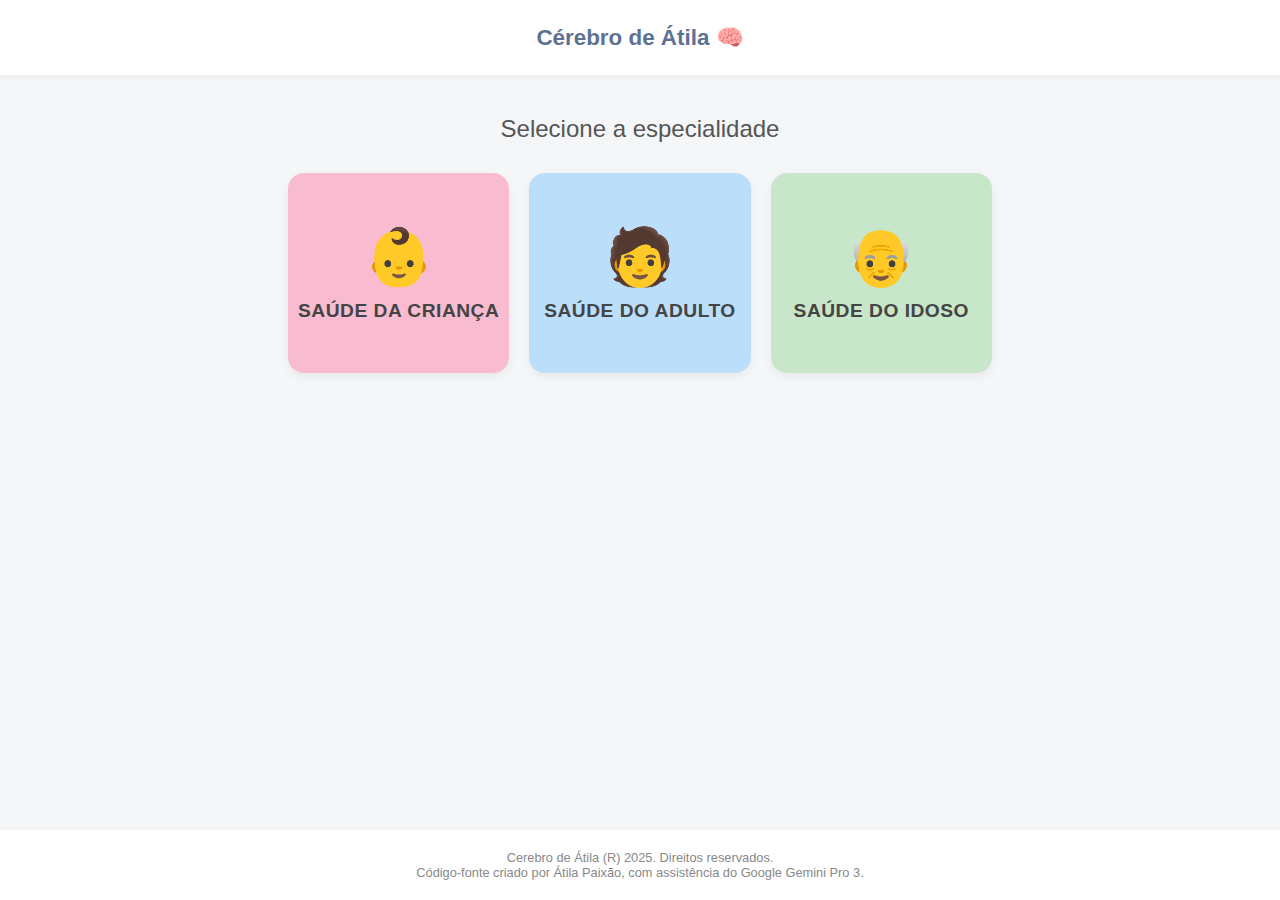
<file: index.html>
<!DOCTYPE html>
<html lang="pt-BR">
<head>
    <meta charset="UTF-8">
    <meta name="viewport" content="width=device-width, initial-scale=1.0">
    <title>Cérebro de Átila - Início</title>
    <link rel="stylesheet" href="style.css">
</head>
<body>
    <header class="app-header">
        <div class="app-title">Cérebro de Átila 🧠</div>
    </header>

    <div class="container">
        <h2 style="text-align:center; color:#555; font-weight:300; margin-bottom:30px;">Selecione a especialidade</h2>
        
        <div class="menu-grid-home">
            <a href="crianca.html" class="home-card bg-pastel-pink">
                <span class="card-icon">👶</span>
                <div class="card-title">Saúde da Criança</div>
            </a>
            
            <a href="adulto.html" class="home-card bg-pastel-blue">
                <span class="card-icon">🧑</span>
                <div class="card-title">Saúde do Adulto</div>
            </a>
            
            <a href="idoso.html" class="home-card bg-pastel-green">
                <span class="card-icon">👴</span>
                <div class="card-title">Saúde do Idoso</div>
            </a>
        </div>
    </div>

    <footer style="text-align:center; padding:20px; color:#888; font-size:0.8rem; border-top:1px solid #eee; margin-top:40px;">
        Cerebro de Átila (R) 2025. Direitos reservados.<br>
        Código-fonte criado por Átila Paixão, com assistência do Google Gemini Pro 3.
    </footer>

</body>
</html>
</file>
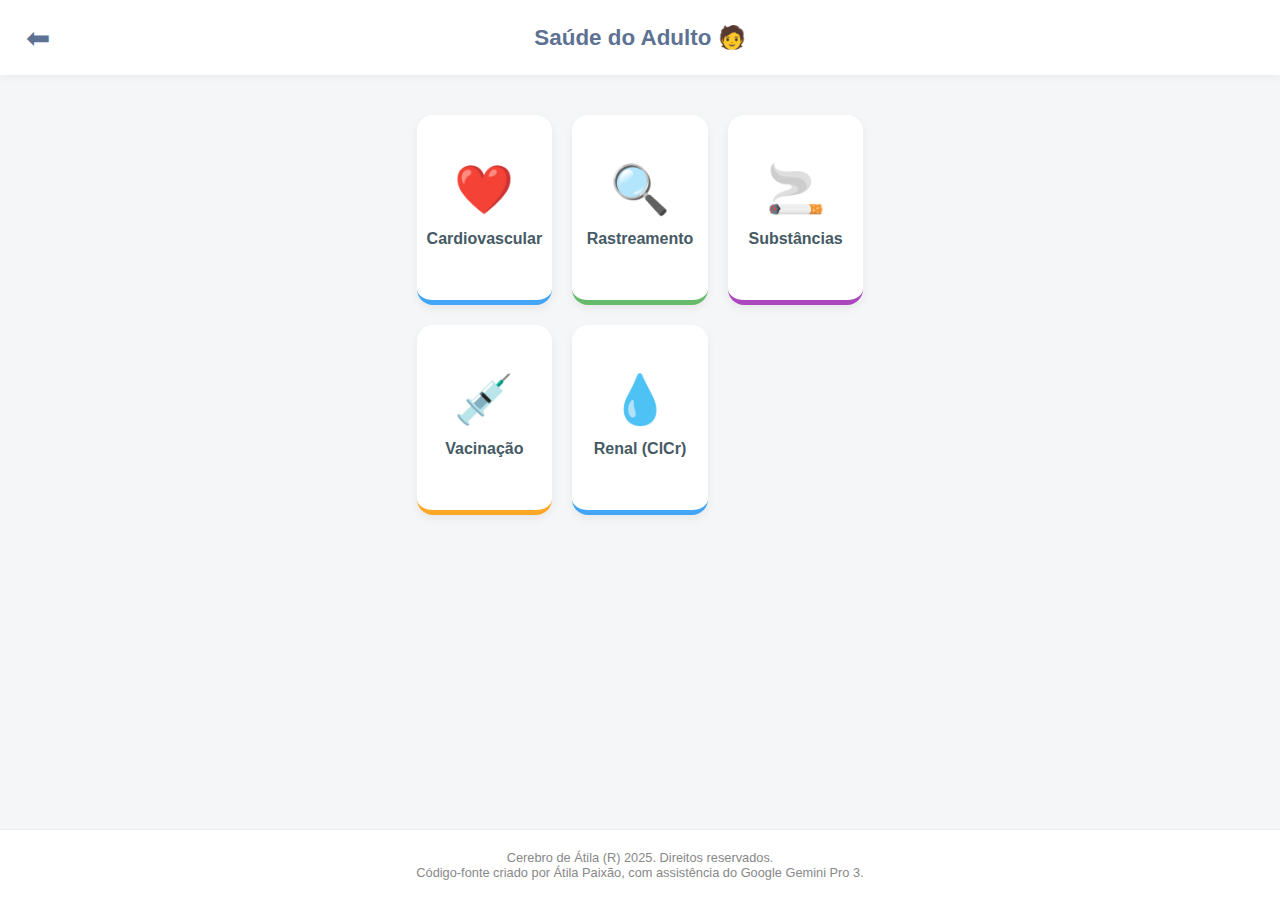
<file: adulto.html>
<!DOCTYPE html>
<html lang="pt-BR">
<head>
    <meta charset="UTF-8">
    <meta name="viewport" content="width=device-width, initial-scale=1.0">
    <title>Saúde do Adulto</title>
    <link rel="stylesheet" href="style.css">
    <style>
        /* Estilos específicos para esta página */
        .screening-card { 
            background: white; 
            padding: 15px; 
            border-radius: 10px; 
            margin-bottom: 12px; 
            border-left: 6px solid #ccc; 
            box-shadow: 0 2px 5px rgba(0,0,0,0.05); 
        }
        .sc-header { 
            font-weight: 800; 
            color: #455A64; 
            margin-bottom: 6px; 
            font-size: 1rem;
            text-transform: uppercase;
            letter-spacing: 0.5px;
        }
        .sc-body { font-size: 0.95rem; color: #333; line-height: 1.5; }
        
        .border-red { border-left-color: #EF5350; }
        .border-orange { border-left-color: #FFA726; }
        .border-green { border-left-color: #66BB6A; }

        /* Abas de Rastreamento */
        .tab-btn { flex: 1; padding: 12px; border: none; background: #ECEFF1; border-radius: 10px; cursor: pointer; font-weight: 700; color: #78909C; transition: all 0.2s; }
        .tab-btn.active { background: #37474F; color: #FFFFFF; box-shadow: 0 4px 6px rgba(0,0,0,0.1); } /* Botão ativo escuro */

        /* PREVENT Badge */
        .btn-info-badge {
            background-color: #E3F2FD; color: #1565C0; border: none; padding: 6px 12px; border-radius: 20px; font-size: 0.85rem; font-weight: 700; cursor: pointer; display: inline-flex; align-items: center; gap: 5px; text-decoration: none; float: right;
        }
        .btn-info-badge:hover { background-color: #BBDEFB; }
        .prevent-result-val { font-size: 2.2rem; font-weight: 900; color: var(--primary); }

        /* Espaçamento dos questionários */
        .q-block { margin-bottom: 30px; border-bottom: 1px solid #eee; padding-bottom: 15px; }
        .q-title { font-weight: 700; color: #333; margin-bottom: 12px; display: block; font-size: 1rem; }
    </style>
</head>
<body>

    <header class="app-header">
        <button class="back-btn" onclick="goBack()" id="backBtn">⬅</button>
        <div class="app-title">Saúde do Adulto 🧑</div>
    </header>

    <div class="container">

        <section id="view-adulto" class="view-section" style="display: block;">
            <div class="menu-grid">
                <div class="menu-card b-blue" onclick="navigateTo('view-prevent')">
                    <span class="card-icon">❤️</span><div class="card-title">Cardiovascular</div>
                </div>
                <div class="menu-card b-green" onclick="navigateTo('view-screening')">
                    <span class="card-icon">🔍</span><div class="card-title">Rastreamento</div>
                </div>
                <div class="menu-card b-purple" onclick="navigateTo('view-substancias')">
                    <span class="card-icon">🚬</span><div class="card-title">Substâncias</div>
                </div>
                <div class="menu-card b-orange" onclick="navigateTo('view-vacinas')">
                    <span class="card-icon">💉</span><div class="card-title">Vacinação</div>
                </div>
                <div class="menu-card b-blue" onclick="navigateTo('view-cockcroft')">
                    <span class="card-icon">💧</span><div class="card-title">Renal (ClCr)</div>
                </div>
            </div>
        </section>

        <section id="view-prevent" class="view-section">
            <div class="calc-box">
                <div style="overflow:hidden; margin-bottom:20px; border-bottom:1px solid #eee; padding-bottom:10px;">
                    <h3 style="float:left; margin:0; border:none;">Calculadora PREVENT™</h3>
                    <button class="btn-info-badge" onclick="document.getElementById('modalPrevent').style.display='flex'">ℹ️ Elegibilidade</button>
                </div>
                
                <div class="radio-inline-group">
                    <label class="radio-label"><input type="radio" name="horizon" value="10" checked onchange="updateUI()"> <span>10 Anos</span></label>
                    <label class="radio-label"><input type="radio" name="horizon" value="30" onchange="updateUI()"> <span>30 Anos</span></label>
                </div>

                <form onsubmit="event.preventDefault(); runPrevent();">
                    <div style="display:grid; grid-template-columns: 1fr 1fr; gap:15px;">
                        <div><label>Idade (anos)</label><input type="number" id="p-age" required><small id="age-hint" style="color:#888; font-size:0.8rem;">(30-79)</small></div>
                        <div><label>Sexo</label><select id="p-sex"><option value="female">Feminino</option><option value="male">Masculino</option></select></div>
                        <div><label>Colesterol Total</label><input type="number" id="p-chol" placeholder="mg/dL" required></div>
                        <div><label>HDL</label><input type="number" id="p-hdl" placeholder="mg/dL" required></div>
                        <div><label>Pressão Sistólica</label><input type="number" id="p-sbp" placeholder="mmHg" required></div>
                        <div><label>eGFR</label><input type="number" id="p-egfr" placeholder="mL/min" required></div>
                        <div><label>Peso (kg)</label><input type="number" id="p-w" required></div>
                        <div><label>Altura (cm)</label><input type="number" id="p-h" required></div>
                    </div>
                    <div style="background:#F1F3F4; padding:15px; border-radius:10px; margin-top:15px; display:grid; grid-template-columns: 1fr 1fr; gap:10px;">
                        <label>Diabetes? <select id="p-diab"><option value="0">Não</option><option value="1">Sim</option></select></label>
                        <label>Fumante? <select id="p-smoke"><option value="0">Não</option><option value="1">Sim</option></select></label>
                        <label>Anti-hipertensivo? <select id="p-meds"><option value="0">Não</option><option value="1">Sim</option></select></label>
                        <label>Estatina? <select id="p-stat"><option value="0">Não</option><option value="1">Sim</option></select></label>
                    </div>
                    <button class="btn-calc">Calcular Risco</button>
                </form>

                <div id="res-prevent" class="result-box">
                    <h4 style="margin:0; color:var(--primary); text-transform:uppercase; letter-spacing:1px;">Resultados Estimados</h4>
                    <div style="display:grid; grid-template-columns: 1fr 1fr; gap:15px; margin-top:15px;">
                        <div style="background:white; padding:15px; border-radius:10px; box-shadow:0 2px 5px rgba(0,0,0,0.05);">
                            <div style="font-size:0.8rem; color:#666; font-weight:bold; text-transform:uppercase;">CVD Total</div>
                            <div class="prevent-result-val" id="val-cvd">--</div>
                            <small style="color:#999;">Infarto e AVC</small>
                        </div>
                        <div style="background:white; padding:15px; border-radius:10px; box-shadow:0 2px 5px rgba(0,0,0,0.05);">
                            <div style="font-size:0.8rem; color:#666; font-weight:bold; text-transform:uppercase;">Insuf. Cardíaca</div>
                            <div class="prevent-result-val" id="val-hf">--</div>
                            <small style="color:#999;">Heart Failure</small>
                        </div>
                    </div>
                    <p style="font-size:0.9rem; color:#666; margin-top:15px;">IMC Calculado: <strong id="val-bmi">--</strong></p>
                </div>
            </div>
        </section>

        <section id="view-screening" class="view-section">
            <div class="calc-box">
                <h3>🔍 Rastreamento</h3>
                
                <div class="screening-tabs">
                    <button class="tab-btn active" onclick="switchTab('tab-geral', this)">Geral</button>
                    <button class="tab-btn" onclick="switchTab('tab-ist', this)">ISTs</button>
                </div>

                <div id="tab-geral">
                    <form onsubmit="event.preventDefault(); runScreening();">
                        <div style="display:grid; grid-template-columns: 1fr 1fr; gap:15px; margin-bottom:15px;">
                            <div><label>Sexo</label><select id="s-sex"><option value="F">Feminino</option><option value="M">Masculino</option></select></div>
                            <div><label>Idade</label><input type="number" id="s-age" required></div>
                        </div>
                        
                        <label style="font-weight:bold; margin-top:10px;">Fatores de Risco / Histórico:</label>
                        <div class="checkbox-group">
                            <label class="chk-item"><input type="checkbox" id="fr-obesidade"> Sobrepeso/Obesidade</label>
                            <label class="chk-item"><input type="checkbox" id="fr-has"> Hipertensão Arterial</label>
                            <label class="chk-item"><input type="checkbox" id="fr-dm-fam"> Histórico Familiar Diabetes</label>
                            <label class="chk-item"><input type="checkbox" id="fr-cvd"> Doença CV Pessoal</label>
                            <label class="chk-item"><input type="checkbox" id="fr-tabagismo"> Tabagismo</label>
                            <label class="chk-item"><input type="checkbox" id="fr-fam-colon"> Hist. Fam. Câncer Cólon</label>
                            <label class="chk-item"><input type="checkbox" id="fr-fam-prostata"> Hist. Fam. Câncer Próstata</label>
                        </div>
                        <button class="btn-calc" style="background:#4CAF50;">Gerar Recomendações</button>
                    </form>
                    <div id="res-screening" class="result-box" style="text-align:left; display:none;"></div>
                </div>

                <div id="tab-ist" style="display:none;">
                    <p style="font-size:0.9rem; color:#666; margin-bottom:15px;">Selecione os grupos de risco aplicáveis:</p>
                    <div class="checkbox-group">
                        <label class="chk-item"><input type="checkbox" id="ist-gestante"> Gestante</label>
                        <label class="chk-item"><input type="checkbox" id="ist-keypop"> População-Chave (HSH, Trans)</label>
                        <label class="chk-item"><input type="checkbox" id="ist-hiv"> PVHIV (Vivendo com HIV)</label>
                        <label class="chk-item"><input type="checkbox" id="ist-prep"> Em uso de PrEP</label>
                    </div>
                    <button class="btn-calc" style="background:#FFA726;" onclick="runIST()">Verificar Protocolo</button>
                    <div id="res-ist" class="result-box" style="text-align:left; display:none;"></div>
                </div>
            </div>
        </section>

        <section id="view-substancias" class="view-section">
            <div class="menu-grid">
                <div class="menu-card b-purple" onclick="navigateTo('view-cage')">
                    <span class="card-icon">🍺</span><div class="card-title">CAGE</div>
                </div>
                <div class="menu-card b-purple" onclick="navigateTo('view-audit')">
                    <span class="card-icon">📊</span><div class="card-title">AUDIT</div>
                </div>
                <div class="menu-card b-purple" onclick="navigateTo('view-fagerstrom')">
                    <span class="card-icon">🚬</span><div class="card-title">Fagerström</div>
                </div>
            </div>
        </section>

        <section id="view-cage" class="view-section">
            <div class="calc-box">
                <h3>🍺 CAGE (Triagem)</h3>
                <form onsubmit="event.preventDefault(); runCage();">
                    <div class="q-block">
                        <span class="q-title">1. Alguma vez sentiu que deveria diminuir a bebida? (Cut-down)</span>
                        <div class="radio-inline-group" style="justify-content:flex-start; margin:0; padding:10px;">
                            <label class="radio-label"><input type="radio" name="cage1" value="0" checked> Não</label>
                            <label class="radio-label"><input type="radio" name="cage1" value="1"> Sim</label>
                        </div>
                    </div>
                    <div class="q-block">
                        <span class="q-title">2. As pessoas o aborrecem criticando seu modo de beber? (Annoyed)</span>
                        <div class="radio-inline-group" style="justify-content:flex-start; margin:0; padding:10px;">
                            <label class="radio-label"><input type="radio" name="cage2" value="0" checked> Não</label>
                            <label class="radio-label"><input type="radio" name="cage2" value="1"> Sim</label>
                        </div>
                    </div>
                    <div class="q-block">
                        <span class="q-title">3. Sente culpa pela maneira com que bebe? (Guilty)</span>
                        <div class="radio-inline-group" style="justify-content:flex-start; margin:0; padding:10px;">
                            <label class="radio-label"><input type="radio" name="cage3" value="0" checked> Não</label>
                            <label class="radio-label"><input type="radio" name="cage3" value="1"> Sim</label>
                        </div>
                    </div>
                    <div class="q-block">
                        <span class="q-title">4. Bebe de manhã para diminuir nervosismo/ressaca? (Eye-opener)</span>
                        <div class="radio-inline-group" style="justify-content:flex-start; margin:0; padding:10px;">
                            <label class="radio-label"><input type="radio" name="cage4" value="0" checked> Não</label>
                            <label class="radio-label"><input type="radio" name="cage4" value="1"> Sim</label>
                        </div>
                    </div>
                    <button class="btn-calc btn-purple">Verificar Resultado</button>
                </form>
                <div id="res-cage" class="result-box"></div>
            </div>
        </section>

        <section id="view-audit" class="view-section">
            <div class="calc-box">
                <h3>📊 AUDIT (OMS)</h3>
                <p style="font-size:0.8rem; color:#666; margin-bottom:20px;">Refere-se aos últimos 12 meses.</p>
                <form onsubmit="event.preventDefault(); runAudit();">
                    
                    <div class="q-block"><span class="q-title">1. Com que frequência consome bebidas que contêm álcool?</span><label class="radio-opt"><input type="radio" name="aud0" value="0" checked> <span>Nunca</span></label><label class="radio-opt"><input type="radio" name="aud0" value="1"> <span>Mensal ou menos</span></label><label class="radio-opt"><input type="radio" name="aud0" value="2"> <span>2-4 vezes por mês</span></label><label class="radio-opt"><input type="radio" name="aud0" value="3"> <span>2-3 vezes por semana</span></label><label class="radio-opt"><input type="radio" name="aud0" value="4"> <span>4 ou mais vezes por semana</span></label></div>

                    <div class="q-block"><span class="q-title">2. Quantas doses consome num dia típico quando bebe?</span><label class="radio-opt"><input type="radio" name="aud1" value="0" checked> <span>1 ou 2</span></label><label class="radio-opt"><input type="radio" name="aud1" value="1"> <span>3 ou 4</span></label><label class="radio-opt"><input type="radio" name="aud1" value="2"> <span>5 ou 6</span></label><label class="radio-opt"><input type="radio" name="aud1" value="3"> <span>7 a 9</span></label><label class="radio-opt"><input type="radio" name="aud1" value="4"> <span>10 ou mais</span></label></div>

                    <div class="q-block"><span class="q-title">3. Com que frequência consome 6 ou mais doses numa única ocasião?</span><label class="radio-opt"><input type="radio" name="aud2" value="0" checked> <span>Nunca</span></label><label class="radio-opt"><input type="radio" name="aud2" value="1"> <span>Menos de mensalmente</span></label><label class="radio-opt"><input type="radio" name="aud2" value="2"> <span>Mensalmente</span></label><label class="radio-opt"><input type="radio" name="aud2" value="3"> <span>Semanalmente</span></label><label class="radio-opt"><input type="radio" name="aud2" value="4"> <span>Diariamente ou quase</span></label></div>

                    <div class="q-block"><span class="q-title">4. Com que frequência não conseguiu parar de beber depois de começar?</span><label class="radio-opt"><input type="radio" name="aud3" value="0" checked> <span>Nunca</span></label><label class="radio-opt"><input type="radio" name="aud3" value="1"> <span>Menos de mensalmente</span></label><label class="radio-opt"><input type="radio" name="aud3" value="2"> <span>Mensalmente</span></label><label class="radio-opt"><input type="radio" name="aud3" value="3"> <span>Semanalmente</span></label><label class="radio-opt"><input type="radio" name="aud3" value="4"> <span>Diariamente</span></label></div>

                    <div class="q-block"><span class="q-title">5. Com que frequência deixou de cumprir tarefas devido à bebida?</span><label class="radio-opt"><input type="radio" name="aud4" value="0" checked> <span>Nunca</span></label><label class="radio-opt"><input type="radio" name="aud4" value="1"> <span>Menos de mensalmente</span></label><label class="radio-opt"><input type="radio" name="aud4" value="2"> <span>Mensalmente</span></label><label class="radio-opt"><input type="radio" name="aud4" value="3"> <span>Semanalmente</span></label><label class="radio-opt"><input type="radio" name="aud4" value="4"> <span>Diariamente</span></label></div>

                    <div class="q-block"><span class="q-title">6. Precisou beber pela manhã para curar ressaca?</span><label class="radio-opt"><input type="radio" name="aud5" value="0" checked> <span>Nunca</span></label><label class="radio-opt"><input type="radio" name="aud5" value="1"> <span>Menos de mensalmente</span></label><label class="radio-opt"><input type="radio" name="aud5" value="2"> <span>Mensalmente</span></label><label class="radio-opt"><input type="radio" name="aud5" value="3"> <span>Semanalmente</span></label><label class="radio-opt"><input type="radio" name="aud5" value="4"> <span>Diariamente</span></label></div>

                    <div class="q-block"><span class="q-title">7. Sentimento de culpa ou remorso após beber?</span><label class="radio-opt"><input type="radio" name="aud6" value="0" checked> <span>Nunca</span></label><label class="radio-opt"><input type="radio" name="aud6" value="1"> <span>Menos de mensalmente</span></label><label class="radio-opt"><input type="radio" name="aud6" value="2"> <span>Mensalmente</span></label><label class="radio-opt"><input type="radio" name="aud6" value="3"> <span>Semanalmente</span></label><label class="radio-opt"><input type="radio" name="aud6" value="4"> <span>Diariamente</span></label></div>

                    <div class="q-block"><span class="q-title">8. Teve apagão de memória (amnésia) devido à bebida?</span><label class="radio-opt"><input type="radio" name="aud7" value="0" checked> <span>Nunca</span></label><label class="radio-opt"><input type="radio" name="aud7" value="1"> <span>Menos de mensalmente</span></label><label class="radio-opt"><input type="radio" name="aud7" value="2"> <span>Mensalmente</span></label><label class="radio-opt"><input type="radio" name="aud7" value="3"> <span>Semanalmente</span></label><label class="radio-opt"><input type="radio" name="aud7" value="4"> <span>Diariamente</span></label></div>

                    <div class="q-block"><span class="q-title">9. Você ou alguém se feriu por causa da sua bebida?</span><label class="radio-opt"><input type="radio" name="aud8" value="0" checked> <span>Não</span></label><label class="radio-opt"><input type="radio" name="aud8" value="2"> <span>Sim, mas não no último ano</span></label><label class="radio-opt"><input type="radio" name="aud8" value="4"> <span>Sim, no último ano</span></label></div>

                    <div class="q-block"><span class="q-title">10. Parente ou médico sugeriu que parasse de beber?</span><label class="radio-opt"><input type="radio" name="aud9" value="0" checked> <span>Não</span></label><label class="radio-opt"><input type="radio" name="aud9" value="2"> <span>Sim, mas não no último ano</span></label><label class="radio-opt"><input type="radio" name="aud9" value="4"> <span>Sim, no último ano</span></label></div>

                    <button class="btn-calc btn-purple">Calcular Pontuação</button>
                </form>
                <div id="res-audit" class="result-box" style="text-align:left;"></div>
            </div>
        </section>

        <section id="view-fagerstrom" class="view-section">
            <div class="calc-box">
                <h3>🚬 Fagerström (Tabagismo)</h3>
                <form onsubmit="event.preventDefault(); runFager();">
                    
                    <div class="q-block"><span class="q-title">1. Quanto tempo após acordar fuma o 1º cigarro?</span><label class="radio-opt"><input type="radio" name="fag0" value="3" checked> <span>&lt; 5 min</span></label><label class="radio-opt"><input type="radio" name="fag0" value="2"> <span>6-30 min</span></label><label class="radio-opt"><input type="radio" name="fag0" value="1"> <span>31-60 min</span></label><label class="radio-opt"><input type="radio" name="fag0" value="0"> <span>&gt; 60 min</span></label></div>

                    <div class="q-block"><span class="q-title">2. Acha difícil não fumar em locais proibidos?</span><label class="radio-opt"><input type="radio" name="fag1" value="1"> <span>Sim</span></label><label class="radio-opt"><input type="radio" name="fag1" value="0" checked> <span>Não</span></label></div>

                    <div class="q-block"><span class="q-title">3. Qual cigarro traz mais satisfação?</span><label class="radio-opt"><input type="radio" name="fag2" value="1"> <span>O primeiro da manhã</span></label><label class="radio-opt"><input type="radio" name="fag2" value="0" checked> <span>Outros</span></label></div>

                    <div class="q-block"><span class="q-title">4. Quantos cigarros fuma por dia?</span><label class="radio-opt"><input type="radio" name="fag3" value="0" checked> <span>&lt; 10</span></label><label class="radio-opt"><input type="radio" name="fag3" value="1"> <span>11-20</span></label><label class="radio-opt"><input type="radio" name="fag3" value="2"> <span>21-30</span></label><label class="radio-opt"><input type="radio" name="fag3" value="3"> <span>&gt; 31</span></label></div>

                    <div class="q-block"><span class="q-title">5. Fuma mais frequentemente pela manhã?</span><label class="radio-opt"><input type="radio" name="fag4" value="1"> <span>Sim</span></label><label class="radio-opt"><input type="radio" name="fag4" value="0" checked> <span>Não</span></label></div>

                    <div class="q-block"><span class="q-title">6. Fuma mesmo se estiver doente (acamado)?</span><label class="radio-opt"><input type="radio" name="fag5" value="1"> <span>Sim</span></label><label class="radio-opt"><input type="radio" name="fag5" value="0" checked> <span>Não</span></label></div>

                    <button class="btn-calc btn-purple">Avaliar Dependência</button>
                </form>
                <div id="res-fager" class="result-box"></div>
            </div>
        </section>

        <section id="view-vacinas" class="view-section">
            <div class="calc-box">
                <h3>💉 Vacinação Adulto (20-59 anos)</h3>
                <ul class="vaccine-list">
                    <li class="vaccine-item"><div class="vaccine-header" onclick="toggleVac(this)"><span>🛡️</span> <strong>Hepatite B (3 Doses)</strong></div><div class="vaccine-content">Esquema: 0, 1 e 6 meses.<br>Indicação: Pessoas não vacinadas.<br>Local: Deltoide.</div></li>
                    <li class="vaccine-item"><div class="vaccine-header" onclick="toggleVac(this)"><span>🩹</span> <strong>Dupla Adulto (dT)</strong></div><div class="vaccine-content">Reforço: A cada 10 anos.<br>Ferimentos graves: Antecipar se > 5 anos.<br>Gestantes: dTpa (20ª sem).</div></li>
                    <li class="vaccine-item"><div class="vaccine-header" onclick="toggleVac(this)"><span>🦠</span> <strong>Tríplice Viral (SCR)</strong></div><div class="vaccine-content">Até 29 anos: 2 doses.<br>30 a 59 anos: 1 dose.<br>CI: Gestantes/Imunossuprimidos.</div></li>
                    <li class="vaccine-item"><div class="vaccine-header" onclick="toggleVac(this)"><span>🦟</span> <strong>Febre Amarela</strong></div><div class="vaccine-content">Dose única para nunca vacinados.<br>Precaução: >60 anos, gestantes, lactantes.</div></li>
                    <li class="vaccine-item"><div class="vaccine-header" onclick="toggleVac(this)"><span>🤧</span> <strong>Influenza (Gripe)</strong></div><div class="vaccine-content">Indicação: Dose anual durante campanhas.<br>Público Prioritário: Idosos, saúde, comorbidades.</div></li>
                </ul>
            </div>
        </section>

        <section id="view-cockcroft" class="view-section">
            <div class="calc-box">
                <h3>💧 Clearance de Creatinina</h3>
                <form onsubmit="event.preventDefault(); runCockcroft();">
                    <div style="display:grid; grid-template-columns:1fr 1fr; gap:15px;">
                        <div><label>Idade</label><input type="number" id="c-age" required></div>
                        <div><label>Peso (kg)</label><input type="number" id="c-w" required></div>
                        <div><label>Creatinina</label><input type="number" id="c-cr" step="0.01" required></div>
                        <div><label>Sexo</label><select id="c-sex"><option value="M">Masculino</option><option value="F">Feminino</option></select></div>
                    </div>
                    <button class="btn-calc btn-blue">Calcular ClCr</button>
                </form>
                <div id="res-cockcroft" class="result-box"></div>
            </div>
        </section>

    </div>

    <div id="modalPrevent" class="modal">
        <div class="modal-content">
            <span class="close-modal" onclick="document.getElementById('modalPrevent').style.display='none'">&times;</span>
            <h3 style="margin-top:0; color:var(--accent);">ℹ️ Elegibilidade</h3>
            <div style="background:#FFEBEE; padding:15px; border-radius:10px; margin-bottom:15px; border-left:4px solid #EF5350;">
                <strong>Contraindicações:</strong>
                <ul style="margin:5px 0 0 15px; font-size:0.9rem;">
                    <li>Doença Cardiovascular Prévia (Infarto, AVC, IC).</li>
                    <li>Pacientes em Diálise.</li>
                </ul>
            </div>
            <p><strong>Faixas Etárias:</strong></p>
            <ul>
                <li>Risco 10 Anos: 30 a 79 anos.</li>
                <li>Risco 30 Anos: 30 a 59 anos.</li>
            </ul>
        </div>
    </div>

    <footer style="text-align:center; padding:20px; color:#888; font-size:0.8rem; border-top:1px solid #eee; margin-top:40px;">
        Cerebro de Átila (R) 2025. Direitos reservados.<br>
        Código-fonte criado por Átila Paixão, com assistência do Google Gemini Pro 3.
    </footer>

    <script>
        // NAVEGAÇÃO
        let stack = ['view-adulto'];

        function navigateTo(targetId) {
            document.querySelectorAll('.view-section').forEach(v => v.style.display = 'none');
            document.getElementById(targetId).style.display = 'block';
            stack.push(targetId);
            window.scrollTo(0,0);
        }

        function goBack() {
            if(stack.length > 1) {
                stack.pop();
                const prev = stack[stack.length - 1];
                document.querySelectorAll('.view-section').forEach(v => v.style.display = 'none');
                document.getElementById(prev).style.display = 'block';
            } else {
                window.location.href = 'index.html';
            }
        }

        function toggleVac(el) { const c = el.nextElementSibling; c.style.display = c.style.display === 'block' ? 'none' : 'block'; }
        
        function switchTab(id, btn) {
            document.getElementById('tab-geral').style.display = id==='tab-geral'?'block':'none';
            document.getElementById('tab-ist').style.display = id==='tab-ist'?'block':'none';
            document.querySelectorAll('.tab-btn').forEach(b => b.classList.remove('active'));
            btn.classList.add('active');
        }

        function updateUI() {
            const h = document.querySelector('input[name="horizon"]:checked').value;
            document.getElementById('age-hint').innerText = h==='30' ? "(30-59 anos)" : "(30-79 anos)";
        }

        // --- PREVENT LOGIC (100% ORIGINAL - Lógica Matemática Completa) ---
        function runPrevent() {
            const h = document.querySelector('input[name="horizon"]:checked').value;
            const sex = document.getElementById('p-sex').value;
            const age = parseFloat(document.getElementById('p-age').value);
            const tc = parseFloat(document.getElementById('p-chol').value);
            const hdl = parseFloat(document.getElementById('p-hdl').value);
            const sbp = parseFloat(document.getElementById('p-sbp').value);
            const egfr = parseFloat(document.getElementById('p-egfr').value);
            const w = parseFloat(document.getElementById('p-w').value);
            const ht = parseFloat(document.getElementById('p-h').value);
            const diab = parseInt(document.getElementById('p-diab').value);
            const smk = parseInt(document.getElementById('p-smoke').value);
            const meds = parseInt(document.getElementById('p-meds').value);
            const statin = parseInt(document.getElementById('p-stat').value);

            if(!age||!tc||!sbp||!w||!ht){ alert("Preencha todos os campos obrigatórios."); return; }
            if(h==='30' && age>59){ alert("Cálculo 30 anos validado apenas até 59 anos."); return; }

            const bmi = w / ((ht/100)**2);
            // Coeficientes e transformações AHA 2023 (Base Model)
            const c_age=(age-55)/10, c_age2=c_age**2, nonhdl=(tc-hdl)*0.02586-3.5, c_hdl=(hdl*0.02586-1.3)/0.3, sbp_min=(Math.min(sbp,110)-110)/20, sbp_max=(Math.max(sbp,110)-130)/20, egfr_min=(Math.min(egfr,60)-60)/-15, egfr_max=(Math.max(egfr,60)-90)/-15, c_bmi_min=(Math.min(bmi,30)-25)/5, c_bmi_max=(Math.max(bmi,30)-30)/5;
            let l_cvd=0, l_hf=0;

            if(h==='30') {
                if(sex==='female') {
                    l_cvd=-1.318827 + 0.5503079*c_age - 0.0928369*c_age2 + 0.0409794*nonhdl - 0.1663306*c_hdl - 0.1628654*sbp_min + 0.3299505*sbp_max + 0.6793894*diab + 0.3196112*smk + 0.1857101*egfr_min + 0.0553528*egfr_max + 0.2894*meds - 0.075688*statin - 0.0845505*(meds*sbp_max) + 0.1071019*(statin*nonhdl) - 0.0751438*(c_age*nonhdl) + 0.0301786*(c_age*c_hdl) - 0.0998776*(c_age*sbp_max) - 0.3206166*(c_age*diab) - 0.1607862*(c_age*smk) - 0.1450788*(c_age*egfr_min);
                    l_hf=-2.205379 + 0.6254374*c_age - 0.0983038*c_age2 - 0.3919241*sbp_min + 0.3142295*sbp_max + 0.8330787*diab + 0.3438651*smk + 0.0594874*c_bmi_min + 0.2525536*c_bmi_max + 0.333921*meds - 0.1339765*(meds*sbp_max) - 0.0974299*(c_age*sbp_max) - 0.404855*(c_age*diab) - 0.1982991*(c_age*smk) - 0.0035619*(c_age*c_bmi_max) - 0.1564215*(c_age*egfr_min);
                } else {
                    l_cvd=-1.148204 + 0.4627309*c_age - 0.0984281*c_age2 + 0.0836088*nonhdl - 0.1029824*c_hdl - 0.2140352*sbp_min + 0.2904325*sbp_max + 0.5331276*diab + 0.2141914*smk + 0.1155556*egfr_min + 0.0603775*egfr_max + 0.232714*meds - 0.0272112*statin - 0.0576732*(meds*sbp_max) + 0.134192*(statin*nonhdl) - 0.0511759*(c_age*nonhdl) + 0.0165865*(c_age*c_hdl) - 0.1101437*(c_age*sbp_max) - 0.2585943*(c_age*diab) - 0.1566406*(c_age*smk) - 0.1166776*(c_age*egfr_min);
                    l_hf=-1.95751 + 0.5681541*c_age - 0.1048388*c_age2 - 0.4761564*sbp_min + 0.30324*sbp_max + 0.6840338*diab + 0.2656273*smk + 0.0833107*c_bmi_min + 0.26999*c_bmi_max + 0.2541805*egfr_min + 0.0638923*egfr_max + 0.2583631*meds - 0.0497731*(meds*sbp_max) - 0.1269124*(c_age*sbp_max) - 0.3273572*(c_age*diab) - 0.2043019*(c_age*smk) + 0.0068126*(c_age*c_bmi_max) - 0.1342618*(c_age*egfr_min);
                }
            } else { // 10 Anos
                if(sex==='female') {
                    l_cvd=-3.307728 + 0.7939329*c_age + 0.0305239*nonhdl - 0.1606857*c_hdl - 0.2394003*sbp_min + 0.360078*sbp_max + 0.8667604*diab + 0.5360739*smk + 0.6045917*egfr_min + 0.0433769*egfr_max + 0.3151672*meds - 0.1477655*statin - 0.0663612*(meds*sbp_max) + 0.1197879*(statin*nonhdl) - 0.0819715*(c_age*nonhdl) + 0.0306769*(c_age*c_hdl) - 0.0946348*(c_age*sbp_max) - 0.27057*(c_age*diab) - 0.078715*(c_age*smk) - 0.1637806*(c_age*egfr_min);
                    l_hf=-4.310409 + 0.8998235*c_age - 0.4559771*sbp_min + 0.3576505*sbp_max + 1.038346*diab + 0.583916*smk - 0.0072294*c_bmi_min + 0.2997706*c_bmi_max + 0.7451638*egfr_min + 0.0557087*egfr_max + 0.3534442*meds - 0.0981511*(meds*sbp_max) - 0.0946663*(c_age*sbp_max) - 0.3581041*(c_age*diab) - 0.1159453*(c_age*smk) - 0.003878*(c_age*c_bmi_max) - 0.1884289*(c_age*egfr_min);
                } else {
                    l_cvd=-3.031168 + 0.7688528*c_age + 0.0736174*nonhdl - 0.0954431*c_hdl - 0.4347345*sbp_min + 0.3362658*sbp_max + 0.7692857*diab + 0.4386871*smk + 0.5378979*egfr_min + 0.0164827*egfr_max + 0.288879*meds - 0.1337349*statin - 0.0475924*(meds*sbp_max) + 0.150273*(statin*nonhdl) - 0.0517874*(c_age*nonhdl) + 0.0191169*(c_age*c_hdl) - 0.1049477*(c_age*sbp_max) - 0.2251948*(c_age*diab) - 0.0895067*(c_age*smk) - 0.1543702*(c_age*egfr_min);
                    l_hf=-3.946391 + 0.8972642*c_age - 0.6811466*sbp_min + 0.3634461*sbp_max + 0.923776*diab + 0.5023736*smk - 0.0485841*c_bmi_min + 0.3726929*c_bmi_max + 0.6926917*egfr_min + 0.0251827*egfr_max + 0.2980922*meds - 0.0497731*(meds*sbp_max) - 0.1289201*(c_age*sbp_max) - 0.3040924*(c_age*diab) - 0.1401688*(c_age*smk) + 0.0068126*(c_age*c_bmi_max) - 0.1797778*(c_age*egfr_min);
                }
            }
            
            const r_cvd = 100 * (Math.exp(l_cvd)/(1+Math.exp(l_cvd)));
            const r_hf = 100 * (Math.exp(l_hf)/(1+Math.exp(l_hf)));
            
            document.getElementById('res-prevent').style.display = 'block';
            document.getElementById('val-cvd').innerText = r_cvd.toFixed(1) + "%";
            document.getElementById('val-hf').innerText = r_hf.toFixed(1) + "%";
            document.getElementById('val-bmi').innerText = bmi.toFixed(1);
        }

        // --- RASTREAMENTO & IST ---
        function runScreening() {
            const sex = document.getElementById('s-sex').value;
            const age = parseFloat(document.getElementById('s-age').value);
            const list = document.getElementById('res-screening');
            let html = "";

            if(sex==='F' && age>=25 && age<=64) html+=card('orange','Câncer Colo de Útero','DNA-HPV (5/5 anos) ou Citopatológico (3/3 anos).');
            if(sex==='F' && age>=40 && age<=74) html+=card('orange','Câncer de Mama','Mamografia (Anual/Bienal).');
            if(sex==='M' && age>=50) html+=card('orange','Câncer de Próstata','Decisão Compartilhada PSA/Toque.');
            if(age>=50 && age<=75) html+=card('orange','Câncer Colorretal','Sangue Oculto (Anual) ou Colonoscopia.');
            if(document.getElementById('fr-fam-colon').checked) html+=card('red','Câncer Colorretal (Alto Risco)','Colonoscopia Precoce (Consulte especialista).');
            if(age>=35 || document.getElementById('fr-obesidade').checked) html+=card('orange','Diabetes','Glicemia Jejum/HbA1c.');
            
            // Texto HAS atualizado
            if(document.getElementById('fr-has').checked) html+=card('orange','Monitoramento HAS','Anual: Sumário de urina, Ácido Úrico, K, Cr, Microalbuminúria, Glicemia, HbA1c, Perfil Lipídico, ECG.');
            
            if(age>=20 && (document.getElementById('fr-cvd').checked || document.getElementById('fr-tabagismo').checked || document.getElementById('fr-has').checked || document.getElementById('fr-obesidade').checked)) html+=card('orange','Dislipidemia','Colesterol Total e Frações.');

            list.innerHTML = html || card('green','Tudo Certo','Manter acompanhamento de rotina.');
            list.style.display = 'block';
        }
        function card(color, title, text) { return `<div class="screening-card border-${color}"><div class="sc-header">${title}</div><div class="sc-body">${text}</div></div>`; }

        function runIST() {
            const list = document.getElementById('res-ist');
            const age = parseFloat(document.getElementById('s-age').value); 
            let html = card('orange','População Geral','HIV, Sífilis, Hep B/C (Mínimo Anual).');

            if(age && age < 30) {
                html += card('orange','< 30 Anos','Rastreio Anual Obrigatório (Surtos recentes).');
            }
            if(document.getElementById('ist-gestante').checked) {
                html += card('red','Gestante','1ª Consulta + 3º Tri + Parto: HIV, Sífilis, Hep B/C. Tratar parcerias.');
            }
            if(document.getElementById('ist-prep').checked) {
                html += card('orange','Em PrEP','Trimestral: HIV, Sífilis, Clamídia/Gonorreia (genital e extragenital).');
            }
            if(document.getElementById('ist-keypop').checked) {
                html += card('orange','População Chave','Semestral: HIV, Sífilis, Hep B/C. Clamídia/Gonorreia (genital e extragenital).');
            }
            if(document.getElementById('ist-hiv').checked) {
                html += card('orange','PVHIV','Anual: Sífilis, Hep C (se não reagente), Clamídia/Gonorreia. Hep B: monitorar imunidade.');
            }
            
            list.innerHTML = html;
            list.style.display = 'block';
        }

        // --- FAGERSTROM (Corrigido) ---
        function runFager() {
            let s = 0; 
            for(let i=0; i<6; i++) { 
                const els = document.getElementsByName('fag'+i); 
                for(let el of els) if(el.checked) s += parseInt(el.value); 
            }
            let d = "";
            if (s <= 2) d = "Muito Baixa";
            else if (s <= 4) d = "Baixa";
            else if (s === 5) d = "Média";
            else if (s <= 7) d = "Elevada";
            else d = "Muito Elevada";
            
            const res = document.getElementById('res-fager');
            res.innerHTML = `<div class="result-val" style="color:var(--primary);">${s} Pontos</div><div style="font-weight:bold; margin-top:5px; color:#555;">Dependência ${d}</div>`;
            res.style.display = 'block';
        }

        // --- CAGE ---
        function runCage() {
            let s = 0; for(let i=1; i<=4; i++) { const els = document.getElementsByName('cage'+i); for(let el of els) if(el.checked) s += parseInt(el.value); }
            const res = document.getElementById('res-cage');
            res.style.display = 'block';
            res.innerHTML = `<div class="result-val" style="color:${s>=2?'#EF5350':'#66BB6A'}">${s}/4</div><div style="font-weight:bold; margin-top:5px;">${s>=2?'Sugestivo de Dependência':'Triagem Negativa'}</div>`;
        }

        // --- AUDIT ---
        function runAudit() {
            let s = 0; for(let i=0; i<10; i++) { const els = document.getElementsByName('aud'+i); for(let el of els) if(el.checked) s += parseInt(el.value); }
            let z="", a="", c="";
            if(s<=7){z="Zona I (Baixo Risco)";a="Educação em saúde.";c="#66BB6A";}
            else if(s<=15){z="Zona II (Uso de Risco)";a="Aconselhamento Simples / Intervenção Breve.";c="#FFA726";}
            else if(s<=19){z="Zona III (Uso Nocivo)";a="Intervenção Breve e Monitoramento.";c="#FB8C00";}
            else{z="Zona IV (Provável Dependência)";a="Encaminhamento para especialista (CAPS-AD).";c="#EF5350";}
            
            const res = document.getElementById('res-audit');
            res.style.display = 'block';
            res.innerHTML = `<div class="result-val" style="color:${c}">${s} Pontos</div><div style="font-weight:bold; margin-bottom:5px;">${z}</div><div style="background:#f9f9f9; padding:10px; border-radius:8px; font-size:0.9rem; text-align:left;"><strong>Conduta:</strong> ${a}</div>`;
        }

        // --- COCKCROFT ---
        function runCockcroft(){
            const age=parseFloat(document.getElementById('c-age').value), w=parseFloat(document.getElementById('c-w').value), cr=parseFloat(document.getElementById('c-cr').value), sex=document.getElementById('c-sex').value;
            if(!age||!w||!cr){alert("Preencha tudo");return;}
            let cl=((140-age)*w)/(72*cr); if(sex==='female')cl*=0.85;
            document.getElementById('res-cockcroft').style.display='block';
            let st=cl>90?"Normal":cl>60?"Leve":cl>30?"Moderado":cl>15?"Grave":"Falência";
            document.getElementById('res-cockcroft').innerHTML=`<div class="result-val">${cl.toFixed(1)}</div>mL/min<div style="font-weight:bold; margin-top:5px; color:#555;">${st}</div>`;
        }
    </script>
</body>
</html>
</file>
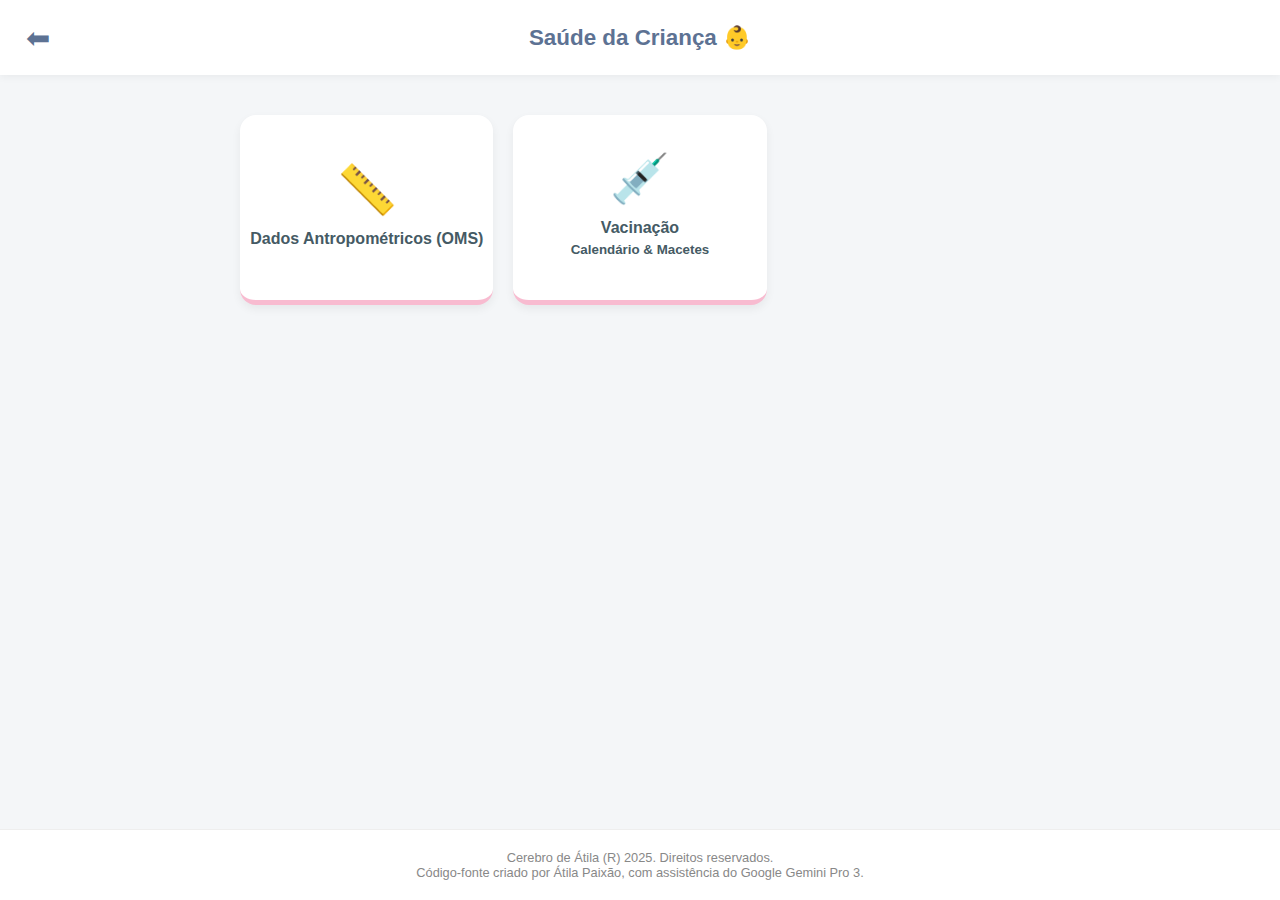
<file: crianca.html>
<!DOCTYPE html>
<html lang="pt-BR">
<head>
    <meta charset="UTF-8">
    <meta name="viewport" content="width=device-width, initial-scale=1.0">
    <title>Saúde da Criança</title>
    <link rel="stylesheet" href="style.css">
    <style>
        /* Estilos específicos para Vacinação */
        .filter-container { display: flex; gap: 10px; margin-bottom: 20px; }
        .filter-btn { flex: 1; padding: 10px; border: 1px solid #ddd; background: #fff; border-radius: 8px; cursor: pointer; font-weight: bold; color: #666; transition: all 0.2s; }
        .filter-btn.active { background: #EC407A; color: white; border-color: #EC407A; box-shadow: 0 4px 10px rgba(236, 64, 122, 0.3); }
        
        .vac-card { background: white; border-radius: 12px; padding: 15px; margin-bottom: 10px; border-left: 5px solid #EC407A; box-shadow: 0 2px 5px rgba(0,0,0,0.05); }
        .vac-title { font-weight: 800; font-size: 1rem; color: #333; margin-bottom: 5px; display: flex; justify-content: space-between; align-items: center; }
        .vac-subtitle { font-size: 0.85rem; color: #666; font-weight: 600; margin-bottom: 8px; display: block; }
        .vac-detail { font-size: 0.9rem; color: #444; background: #FCE4EC; padding: 8px; border-radius: 6px; margin-top: 5px; }
        .vac-obs { font-size: 0.8rem; color: #888; font-style: italic; margin-top: 5px; }

        /* Estilo Macetes */
        .macete-box { background: #E3F2FD; border: 2px dashed #64B5F6; border-radius: 12px; padding: 15px; margin-bottom: 20px; display: none; }
        .macete-item { margin-bottom: 8px; font-size: 0.95rem; color: #1565C0; }
        .macete-tag { background: #1976D2; color: white; padding: 2px 6px; border-radius: 4px; font-weight: bold; margin-right: 5px; font-size: 0.8rem; }
    </style>
</head>
<body>

    <header class="app-header">
        <button class="back-btn" onclick="goBack()" id="backBtn">⬅</button>
        <div class="app-title">Saúde da Criança 👶</div>
    </header>

    <div class="container">

        <section id="view-crianca-menu" class="view-section" style="display: block;">
            <div class="menu-grid">
                <div class="menu-card border-ped" onclick="navigateTo('view-ped-antropometria')">
                    <span class="card-icon">📏</span>
                    <div class="card-title">Dados Antropométricos (OMS)</div>
                </div>
                <div class="menu-card border-ped" onclick="navigateTo('view-ped-vacinas')">
                    <span class="card-icon">💉</span>
                    <div class="card-title">Vacinação<br><small>Calendário & Macetes</small></div>
                </div>
            </div>
        </section>

        <section id="view-ped-antropometria" class="view-section">
            <div class="calc-box">
                <h3>Dados Antropométricos (OMS)</h3>
                <form onsubmit="event.preventDefault(); runCalculoZ();">
                    <div style="background:#FFF8E1; padding:15px; border-radius:12px; margin-bottom:20px; border:1px solid #FFE0B2;">
                        <div style="display:grid; grid-template-columns: 1fr 1fr; gap:10px;">
                            <div><label>Nascimento</label><input type="date" id="ped-dob" required></div>
                            <div><label>Consulta</label><input type="date" id="ped-visit" required></div>
                        </div>
                        <div id="ped-age-display" style="text-align:center; font-weight:bold; color:#F57C00; margin-top:5px; font-size:0.95rem;"></div>
                    </div>
                    <label>Sexo</label><select id="ped-sex"><option value="BOYS">Masculino</option><option value="GIRLS">Feminino</option></select>
                    <div style="display:grid; grid-template-columns: 1fr 1fr; gap:15px;">
                        <div><label>Peso (kg)</label><input type="number" id="ped-w" step="0.001" required></div>
                        <div><label>Estatura (cm)</label><input type="number" id="ped-h" step="0.1" required></div>
                    </div>
                    <label>Perímetro Cefálico (cm)</label><input type="number" id="ped-hc" step="0.1">
                    <button class="btn-calc" style="background:var(--primary);">Calcular e Classificar</button>
                </form>
                <div id="ped-res-area" class="result-box">
                    <h4 style="margin:0 0 15px 0; color:var(--primary);">RESULTADOS</h4>
                    <div id="ped-zscore-results"></div>
                </div>
            </div>
        </section>

        <section id="view-ped-vacinas" class="view-section">
            <div class="calc-box">
                <h3 style="color:#D81B60;">💉 Calendário Nacional</h3>
                
                <div class="filter-container">
                    <button class="filter-btn active" onclick="setVacMode('idade', this)">Por Idade</button>
                    <button class="filter-btn" onclick="setVacMode('vacina', this)">Por Vacina</button>
                    <button class="filter-btn" style="background:#E3F2FD; color:#1565C0; border-color:#90CAF9;" onclick="toggleMacetes()">💡 Macetes</button>
                </div>

                <div id="macetes-box" class="macete-box">
                    <h4 style="margin-top:0; color:#0D47A1;">Mnemônicos de Vacinação</h4>
                    <div class="macete-item"><span class="macete-tag">Ao Nascer</span> BB (BCG + Hep B)</div>
                    <div class="macete-item"><span class="macete-tag">2 Meses</span> 4 Ps: Penta, Polio (VIP), Pneumo, Piriri (Rota)</div>
                    <div class="macete-item"><span class="macete-tag">3 Meses</span> 3 invertido vira M (Meningo C)</div>
                    <div class="macete-item"><span class="macete-tag">4 Meses</span> Repete 2º mês (4 Ps)</div>
                    <div class="macete-item"><span class="macete-tag">5 Meses</span> Repete 3º mês (Meningo C)</div>
                    <div class="macete-item"><span class="macete-tag">6 Meses</span> "COm 6": COVID + (5+1) -> Penta + VIP</div>
                    <div class="macete-item"><span class="macete-tag">7 Meses</span> 2ª Dose COVID</div>
                    <div class="macete-item"><span class="macete-tag">9 Meses</span> Febre Amarela</div>
                    <div class="macete-item"><span class="macete-tag">12 Meses</span> TPM (Três Melhores Presentes): Tríplice, Pneumo 10, Meningo C</div>
                    <div class="macete-item"><span class="macete-tag">15 Meses</span> A Debutante Vira Tequila: Hep A, DTP, VIP, Tetraviral</div>
                    <div class="macete-item"><span class="macete-tag">4 Anos</span> Depois FAz Vacina: DTP, Febre Amarela, Varicela</div>
                    <div class="macete-item"><span class="macete-tag">9-14 Anos</span> HPV (Meninos e Meninas)</div>
                </div>

                <div id="vac-list"></div>
            </div>
        </section>

    </div>

    <footer style="text-align:center; padding:20px; color:#888; font-size:0.8rem; border-top:1px solid #eee; margin-top:40px;">
        Cerebro de Átila (R) 2025. Direitos reservados.<br>
        Código-fonte criado por Átila Paixão, com assistência do Google Gemini Pro 3.
    </footer>

    <script src="dados_oms.js"></script>

    <script>
        // --- NAVEGAÇÃO ---
        let stack = ['view-crianca-menu'];
        function navigateTo(id) {
            document.querySelectorAll('.view-section').forEach(s => s.style.display = 'none');
            document.getElementById(id).style.display = 'block';
            stack.push(id);
            window.scrollTo(0,0);
        }
        function goBack() {
            if(stack.length > 1) {
                stack.pop();
                document.querySelectorAll('.view-section').forEach(s => s.style.display = 'none');
                document.getElementById(stack[stack.length-1]).style.display = 'block';
            } else {
                window.location.href = 'index.html';
            }
        }

        // --- DADOS DE VACINAÇÃO ---
        const VACINAS = [
            { id: 1, nome: "BCG", idade: "Ao Nascer", esquema: "Dose Única", obs: "Formas graves de TB. Cicatriz vacinal.", simultaneo: "Sim" },
            { id: 2, nome: "Hepatite B", idade: "Ao Nascer", esquema: "Dose ao nascer", obs: "Preferencialmente nas primeiras 12h.", simultaneo: "Sim" },
            { id: 3, nome: "Penta (DTP+Hib+HepB)", idade: "2, 4, 6 Meses", esquema: "3 Doses", obs: "Intervalo de 60 dias (mín 30).", simultaneo: "Sim" },
            { id: 4, nome: "VIP (Pólio Inativada)", idade: "2, 4, 6 Meses", esquema: "3 Doses", obs: "Reforços com VOP ou VIP.", simultaneo: "Sim" },
            { id: 5, nome: "VORH (Rotavírus)", idade: "2, 4 Meses", esquema: "2 Doses", obs: "Limite 1ª dose: 3m15d. Limite 2ª: 7m29d.", simultaneo: "Sim" },
            { id: 6, nome: "Pneumocócica 10v", idade: "2, 4, 12 Meses", esquema: "2 Doses + Reforço", obs: "Protege contra otite, pneumonia, meningite.", simultaneo: "Sim" },
            { id: 7, nome: "Meningocócica C", idade: "3, 5, 12 Meses", esquema: "2 Doses + Reforço", obs: "Reforço preferencialmente com ACWY aos 11-14 anos.", simultaneo: "Sim" },
            { id: 8, nome: "COVID-19", idade: "6, 7, 9 Meses", esquema: "3 Doses", obs: "Esquema Pfizer Baby.", simultaneo: "Sim" },
            { id: 9, nome: "Febre Amarela", idade: "9 Meses, 4 Anos", esquema: "1 Dose + Reforço", obs: "Áreas endêmicas e recomendação nacional.", simultaneo: "Sim (exceto tríplice <2 anos)" },
            { id: 10, nome: "Tríplice Viral (SCR)", idade: "12 Meses", esquema: "1ª Dose", obs: "Sarampo, Caxumba, Rubéola. 2ª dose como Tetraviral.", simultaneo: "Sim (exceto FA <2 anos)" },
            { id: 11, nome: "Hepatite A", idade: "15 Meses", esquema: "Dose Única", obs: "Até 5 anos incompleto.", simultaneo: "Sim" },
            { id: 12, nome: "DTP (Tríplice Bacteriana)", idade: "15 Meses, 4 Anos", esquema: "2 Reforços", obs: "Reforço da Penta.", simultaneo: "Sim" },
            { id: 13, nome: "VOP (Pólio Oral)", idade: "15 Meses, 4 Anos", esquema: "2 Reforços", obs: "Gotinha. Evitar se imunossupressão.", simultaneo: "Sim" },
            { id: 14, nome: "Tetraviral (SCR-V)", idade: "15 Meses", esquema: "Dose Única", obs: "Substitui a 2ª dose de Tríplice + 1ª de Varicela.", simultaneo: "Sim" },
            { id: 15, nome: "Varicela", idade: "4 Anos", esquema: "2ª Dose", obs: "A 1ª dose foi na Tetraviral.", simultaneo: "Sim" },
            { id: 16, nome: "HPV", idade: "9 a 14 Anos", esquema: "Dose Única", obs: "Meninos e Meninas. Previne câncer de colo e verrugas.", simultaneo: "Sim" },
            { id: 17, nome: "Meningo ACWY", idade: "11 a 14 Anos", esquema: "Dose Única", obs: "Reforço ou dose única na adolescência.", simultaneo: "Sim" }
        ];

        // --- LÓGICA DE EXIBIÇÃO ---
        let currentMode = 'idade';

        function setVacMode(mode, btn) {
            currentMode = mode;
            document.querySelectorAll('.filter-btn').forEach(b => b.classList.remove('active'));
            btn.classList.add('active');
            renderVacList();
        }

        function toggleMacetes() {
            const box = document.getElementById('macetes-box');
            box.style.display = box.style.display === 'block' ? 'none' : 'block';
        }

        function renderVacList() {
            const container = document.getElementById('vac-list');
            let html = "";

            if (currentMode === 'idade') {
                // Agrupar por idade (simulação baseada na lista)
                // Para simplificar, vou criar a lista ordenada cronologicamente
                const cronograma = [
                    { t: "Ao Nascer", v: [1, 2] },
                    { t: "2 Meses", v: [3, 4, 5, 6] },
                    { t: "3 Meses", v: [7] },
                    { t: "4 Meses", v: [3, 4, 5, 6] },
                    { t: "5 Meses", v: [7] },
                    { t: "6 Meses", v: [3, 4, 8] },
                    { t: "7 Meses", v: [8] },
                    { t: "9 Meses", v: [9, 8] },
                    { t: "12 Meses (1 Ano)", v: [10, 6, 7] },
                    { t: "15 Meses", v: [11, 12, 13, 14] },
                    { t: "4 Anos", v: [12, 13, 9, 15] },
                    { t: "9 a 14 Anos", v: [16, 17] }
                ];

                cronograma.forEach(grupo => {
                    let vacinasHTML = "";
                    grupo.v.forEach(vid => {
                        const vac = VACINAS.find(v => v.id === vid);
                        vacinasHTML += `
                            <div style="border-top:1px solid #eee; padding:8px 0; margin-top:5px;">
                                <div style="font-weight:bold; color:#444;">${vac.nome}</div>
                                <div style="font-size:0.85rem; color:#666;">Simultâneo: ${vac.simultaneo}</div>
                            </div>`;
                    });

                    html += `
                        <div class="vac-card">
                            <div class="vac-title">${grupo.t}</div>
                            ${vacinasHTML}
                        </div>`;
                });

            } else {
                // Mostrar por Vacina (A-Z ou ID)
                VACINAS.forEach(vac => {
                    html += `
                        <div class="vac-card" style="border-left-color:#7E57C2;">
                            <div class="vac-title">${vac.nome}</div>
                            <span class="vac-subtitle">Idade: ${vac.idade}</span>
                            <div class="vac-detail">
                                <strong>Esquema:</strong> ${vac.esquema}<br>
                                <div class="vac-obs">${vac.obs}</div>
                            </div>
                        </div>`;
                });
            }

            container.innerHTML = html;
        }

        // Inicializar lista
        renderVacList();

        // --- LÓGICA DE ANTROPOMETRIA (CÓDIGO ANTERIOR MANTIDO) ---
        // (Copie aqui a função runCalculoZ() do código anterior ou mantenha se já estiver no arquivo)
        // ... (Seu código de Z-Score continua funcionando igual) ...
        document.getElementById('ped-visit').valueAsDate = new Date();

        function runCalculoZ() {
            if (typeof window.OMS_TABLES === 'undefined') {
                alert("Erro: Banco de dados OMS não carregado.");
                return;
            }
            const dob = new Date(document.getElementById('ped-dob').value);
            const visit = new Date(document.getElementById('ped-visit').value);
            const sex = document.getElementById('ped-sex').value;
            const w = parseFloat(document.getElementById('ped-w').value);
            const h = parseFloat(document.getElementById('ped-h').value);
            const hc = parseFloat(document.getElementById('ped-hc').value);

            if (dob >= visit) { alert("Data de nascimento inválida."); return; }

            const diffDays = Math.floor((visit - dob) / 86400000);
            const diffMonths = diffDays / 30.4375;
            const y = Math.floor(diffDays / 365.25);
            const m = Math.floor((diffDays % 365.25) / 30.4375);
            const d = Math.floor((diffDays % 365.25) % 30.4375);
            document.getElementById('ped-age-display').innerText = `${y} anos, ${m} meses e ${d} dias`;

            const isOver5 = diffDays > 1856;
            const getParams = (key, t) => {
                const tbl = window.OMS_TABLES[key];
                if(!tbl) return null;
                const k = Math.floor(t).toString();
                const d = tbl[k] || tbl[Object.keys(tbl).pop()];
                return {L:d[0], M:d[1], S:d[2]};
            };
            const calc = (val, p) => p ? ((Math.pow(val/p.M, p.L)-1)/(p.L*p.S)) : null;

            let html = "";
            const wTab = isOver5 ? `WFA_${sex}_5_10` : `WFA_${sex}`;
            html += zCard("Peso/Idade", calc(w, getParams(wTab, isOver5?diffMonths:diffDays)), 'wfa');
            
            const hTab = isOver5 ? `HFA_${sex}_5_19` : `LHFA_${sex}`;
            html += zCard("Estatura/Idade", calc(h, getParams(hTab, isOver5?diffMonths:diffDays)), 'hfa');
            
            const bmi = w/((h/100)**2);
            const bTab = isOver5 ? `BFA_${sex}_5_19` : `BFA_${sex}`;
            html += zCard("IMC/Idade", calc(bmi, getParams(bTab, isOver5?diffMonths:diffDays)), 'bmi');

            if(hc && !isOver5) html += zCard("Perímetro Cefálico", calc(hc, getParams(`HCFA_${sex}`, diffDays)), 'hc');

            document.getElementById('ped-zscore-results').innerHTML = html;
            document.getElementById('ped-res-area').style.display = 'block';
        }

        function zCard(t, z, type) {
            if(z===null || isNaN(z)) return "";
            let l="", c="c-green";
            if(type==='wfa'){ if(z<-3){l="Muito baixo peso";c="c-red"} else if(z<-2){l="Baixo peso";c="c-orange"} else if(z>2){l="Peso elevado";c="c-orange"} else l="Peso adequado"; }
            else if(type==='hfa'){ if(z<-3){l="Muito baixa est.";c="c-red"} else if(z<-2){l="Baixa est.";c="c-orange"} else l="Adequada"; }
            else if(type==='bmi'){ if(z<-3){l="Magreza acentuada";c="c-red"} else if(z<-2){l="Magreza";c="c-orange"} else if(z<=1) l="Eutrofia"; else if(z<=2){l="Risco sobrepeso";c="c-orange"} else if(z<=3){l="Sobrepeso";c="c-orange"} else {l="Obesidade";c="c-red"} }
            else { if(z<-2){l="Microcefalia";c="c-red"} else if(z>2){l="Macrocefalia";c="c-red"} else l="Adequado"; }
            return `<div class="z-result-card ${c}"><div class="z-info"><span class="z-title">${t}</span><span class="z-val">Z: ${z.toFixed(2)}</span></div><div class="z-tag">${l}</div></div>`;
        }
    </script>
</body>
</html>
</file>
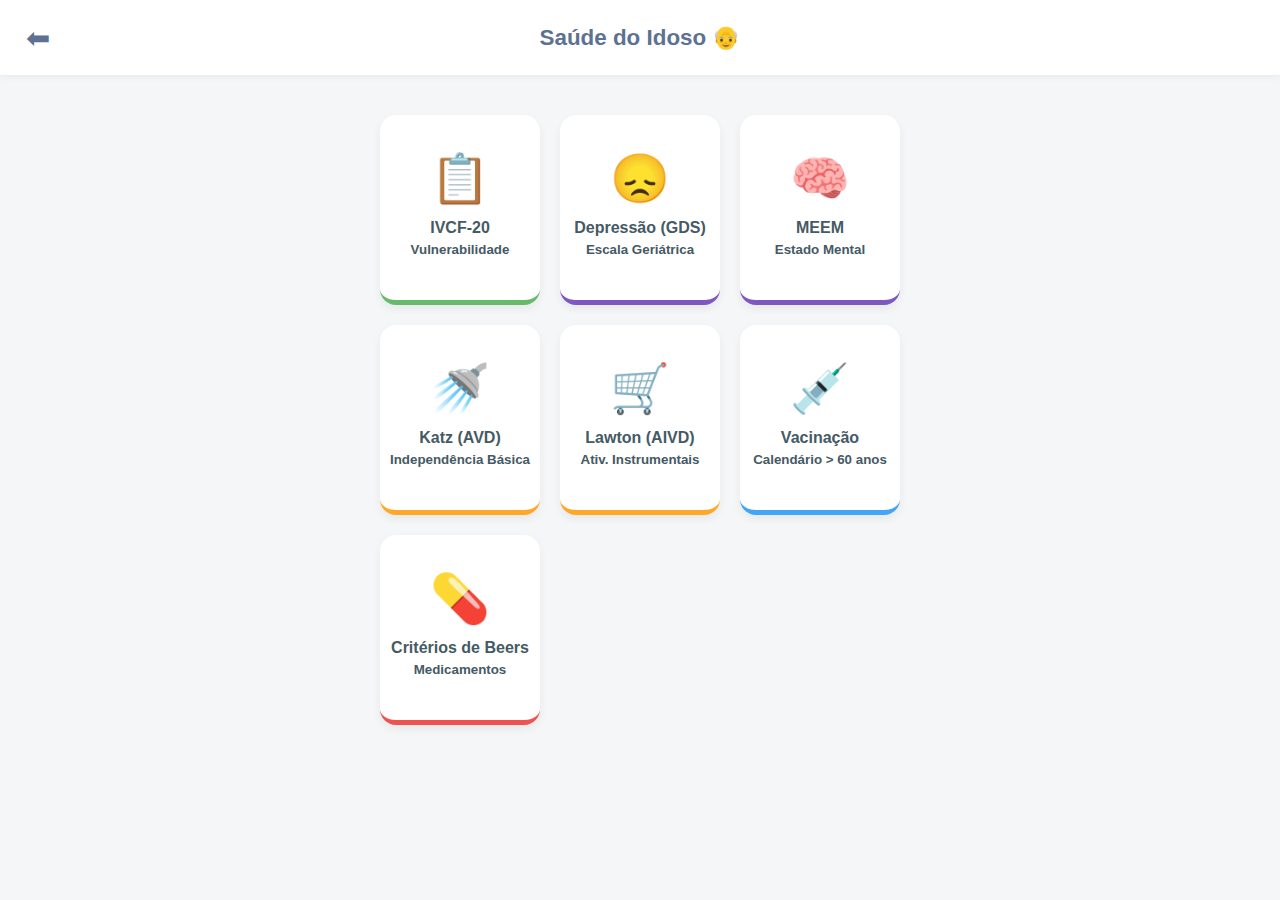
<file: idoso.html>
<!DOCTYPE html>
<html lang="pt-BR">
<head>
    <meta charset="UTF-8">
    <meta name="viewport" content="width=device-width, initial-scale=1.0">
    <title>Saúde do Idoso</title>
    <link rel="stylesheet" href="style.css">
    <style>
        /* --- ESTILOS GERAIS IDOSO --- */
        .calc-group { background: #fff; padding: 20px; border-radius: 12px; margin-bottom: 20px; border: 1px solid #f0f0f0; box-shadow: 0 2px 6px rgba(0,0,0,0.03); }
        .group-title { font-weight: 700; display: block; margin-bottom: 12px; font-size: 1.05rem; color: #37474F; line-height: 1.4; }
        .tag-cat { padding: 4px 10px; border-radius: 6px; font-size: 0.75rem; font-weight: 800; margin-bottom: 8px; display: inline-block; text-transform: uppercase; letter-spacing: 0.5px; }
        
        /* INPUTS */
        .opt-row { display: flex; flex-direction: column; gap: 12px; } 
        .chk-label { display: flex; align-items: center; gap: 12px; cursor: pointer; color: #444; font-size: 0.95rem; padding: 5px 0; }
        .chk-label input { margin: 0; width: 22px; height: 22px; accent-color: var(--primary); cursor: pointer; }

        /* TEMAS */
        .theme-green { border-left: 5px solid #66BB6A; } .theme-green .tag-cat { background: #E8F5E9; color: #2E7D32; }
        .theme-purple { border-left: 5px solid #7E57C2; } .theme-purple .tag-cat { background: #EDE7F6; color: #512DA8; }
        .theme-orange { border-left: 5px solid #FFA726; } .theme-orange .tag-cat { background: #FFF3E0; color: #E65100; }
        .theme-blue { border-left: 5px solid #42A5F5; } .theme-blue .tag-cat { background: #E3F2FD; color: #1565C0; }
        .theme-red { border-left: 5px solid #EF5350; } .theme-red .tag-cat { background: #FFEBEE; color: #C62828; }
        
        /* BEERS AVANÇADO */
        .beers-tabs { display: flex; gap: 10px; margin-bottom: 20px; flex-wrap: wrap; }
        .beers-tab-btn { flex: 1; padding: 12px; border: none; background: #ECEFF1; border-radius: 8px; cursor: pointer; font-weight: 700; color: #546E7A; transition: 0.3s; min-width: 120px; }
        .beers-tab-btn.active { background: #EF5350; color: white; box-shadow: 0 4px 10px rgba(239, 83, 80, 0.3); }
        
        .beers-group-wrapper { margin-bottom: 25px; }
        .beers-class-header { background: #FFEBEE; padding: 12px 15px; font-weight: 800; color: #C62828; border-radius: 8px; margin-bottom: 10px; font-size: 1rem; text-transform: uppercase; letter-spacing: 1px; border-left: 5px solid #EF5350; }
        
        .drug-item { padding: 15px; border-radius: 10px; margin-bottom: 10px; border: 1px solid #eee; background: #fff; display: flex; flex-direction: column; }
        .drug-name { font-weight: 800; font-size: 1.1rem; color: #333; }
        .drug-brand { font-size: 0.85rem; color: #1976D2; font-style: italic; margin-bottom: 5px; display: block; }
        .drug-reason { font-size: 0.9rem; color: #555; margin-top: 5px; line-height: 1.4; border-left: 3px solid #EF5350; padding-left: 10px; }
        
        .condition-select { width: 100%; padding: 15px; border: 2px solid #EF5350; border-radius: 12px; font-size: 1rem; color: #333; font-weight: 600; background: #fff; margin-bottom: 20px; }

        /* OUTROS ESTILOS (Lawton, MEEM, etc.) */
        .lawton-opts { display: flex; gap: 8px; width: 100%; margin-top:8px; }
        .lawton-opt-btn { flex: 1; text-align: center; padding: 16px 5px; border: 1px solid #ddd; background: #fafafa; cursor: pointer; border-radius: 8px; font-size: 0.95rem; font-weight: 600; color: #666; transition: all 0.2s; display:flex; align-items:center; justify-content:center; }
        .lawton-opt-btn:hover { background: #f0f0f0; }
        .lawton-opt-btn input { display: none; } 
        .l-selected { background: #FFE0B2 !important; border-color: #FB8C00 !important; color: #E65100 !important; font-weight: 800; box-shadow: 0 2px 5px rgba(251, 140, 0, 0.2); transform: scale(1.02); }
        .pentagon-draw { text-align: center; margin: 20px 0; padding: 20px; background: #fff; border: 2px dashed #B39DDB; border-radius: 12px; }
        .res-box { display: none; margin-top: 25px; padding: 20px; border-radius: 12px; text-align: center; border: 2px solid transparent; }
        .res-score { font-size: 2.2rem; font-weight: 900; line-height: 1; margin-bottom: 5px; }
        .res-status { font-size: 1.1rem; font-weight: 700; text-transform: uppercase; margin-bottom: 10px; }
    </style>
</head>
<body>

    <header class="app-header">
        <button class="back-btn" onclick="goBack()" id="backBtn">⬅</button>
        <div class="app-title">Saúde do Idoso 👴</div>
    </header>

    <div class="container">

        <section id="view-idoso-menu" class="view-section" style="display: block;">
            <div class="menu-grid">
                <div class="menu-card border-green" onclick="navigateTo('view-ivcf')"><span class="card-icon">📋</span><div class="card-title">IVCF-20<br><small>Vulnerabilidade</small></div></div>
                <div class="menu-card border-purple" onclick="navigateTo('view-gds')"><span class="card-icon">😞</span><div class="card-title">Depressão (GDS)<br><small>Escala Geriátrica</small></div></div>
                <div class="menu-card border-purple" onclick="navigateTo('view-meem')"><span class="card-icon">🧠</span><div class="card-title">MEEM<br><small>Estado Mental</small></div></div>
                <div class="menu-card border-orange" onclick="navigateTo('view-katz')"><span class="card-icon">🚿</span><div class="card-title">Katz (AVD)<br><small>Independência Básica</small></div></div>
                <div class="menu-card border-orange" onclick="navigateTo('view-lawton')"><span class="card-icon">🛒</span><div class="card-title">Lawton (AIVD)<br><small>Ativ. Instrumentais</small></div></div>
                <div class="menu-card border-blue" onclick="navigateTo('view-vacinas')"><span class="card-icon">💉</span><div class="card-title">Vacinação<br><small>Calendário > 60 anos</small></div></div>
                <div class="menu-card border-red" onclick="navigateTo('view-beers')" style="border-bottom-color:#EF5350;"><span class="card-icon">💊</span><div class="card-title">Critérios de Beers<br><small>Medicamentos</small></div></div>
            </div>
        </section>

        <section id="view-ivcf" class="view-section">
            <div class="calc-box">
                <h3>📋 IVCF-20</h3>
                <form onsubmit="event.preventDefault(); runIVCF();">
                    <div class="calc-group theme-green"><span class="tag-cat">1. Idade</span><div class="group-title">Qual a faixa etária?</div><select id="ivcf-age" style="width:100%; padding:10px;"><option value="0">60-74 anos (0)</option><option value="1">75-84 anos (1)</option><option value="3">≥ 85 anos (3)</option></select></div>
                    <div class="calc-group theme-green"><span class="tag-cat">2. Saúde</span><div class="group-title">Autopercepção da saúde</div><select id="ivcf-saude" style="width:100%; padding:10px;"><option value="0">Excelente, Muito boa ou Boa (0)</option><option value="1">Regular ou Ruim (1)</option></select></div>
                    <div class="calc-group theme-green"><span class="tag-cat">3. AVD</span><div class="group-title">Dificuldade AVD Básica (Banho, vestir, comer...)?</div><div class="opt-row"><label class="chk-label"><input type="radio" name="ivcf_avd" value="0" checked> Não (0)</label> <label class="chk-label"><input type="radio" name="ivcf_avd" value="4"> Sim (4)</label></div></div>
                    <div class="calc-group theme-green"><span class="tag-cat">4. AIVD</span><div class="group-title">Dificuldade AIVD (Compras, dinheiro, casa...)?</div><div class="opt-row"><label class="chk-label"><input type="radio" name="ivcf_aivd" value="0" checked> Não (0)</label> <label class="chk-label"><input type="radio" name="ivcf_aivd" value="4"> Sim (4)</label></div></div>
                    <div class="calc-group theme-green"><span class="tag-cat">5. Cognição</span><div class="group-title">Esquecimento recente relevante?</div><div class="opt-row"><label class="chk-label"><input type="radio" name="ivcf_cog" value="0" checked> Não (0)</label> <label class="chk-label"><input type="radio" name="ivcf_cog" value="2"> Sim (2)</label></div></div>
                    <div class="calc-group theme-green"><span class="tag-cat">6. Humor</span><div class="group-title">Tristeza ou desânimo frequente?</div><div class="opt-row"><label class="chk-label"><input type="radio" name="ivcf_humor" value="0" checked> Não (0)</label> <label class="chk-label"><input type="radio" name="ivcf_humor" value="2"> Sim (2)</label></div></div>
                    <div class="calc-group theme-green"><span class="tag-cat">7. Mobilidade</span><div class="group-title">Alcance (Braços acima ombro)?</div><div class="opt-row"><label class="chk-label"><input type="radio" name="ivcf_mob1" value="0" checked> Consegue (0)</label> <label class="chk-label"><input type="radio" name="ivcf_mob1" value="1"> Não Consegue (1)</label></div></div>
                    <div class="calc-group theme-green"><span class="tag-cat">8. Mobilidade</span><div class="group-title">Manuseio (Pequenos objetos)?</div><div class="opt-row"><label class="chk-label"><input type="radio" name="ivcf_mob2" value="0" checked> Consegue (0)</label> <label class="chk-label"><input type="radio" name="ivcf_mob2" value="1"> Não Consegue (1)</label></div></div>
                    <div class="calc-group theme-green"><span class="tag-cat">9. Comunicação</span><div class="group-title">Perda Visual/Auditiva incapacitante?</div><div class="opt-row"><label class="chk-label"><input type="radio" name="ivcf_com" value="0" checked> Não (0)</label> <label class="chk-label"><input type="radio" name="ivcf_com" value="2"> Sim (2)</label></div></div>
                    <div class="calc-group theme-green"><span class="tag-cat">10. Múltiplos</span><div class="group-title">Polifarmácia (5+) ou Polipatologia (5+)?</div><div class="opt-row"><label class="chk-label"><input type="radio" name="ivcf_pol" value="0" checked> Não (0)</label> <label class="chk-label"><input type="radio" name="ivcf_pol" value="4"> Sim (4)</label></div></div>
                    <div class="calc-group theme-green"><span class="tag-cat">11. Internação</span><div class="group-title">Internado últimos 6 meses?</div><div class="opt-row"><label class="chk-label"><input type="radio" name="ivcf_int" value="0" checked> Não (0)</label> <label class="chk-label"><input type="radio" name="ivcf_int" value="4"> Sim (4)</label></div></div>
                    <div class="calc-group theme-green"><span class="tag-cat">12. Quedas</span><div class="group-title">Queda último ano?</div><div class="opt-row"><label class="chk-label"><input type="radio" name="ivcf_queda" value="0" checked> Não (0)</label> <label class="chk-label"><input type="radio" name="ivcf_queda" value="4"> Sim (4)</label></div></div>
                    <button class="btn-calc" style="background:#43A047;">Calcular</button>
                </form>
                <div id="res-ivcf" class="res-box"></div>
            </div>
        </section>

        <section id="view-gds" class="view-section">
            <div class="calc-box">
                <h3>😞 Escala de Depressão (GDS-15)</h3>
                <form onsubmit="event.preventDefault(); runGDS();"><div id="gds-container"></div><button class="btn-calc" style="background:#7E57C2;">Avaliar</button></form>
                <div id="res-gds" class="res-box"></div>
            </div>
        </section>

        <section id="view-meem" class="view-section">
            <div class="calc-box">
                <h3>🧠 Mini-Exame do Estado Mental</h3>
                <div class="calc-group theme-purple">
                    <span class="tag-cat">Critério Brucki et al. (2003)</span>
                    <label style="font-weight:700; display:block; margin-bottom:5px;">Escolaridade</label>
                    <select id="meem-edu" style="width:100%; padding:12px; border-radius:8px; border:1px solid #ddd;">
                        <option value="analfabeto">Analfabetos (Corte: 20)</option>
                        <option value="1-4">1 a 4 anos (Corte: 25)</option>
                        <option value="5-8">5 a 8 anos (Corte: 26)</option>
                        <option value="9-11">9 a 11 anos (Corte: 28)</option>
                        <option value="12+">12 anos ou mais (Corte: 29)</option>
                    </select>
                </div>
                <form onsubmit="event.preventDefault(); runMEEM();">
                    <div class="calc-group theme-purple"><span class="tag-cat">Orientação (10 pts)</span><div class="group-title"><strong>Temporal (0-5):</strong> Ano, Estação, Dia, Mês, Dia da Semana.</div><input type="number" id="m-time" max="5" min="0" placeholder="Acertos (0-5)" style="width:100%; padding:10px;" required><div class="group-title" style="margin-top:15px;"><strong>Espacial (0-5):</strong> País, Estado, Cidade, Hospital/Rua, Andar/Casa.</div><input type="number" id="m-space" max="5" min="0" placeholder="Acertos (0-5)" style="width:100%; padding:10px;" required></div>
                    <div class="calc-group theme-purple"><span class="tag-cat">Registro (3 pts)</span><div class="group-title">Repetir: "PENTE - RUA - AZUL"</div><input type="number" id="m-reg" max="3" min="0" placeholder="Acertos (0-3)" style="width:100%; padding:10px;" required></div>
                    <div class="calc-group theme-purple"><span class="tag-cat">Atenção e Cálculo (5 pts)</span><div class="group-title">Subtrair 100 - 7 (5 vezes) <br><small>93, 86, 79, 72, 65</small></div><input type="number" id="m-calc" max="5" min="0" placeholder="Acertos (0-5)" style="width:100%; padding:10px;" required></div>
                    <div class="calc-group theme-purple"><span class="tag-cat">Evocação (3 pts)</span><div class="group-title">Quais eram as 3 palavras? (Pente, Rua, Azul)</div><input type="number" id="m-recall" max="3" min="0" placeholder="Acertos (0-3)" style="width:100%; padding:10px;" required></div>
                    <div class="calc-group theme-purple"><span class="tag-cat">Linguagem e Praxia (9 pts)</span><ul style="padding-left:20px; font-size:0.9rem; margin-top:5px; line-height:1.6; color:#444;"><li><strong>Nomear (2):</strong> Lápis e Relógio.</li><li><strong>Repetir (1):</strong> "Nem aqui, nem ali, nem lá".</li><li><strong>Comando (3):</strong> Pegar papel mão direita, dobrar, por no chão.</li><li><strong>Ler (1):</strong> "FECHE OS OLHOS" e executar.</li><li><strong>Escrever (1):</strong> Uma frase completa.</li><li><strong>Copiar (1):</strong> Desenho (interseção obrigatória).</li></ul><div class="pentagon-draw"><span style="font-size:0.8rem; color:#666; display:block; margin-bottom:10px;">Modelo: Deve haver interseção formando um quadrilátero.</span><svg width="160" height="100" viewBox="0 0 160 100" style="margin:0 auto; display:block;"><polygon points="40,20 10,50 25,90 65,90 80,50" style="fill:none;stroke:#333;stroke-width:2.5" /><polygon points="120,20 150,50 135,90 95,90 80,50" style="fill:none;stroke:#333;stroke-width:2.5" /></svg></div><input type="number" id="m-lang" max="9" min="0" placeholder="Total Linguagem (0-9)" style="width:100%; padding:10px;" required></div>
                    <button class="btn-calc" style="background:#5E35B1;">Calcular MEEM</button>
                </form>
                <div id="res-meem" class="res-box"></div>
            </div>
        </section>

        <section id="view-vacinas" class="view-section">
            <div class="calc-box">
                <h3>💉 Calendário Idoso 2026</h3>
                <div class="calc-group theme-blue"><span class="tag-cat">Anual</span><div class="group-title">Influenza (Gripe)</div><div style="font-size:0.9rem;">Dose anual (Campanha).</div></div>
                <div class="calc-group theme-blue"><span class="tag-cat">Pneumonia</span><div class="group-title">Pneumocócica 23 (VPP23)</div><div style="font-size:0.9rem;">Acamados/Institucionalizados: Dose única + Reforço em 5 anos.</div></div>
                <div class="calc-group theme-blue"><span class="tag-cat">10 Anos</span><div class="group-title">Dupla Adulto (dT)</div><div style="font-size:0.9rem;">Difteria e Tétano. Reforço a cada 10 anos.</div></div>
                <div class="calc-group theme-blue"><span class="tag-cat">Rotina</span><div class="group-title">Hepatite B</div><div style="font-size:0.9rem;">3 doses (0-1-6 meses) se não vacinado.</div></div>
                <div class="calc-group theme-blue"><span class="tag-cat">Específico</span><div class="group-title">Herpes Zóster</div><div style="font-size:0.9rem;">Vacina inativada (Shingrix) recomendada (Rede Privada/CRIE).</div></div>
            </div>
        </section>

        <section id="view-katz" class="view-section">
            <div class="calc-box">
                <h3>🚿 Escala de Katz</h3>
                <p style="font-size:0.8rem; margin-bottom:15px;">Marque as atividades <strong>INDEPENDENTES</strong>.</p>
                <form onsubmit="event.preventDefault(); runKatz();">
                    <div class="calc-group theme-orange">
                        <label class="chk-label"><input type="checkbox" id="k-banho"> <strong>Banho:</strong> Lava-se sozinho (ou ajuda mínima)</label>
                        <hr style="border:0; border-top:1px dashed #eee; margin:10px 0;">
                        <label class="chk-label"><input type="checkbox" id="k-vestir"> <strong>Vestir-se:</strong> Pega roupas e veste-se sozinho</label>
                        <hr style="border:0; border-top:1px dashed #eee; margin:10px 0;">
                        <label class="chk-label"><input type="checkbox" id="k-higiene"> <strong>Higiene Pessoal:</strong> Vai ao banheiro e se limpa</label>
                        <hr style="border:0; border-top:1px dashed #eee; margin:10px 0;">
                        <label class="chk-label"><input type="checkbox" id="k-transf"> <strong>Transferência:</strong> Sai da cama/cadeira sem ajuda</label>
                        <hr style="border:0; border-top:1px dashed #eee; margin:10px 0;">
                        <label class="chk-label"><input type="checkbox" id="k-cont"> <strong>Continência:</strong> Controle completo de esfíncteres</label>
                        <hr style="border:0; border-top:1px dashed #eee; margin:10px 0;">
                        <label class="chk-label"><input type="checkbox" id="k-alim"> <strong>Alimentação:</strong> Leva comida à boca sozinho</label>
                    </div>
                    <button class="btn-calc" style="background:#FF9800;">Calcular Independência</button>
                </form>
                <div id="res-katz" class="res-box"></div>
            </div>
        </section>

        <section id="view-lawton" class="view-section">
            <div class="calc-box">
                <h3>🛒 Escala de Lawton</h3>
                <p style="font-size:0.8rem; margin-bottom:20px;">Avaliação Instrumental.</p>
                <form onsubmit="event.preventDefault(); runLawton();">
                    <div id="lawton-container"></div>
                    <button class="btn-calc" style="background:#FB8C00;">Calcular AIVD</button>
                </form>
                <div id="res-lawton" class="res-box"></div>
            </div>
        </section>

        <section id="view-beers" class="view-section">
            <div class="calc-box">
                <h3>💊 Critérios de Beers (AGS 2019/2023)</h3>
                <p style="font-size:0.85rem; color:#666;">Medicamentos potencialmente inapropriados para idosos.</p>
                
                <div class="beers-tabs">
                    <button class="beers-tab-btn active" onclick="switchBeers('general', this)">📋 Lista Geral</button>
                    <button class="beers-tab-btn" onclick="switchBeers('condition', this)">⚠️ Por Doença / Rim</button>
                </div>

                <div id="beers-tab-general">
                    <input type="text" id="beers-search" class="search-box" style="margin-bottom:15px; width:100%; padding:15px; border:2px solid #ddd; border-radius:10px;" placeholder="🔍 Pesquisar (ex: Omeprazol, Dorflex)..." onkeyup="filterBeers()">
                    <div id="beers-list-container"></div>
                </div>

                <div id="beers-tab-condition" style="display:none;">
                    <div style="background:#FFF3E0; padding:15px; border-radius:10px; margin-bottom:20px; border-left:5px solid #FF9800;">
                        <strong>Selecione o Diagnóstico:</strong>
                        <p style="font-size:0.85rem; margin-top:5px; color:#555;">Verifique interações específicas e ajuste renal.</p>
                    </div>
                    
                    <select id="condition-select" class="condition-select" onchange="renderBeersCondition()">
                        <option value="">Selecione a condição...</option>
                        <option value="ic">Insuficiência Cardíaca (IC)</option>
                        <option value="sincope">Síncope / Desmaios</option>
                        <option value="delirium">Delirium</option>
                        <option value="demencia">Demência / Déficit Cognitivo</option>
                        <option value="quedas">História de Quedas / Fraturas</option>
                        <option value="parkinson">Doença de Parkinson</option>
                        <option value="ulcera">História de Úlcera / Sangramento GI</option>
                        <option value="rim">Doença Renal Crônica (Tabela de Ajuste)</option>
                        <option value="incont">Incontinência Urinária (Mulheres)</option>
                        <option value="hpb">Hiperplasia Prostática (Homens)</option>
                    </select>

                    <div id="condition-result"></div>
                </div>

            </div>
        </section>

    </div>

    <script>
        // --- NAVEGAÇÃO ---
        let stack = ['view-idoso-menu'];
        function navigateTo(id) {
            document.querySelectorAll('.view-section').forEach(s => s.style.display = 'none');
            document.getElementById(id).style.display = 'block';
            stack.push(id);
            if(id==='view-gds') renderGDS();
            if(id==='view-lawton') renderLawton();
            if(id==='view-beers') renderBeersGeneral();
            window.scrollTo(0,0);
        }
        function goBack() {
            if(stack.length > 1) {
                stack.pop();
                document.querySelectorAll('.view-section').forEach(s => s.style.display = 'none');
                document.getElementById(stack[stack.length-1]).style.display = 'block';
            } else window.location.href = 'index.html';
        }

        // --- IVCF/GDS/KATZ/LAWTON/MEEM (Mesma lógica) ---
        function runIVCF(){let s=0;s+=parseInt(document.getElementById('ivcf-age').value);s+=parseInt(document.getElementById('ivcf-saude').value);['ivcf_avd','ivcf_aivd','ivcf_cog','ivcf_humor','ivcf_mob1','ivcf_mob2','ivcf_com','ivcf_pol','ivcf_int','ivcf_queda'].forEach(n=>{document.getElementsByName(n).forEach(e=>{if(e.checked)s+=parseInt(e.value)})});const r=document.getElementById('res-ivcf');let st,c,bg;if(s<=6){st="Robusto";c="#388E3C";bg="#E8F5E9";}else if(s<=14){st="Risco de Fragilidade";c="#FBC02D";bg="#FFFDE7";}else{st="Frágil";c="#D32F2F";bg="#FFEBEE";}r.style.display='block';r.style.borderColor=c;r.style.background=bg;r.innerHTML=`<div class="res-score" style="color:${c}">${s}</div><div class="res-status" style="color:${c}">${st}</div>`;}
        const GDS_DATA=[{q:"1. Está satisfeito(a) com sua vida?",v:0},{q:"2. Interrompeu muitas de suas atividades?",v:1},{q:"3. Acha sua vida vazia?",v:1},{q:"4. Aborrece-se com frequência?",v:1},{q:"5. Sente-se bem com a vida na maior parte do tempo?",v:0},{q:"6. Teme que algo ruim lhe aconteça?",v:1},{q:"7. Sente-se alegre na maior parte do tempo?",v:0},{q:"8. Sente-se desamparado com frequência?",v:1},{q:"9. Prefere ficar em casa a sair e fazer coisas novas?",v:1},{q:"10. Acha que tem mais problemas de memória que outras pessoas?",v:1},{q:"11. Acha que é maravilhoso estar vivo(a)?",v:0},{q:"12. Sente-se inútil?",v:1},{q:"13. Sente-se cheio(a) de energia?",v:0},{q:"14. Sente-se sem esperança?",v:1},{q:"15. Acha que os outros têm mais sorte que você?",v:1}];
        function renderGDS(){const c=document.getElementById('gds-container');if(c.innerHTML!="")return;let h="";GDS_DATA.forEach((i,idx)=>{h+=`<div class="calc-group theme-purple"><span class="tag-cat">Pergunta ${idx+1}</span><div class="group-title">${i.q}</div><div class="opt-row"><label class="chk-label"><input type="radio" name="gds${idx}" value="${i.v===1?1:0}"> Sim (1)</label><label class="chk-label"><input type="radio" name="gds${idx}" value="${i.v===0?1:0}"> Não (0)</label></div></div>`;});c.innerHTML=h;}
        function runGDS(){let s=0;for(let i=0;i<15;i++){document.getElementsByName('gds'+i).forEach(e=>{if(e.checked)s+=parseInt(e.value)})}const r=document.getElementById('res-gds');let c=s>=6?"#EF5350":"#66BB6A";r.style.display='block';r.style.borderColor=c;r.style.background=s>=6?"#FFEBEE":"#E8F5E9";r.innerHTML=`<div class="res-score" style="color:${c}">${s}/15</div><div class="res-status" style="color:${c}">${s>=6?"Sugestivo de Depressão":"Sem Sinais"}</div>`;}
        function runKatz(){let s=0;['k-banho','k-vestir','k-higiene','k-transf','k-cont','k-alim'].forEach(id=>{if(document.getElementById(id).checked)s++});const r=document.getElementById('res-katz');let st=s===6?"Independente":s===4?"Dep. Parcial":s<=2?"Muito Dependente":"Dep. Intermediária";let c=s===6?"#66BB6A":"#FFA726";r.style.display='block';r.style.borderColor=c;r.style.background=s===6?"#E8F5E9":"#FFF3E0";r.innerHTML=`<div class="res-score" style="color:${c}">${s}/6</div><div class="res-status" style="color:${c}">${st}</div>`;}
        const LAW_QS=["1. Telefone","2. Locais Distantes","3. Compras","4. Preparar Refeições","5. Arrumar Casa","6. Reparos Manuais","7. Lavar Roupa","8. Tomar Remédios","9. Cuidar do Dinheiro"];
        function renderLawton(){const c=document.getElementById('lawton-container');if(c.innerHTML!="")return;let h="";LAW_QS.forEach((t,i)=>{h+=`<div class="calc-group theme-orange"><span class="tag-cat">Item ${i+1}</span><div class="group-title">${t}</div><div class="lawton-opts"><label class="lawton-opt-btn" onclick="selLaw(this,${i})"><input type="radio" name="law${i}" value="3"> Sem Ajuda</label><label class="lawton-opt-btn" onclick="selLaw(this,${i})"><input type="radio" name="law${i}" value="2"> Parcial</label><label class="lawton-opt-btn" onclick="selLaw(this,${i})"><input type="radio" name="law${i}" value="1"> Incapaz</label></div></div>`;});c.innerHTML=h;}
        function selLaw(l,i){document.getElementsByName('law'+i).forEach(e=>e.parentElement.classList.remove('l-selected'));l.classList.add('l-selected');l.querySelector('input').checked=true;}
        function runLawton(){let s=0;for(let i=0;i<9;i++){let v=0;document.getElementsByName('law'+i).forEach(e=>{if(e.checked)v=parseInt(e.value)});if(v===0){alert("Responda todos!");return;}s+=v;}const r=document.getElementById('res-lawton');let c=s===27?"#66BB6A":"#FFA726";r.style.display='block';r.style.borderColor=c;r.style.background=s===27?"#E8F5E9":"#FFF3E0";r.innerHTML=`<div class="res-score" style="color:${c}">${s}/27</div><div class="res-status" style="color:${c}">${s===27?"Independência Total":"Dependência"}</div>`;}
        function runMEEM(){const f=id=>parseInt(document.getElementById(id).value)||0;let s=f('m-time')+f('m-space')+f('m-reg')+f('m-calc')+f('m-recall')+f('m-lang');const edu=document.getElementById('meem-edu').value;let cut=20;if(edu==='1-4')cut=25;if(edu==='5-8')cut=26;if(edu==='9-11')cut=28;if(edu==='12+')cut=29;const r=document.getElementById('res-meem');let c=s<cut?"#EF5350":"#66BB6A";r.style.display='block';r.style.borderColor=c;r.style.background=s<cut?"#FFEBEE":"#E8F5E9";r.innerHTML=`<div class="res-score" style="color:${c}">${s}</div><div class="res-status" style="color:${c}">${s<cut?"Déficit Cognitivo":"Normal"}</div><div class="res-desc">Corte: ${cut} pts</div>`;}

        // --- BEERS DATABASE (COMPLETO E EXPANDIDO) ---
        const BEERS_DB = {
            "1. Anticolinérgicos e Anti-histamínicos": [
                {n:"Bromofeniramina", b:"Decongex (associado)", r:"Forte anticolinérgico. Risco de confusão, boca seca."},
                {n:"Carbinoxamina", b:"(Ex: Gripeol)", r:"Forte anticolinérgico. Evitar."},
                {n:"Clorfeniramina", b:"Resfenol, Coristina", r:"Risco de confusão, sedação. Evitar."},
                {n:"Clemastina", b:"Emistin", r:"Forte anticolinérgico. Evitar."},
                {n:"Ciproeptadina", b:"Cobavital, Apevitin", r:"Forte anticolinérgico. Evitar."},
                {n:"Dexbromofeniramina", b:"(Associações)", r:"Forte anticolinérgico. Evitar."},
                {n:"Dexclorfeniramina", b:"Polaramine", r:"Forte anticolinérgico. Evitar."},
                {n:"Dimenidrinato", b:"Dramin", r:"Forte anticolinérgico. Evitar."},
                {n:"Difenidramina", b:"Difenidrin, Benalet", r:"Risco de confusão/sedação. Evitar uso crônico."},
                {n:"Doxilamina", b:"Vick Pyrena", r:"Forte anticolinérgico. Evitar."},
                {n:"Hidroxizina", b:"Hixizine", r:"Forte anticolinérgico. Evitar."},
                {n:"Meclizina", b:"Meclin", r:"Forte anticolinérgico. Evitar."},
                {n:"Prometazina", b:"Fenergan", r:"Forte anticolinérgico/sedativo. Evitar."},
                {n:"Pirilamina", b:"(Associações)", r:"Forte anticolinérgico. Evitar."},
                {n:"Triprolidina", b:"(Actifed)", r:"Forte anticolinérgico. Evitar."}
            ],
            "2. Antiparkinsonianos": [
                {n:"Benztropina", b:"(Importado)", r:"Não recomendado para prevenção de extrapiramidais."},
                {n:"Triexifenidil", b:"Artane", r:"Anticolinérgico. Risco de delirium. Evitar."}
            ],
            "3. Antiespasmódicos": [
                {n:"Atropina", b:"Atropion", r:"Anticolinérgico potente. Evitar."},
                {n:"Alcaloides de Beladona", b:"(Beladona)", r:"Anticolinérgico potente. Evitar."},
                {n:"Clidínio-Clordiazepóxido", b:"(Librax)", r:"Anticolinérgico potente. Evitar."},
                {n:"Diciclomina", b:"(Bentyl)", r:"Anticolinérgico potente. Evitar."},
                {n:"Homatropina", b:"(Espasmo-Luftal)", r:"Anticolinérgico potente. Evitar."},
                {n:"Hiosciamina", b:"(Tropinal)", r:"Anticolinérgico potente. Evitar."},
                {n:"Metescopolamina", b:"(Associações)", r:"Anticolinérgico potente. Evitar."},
                {n:"Propantelina", b:"(Pro-Banthine)", r:"Anticolinérgico potente. Evitar."},
                {n:"Escopolamina", b:"Buscopan", r:"Altamente anticolinérgico. Evitar."}
            ],
            "4. Antitrombóticos": [
                {n:"Dipiridamol", b:"Persantin", r:"Risco de hipotensão ortostática. Há opções melhores."},
                {n:"Ticlopidina", b:"Ticlid", r:"Risco hematológico maior que Clopidogrel."}
            ],
            "5. Anti-infecciosos": [
                {n:"Nitrofurantoína", b:"Macrodantina", r:"Evitar se ClCr < 30. Risco de toxicidade pulmonar longo prazo."}
            ],
            "6. Cardiovascular": [
                {n:"Doxazosina", b:"Duomo", r:"Alfa-bloq. Hipotensão ortostática. Evitar como anti-hipertensivo."},
                {n:"Prazosina", b:"Minipress", r:"Alfa-bloq. Hipotensão ortostática. Evitar."},
                {n:"Terazosina", b:"(Importado)", r:"Alfa-bloq. Hipotensão ortostática. Evitar."},
                {n:"Clonidina", b:"Atensina", r:"Alfa-agonista central. Bradicardia/Hipotensão. Evitar 1ª linha."},
                {n:"Guanfacina", b:"(Intuniv)", r:"Alfa-agonista central. Evitar."},
                {n:"Metildopa", b:"Aldomet", r:"Bradicardia, depressão SNC. Evitar."},
                {n:"Digoxina", b:"Digoxina", r:"Evitar dose > 0,125mg/dia. Evitar em FA 1ª linha."},
                {n:"Nifedipino (Curta)", b:"Adalat (cápsula)", r:"Hipotensão/Isquemia. Evitar."},
                {n:"Amiodarona", b:"Ancoron", r:"Toxicidade tireoidiana/pulmonar. Evitar 1ª linha em FA."},
                {n:"Dronedarona", b:"Multaq", r:"Piora desfechos em IC descompensada."},
                {n:"Disopiramida", b:"(Norpace)", r:"Inotrópico negativo. Evitar em IC."},
                {n:"Fenoxibenzamina", b:"(Dibenzilina)", r:"Hipotensão ortostática."}
            ],
            "7. Sistema Nervoso Central": [
                {n:"Amitriptilina", b:"Tryptanol", r:"Tricíclico. Anticolinérgico/Sedação. Evitar."},
                {n:"Amoxapina", b:"(Asendin)", r:"Tricíclico. Evitar."},
                {n:"Clomipramina", b:"Anafranil", r:"Tricíclico. Evitar."},
                {n:"Desipramina", b:"(Norpramin)", r:"Tricíclico. Evitar."},
                {n:"Doxepina", b:"(Sinequan)", r:"Tricíclico. Evitar (>6mg)."},
                {n:"Imipramina", b:"Tofranil", r:"Tricíclico. Evitar."},
                {n:"Nortriptilina", b:"Pamelor", r:"Tricíclico. Evitar."},
                {n:"Paroxetina", b:"Aropax", r:"ISRS anticolinérgico. Evitar."},
                {n:"Protriptilina", b:"(Vivactil)", r:"Tricíclico. Evitar."},
                {n:"Trimipramina", b:"(Surmontil)", r:"Tricíclico. Evitar."},
                {n:"Barbitúricos", b:"Gardenal", r:"Dependência, sedação. Evitar."},
                {n:"Alprazolam", b:"Frontal", r:"Benzo. Risco quedas/delirium. Evitar."},
                {n:"Bromazepam", b:"Lexotan", r:"Benzo. Risco quedas/delirium. Evitar."},
                {n:"Clonazepam", b:"Rivotril", r:"Benzo. Risco quedas/delirium. Evitar."},
                {n:"Diazepam", b:"Valium", r:"Benzo. Meia-vida longa. Risco alto. Evitar."},
                {n:"Lorazepam", b:"Lorax", r:"Benzo. Risco quedas/delirium. Evitar."},
                {n:"Midazolam", b:"Dormonid", r:"Benzo. Risco quedas/delirium. Evitar."},
                {n:"Nitrazepam", b:"Sonebon", r:"Benzo. Risco quedas/delirium. Evitar."},
                {n:"Zolpidem", b:"Stilnox", r:"Hipnótico Z. Risco delirium, quedas. Evitar."},
                {n:"Zopiclona", b:"Imovane", r:"Hipnótico Z. Risco delirium, quedas. Evitar."},
                {n:"Eszopiclona", b:"Pryzma", r:"Hipnótico Z. Risco delirium, quedas. Evitar."},
                {n:"Antipsicóticos", b:"Haldol, Risperidona, Quetiapina, Olanzapina", r:"Aumentam AVC/Mortalidade em demência. Evitar."}
            ],
            "8. Endócrino": [
                {n:"Andrógenos", b:"Testosterona", r:"Risco cardíaco. Evitar se próstata intacta."},
                {n:"Tireoide Dissecada", b:"(Armour)", r:"Risco cardíaco. Preferir Levotiroxina."},
                {n:"Estrogênios", b:"Premarin", r:"Risco trombose/câncer. Evitar oral/tópico sistêmico."},
                {n:"Hormônio Crescimento", b:"(Genotropin)", r:"Edema, artralgia. Evitar exceto se deficiência confirmada."},
                {n:"Insulina (Escala)", b:"Sliding Scale", r:"Risco hipoglicemia. Evitar monoterapia."},
                {n:"Megestrol", b:"Megestat", r:"Risco trombótico. Efeito mínimo no peso. Evitar."},
                {n:"Clorpropamida", b:"Diabinese", r:"Sulfoniureia. Hipoglicemia prolongada/SIADH. Evitar."},
                {n:"Glimepirida", b:"Amaryl", r:"Sulfoniureia. Hipoglicemia. Evitar."},
                {n:"Glibenclamida", b:"Daonil", r:"Sulfoniureia. Hipoglicemia. Evitar."}
            ],
            "9. Dor e Musculoesquelético": [
                {n:"Aspirina >325mg", b:"AAS", r:"Risco GI sem benefício extra. Evitar."},
                {n:"Diclofenaco", b:"Cataflam", r:"AINE. Risco GI/Renal/CV. Evitar uso crônico."},
                {n:"Ibuprofeno", b:"Advil", r:"AINE. Evitar uso crônico."},
                {n:"Cetoprofeno", b:"Profenid", r:"AINE. Evitar uso crônico."},
                {n:"Naproxeno", b:"Flanax", r:"AINE. Evitar uso crônico."},
                {n:"Meloxicam", b:"Melocox", r:"AINE. Evitar uso crônico."},
                {n:"Piroxicam", b:"Feldene", r:"Alto risco GI. Evitar."},
                {n:"Indometacina", b:"Indocid", r:"Alto risco SNC/GI. Evitar."},
                {n:"Cetorolaco", b:"Toragesic", r:"Alto risco Renal/GI. Evitar."},
                {n:"Etodolaco", b:"Flancox", r:"AINE. Evitar uso crônico."},
                {n:"Sulindac", b:"(Clinoril)", r:"AINE. Evitar uso crônico."},
                {n:"Fenoprofeno", b:"(Nalfon)", r:"AINE. Evitar uso crônico."},
                {n:"Meclofenamato", b:"(Meclomen)", r:"AINE. Evitar uso crônico."},
                {n:"Ácido Mefenâmico", b:"Ponstan", r:"AINE. Evitar uso crônico."},
                {n:"Nabumetona", b:"Relifex", r:"AINE. Evitar uso crônico."},
                {n:"Oxaprozina", b:"Daypro", r:"AINE. Evitar uso crônico."},
                {n:"Tolmetina", b:"(Tolectin)", r:"AINE. Evitar uso crônico."},
                {n:"Carisoprodol", b:"Mioflex", r:"Relaxante. Sedação. Evitar."},
                {n:"Clorzoxazona", b:"(Paraflex)", r:"Relaxante. Evitar."},
                {n:"Ciclobenzaprina", b:"Miosan", r:"Relaxante. Anticolinérgico. Evitar."},
                {n:"Metaxalona", b:"(Skelaxin)", r:"Relaxante. Evitar."},
                {n:"Metocarbamol", b:"(Robaxin)", r:"Relaxante. Evitar."},
                {n:"Orfenadrina", b:"Dorflex", r:"Relaxante. Anticolinérgico. Evitar."}
            ],
            "10. Gastrointestinal": [
                {n:"Metoclopramida", b:"Plasil", r:"Efeitos extrapiramidais. Evitar > 12 sem."},
                {n:"Óleo Mineral", b:"Laxante", r:"Risco aspiração. Evitar oral."},
                {n:"Omeprazol", b:"Peprazol", r:"IBP. Risco C. difficile/fraturas. Evitar > 8 semanas."},
                {n:"Pantoprazol", b:"Pantozol", r:"IBP. Evitar > 8 semanas."},
                {n:"Lansoprazol", b:"Prazol", r:"IBP. Evitar > 8 semanas."},
                {n:"Esomeprazol", b:"Nexium", r:"IBP. Evitar > 8 semanas."},
                {n:"Rabeprazol", b:"Pariet", r:"IBP. Evitar > 8 semanas."},
                {n:"Dexlansoprazol", b:"Dexilant", r:"IBP. Evitar > 8 semanas."}
            ]
        };

        // --- COND_DB (DOENÇAS + RINS) ---
        const COND_DB = {
            "ic": [
                {d:"AINEs (Todos)", r:"Retenção líquida, piora da IC."},
                {d:"Diltiazem", r:"Evitar em IC com fração de ejeção reduzida."},
                {d:"Verapamil", r:"Evitar em IC com fração de ejeção reduzida."},
                {d:"Glitazonas (Pioglitazona)", r:"Retenção líquida, risco de descompensação."},
                {d:"Cilostazol", r:"Aumenta mortalidade em IC."},
                {d:"Dronedarona", r:"Piora desfechos em IC grave/descompensada."}
            ],
            "sincope": [
                {d:"Inibidores da Acetilcolinesterase (Donepezila)", r:"Bradicardia, risco de síncope."},
                {d:"Doxazosina / Prazosina", r:"Hipotensão ortostática."},
                {d:"Tricíclicos Terciários (Amitriptilina)", r:"Hipotensão ortostática."},
                {d:"Antipsicóticos (Clorpromazina, Olanzapina)", r:"Aumentam risco de síncope/quedas."}
            ],
            "delirium": [
                {d:"Anticolinérgicos", r:"Piora do delirium."},
                {d:"Antipsicóticos", r:"Aumentam risco de AVC/morte. Evitar se possível."},
                {d:"Benzodiazepínicos", r:"Piora do delirium."},
                {d:"Corticoides (Sistêmicos)", r:"Podem induzir ou piorar delirium."},
                {d:"Bloqueadores H2 (Ranitidina)", r:"Podem induzir delirium."},
                {d:"Meperidina", r:"Neurotoxicidade/Delirium."},
                {d:"Hipnóticos Z", r:"Piora do delirium."}
            ],
            "demencia": [
                {d:"Anticolinérgicos", r:"Piora cognitiva."},
                {d:"Benzodiazepínicos", r:"Piora cognitiva, risco de quedas."},
                {d:"Hipnóticos Z (Zolpidem)", r:"Efeitos adversos SNC."},
                {d:"Antipsicóticos", r:"Aumento de mortalidade/AVC. Usar só se risco iminente."}
            ],
            "quedas": [
                {d:"Antiepilépticos", r:"Ataxia, sedação."},
                {d:"Antipsicóticos", r:"Sedação, hipotensão."},
                {d:"Benzodiazepínicos", r:"Sedação, ataxia."},
                {d:"Hipnóticos Z", r:"Sedação, ataxia."},
                {d:"Antidepressivos (Tricíclicos/ISRS)", r:"Ataxia, hiponatremia."},
                {d:"Opioides", r:"Sedação."}
            ],
            "parkinson": [
                {d:"Metoclopramida (Plasil)", r:"Piora motora (bloqueio dopamina)."},
                {d:"Antipsicóticos Típicos (Haldol)", r:"Piora motora."},
                {d:"Prometazina", r:"Piora motora."}
            ],
            "ulcera": [
                {d:"Aspirina (>325mg)", r:"Risco de sangramento."},
                {d:"AINEs Não-Seletivos", r:"Risco de sangramento. (Se necessário, usar IBP ou Coxibe)."}
            ],
            "rim": [
                {d:"Ciprofloxacino", r:"Reduzir dose se ClCr < 30 (Risco SNC)."},
                {d:"Sulfametoxazol-Trimetoprima", r:"Reduzir se ClCr 15-29. Evitar se < 15."},
                {d:"Amilorida", r:"Evitar se ClCr < 30 (Hipercalemia)."},
                {d:"Apixabana", r:"Evitar se ClCr < 25."},
                {d:"Dabigatrana", r:"Evitar se ClCr < 30."},
                {d:"Edoxabana", r:"Ajustar 15-50. Evitar < 15 ou > 95."},
                {d:"Rivaroxabana", r:"Evitar < 15 (FA) ou < 30 (TEV)."},
                {d:"Enoxaparina", r:"Reduzir dose se ClCr < 30."},
                {d:"Fondaparinux", r:"Evitar se ClCr < 30."},
                {d:"Espironolactona", r:"Evitar se ClCr < 30."},
                {d:"Triantereno", r:"Evitar se ClCr < 30."},
                {d:"Duloxetina", r:"Evitar se ClCr < 30 (Náusea)."},
                {d:"Gabapentina", r:"Reduzir dose se ClCr < 60."},
                {d:"Pregabalina", r:"Reduzir dose se ClCr < 60."},
                {d:"Levetiracetam", r:"Reduzir dose conforme função renal."},
                {d:"Tramadol", r:"RI: Reduzir dose. Lib. Prolongada: Evitar se ClCr < 30."},
                {d:"Colchicina", r:"Reduzir dose se ClCr < 30."},
                {d:"Alopurinol", r:"Ajustar dose conforme função renal."},
                {d:"Probenecida", r:"Evitar se ClCr < 30."},
                {d:"Cimetidina", r:"Reduzir se ClCr < 50."},
                {d:"Ranitidina", r:"Reduzir se ClCr < 50."},
                {d:"Famotidina", r:"Reduzir se ClCr < 50."},
                {d:"Nizatidina", r:"Reduzir se ClCr < 50."}
            ],
            "incont": [
                {d:"Estrogênio (Oral/Transdérmico)", r:"Piora da incontinência."},
                {d:"Alfa-bloqueadores Periféricos", r:"Agravam incontinência em mulheres."}
            ],
            "hpb": [
                {d:"Anticolinérgicos Fortes", r:"Risco de retenção urinária. Evitar em homens."}
            ]
        };

        // --- LÓGICA DE EXIBIÇÃO BEERS ---
        function switchBeers(tab, btn) {
            document.querySelectorAll('.beers-tab-btn').forEach(b => b.classList.remove('active'));
            btn.classList.add('active');
            document.getElementById('beers-tab-general').style.display = tab === 'general' ? 'block' : 'none';
            document.getElementById('beers-tab-condition').style.display = tab === 'condition' ? 'block' : 'none';
        }

        function renderBeersGeneral() {
            const container = document.getElementById('beers-list-container');
            if(container.innerHTML !== "") return;
            let html = "";
            for (const [group, items] of Object.entries(BEERS_DB)) {
                html += `<div class="beers-group-wrapper">`;
                html += `<div class="beers-class-header">${group}</div>`;
                items.forEach(d => {
                    html += `<div class="drug-item" data-search="${d.n.toLowerCase()} ${d.b.toLowerCase()}">
                        <div class="drug-name">${d.n}</div>
                        <span class="drug-brand">Ex: ${d.b}</span>
                        <div class="drug-reason">${d.r}</div>
                    </div>`;
                });
                html += `</div>`; 
            }
            container.innerHTML = html;
        }

        function filterBeers() {
            const term = document.getElementById('beers-search').value.toLowerCase().trim();
            document.querySelectorAll('.beers-group-wrapper').forEach(group => {
                let hasMatch = false;
                const items = group.querySelectorAll('.drug-item');
                items.forEach(item => {
                    const txt = item.getAttribute('data-search');
                    if (txt.includes(term)) { item.style.display = 'flex'; hasMatch = true; } 
                    else { item.style.display = 'none'; }
                });
                group.style.display = hasMatch ? 'block' : 'none';
            });
        }

        function renderBeersCondition() {
            const val = document.getElementById('condition-select').value;
            const res = document.getElementById('condition-result');
            res.innerHTML = "";
            if(!val || !COND_DB[val]) return;
            let html = "";
            COND_DB[val].forEach(item => {
                html += `<div class="drug-item" style="border-left-color:#FBC02D;">
                    <div class="drug-name" style="color:#C62828;">🚫 ${item.d}</div>
                    <div class="drug-reason" style="border-left:none; padding-left:0; margin-top:5px;">${item.r}</div>
                </div>`;
            });
            res.innerHTML = html;
        }
    </script>
</body>
</html>
</file>
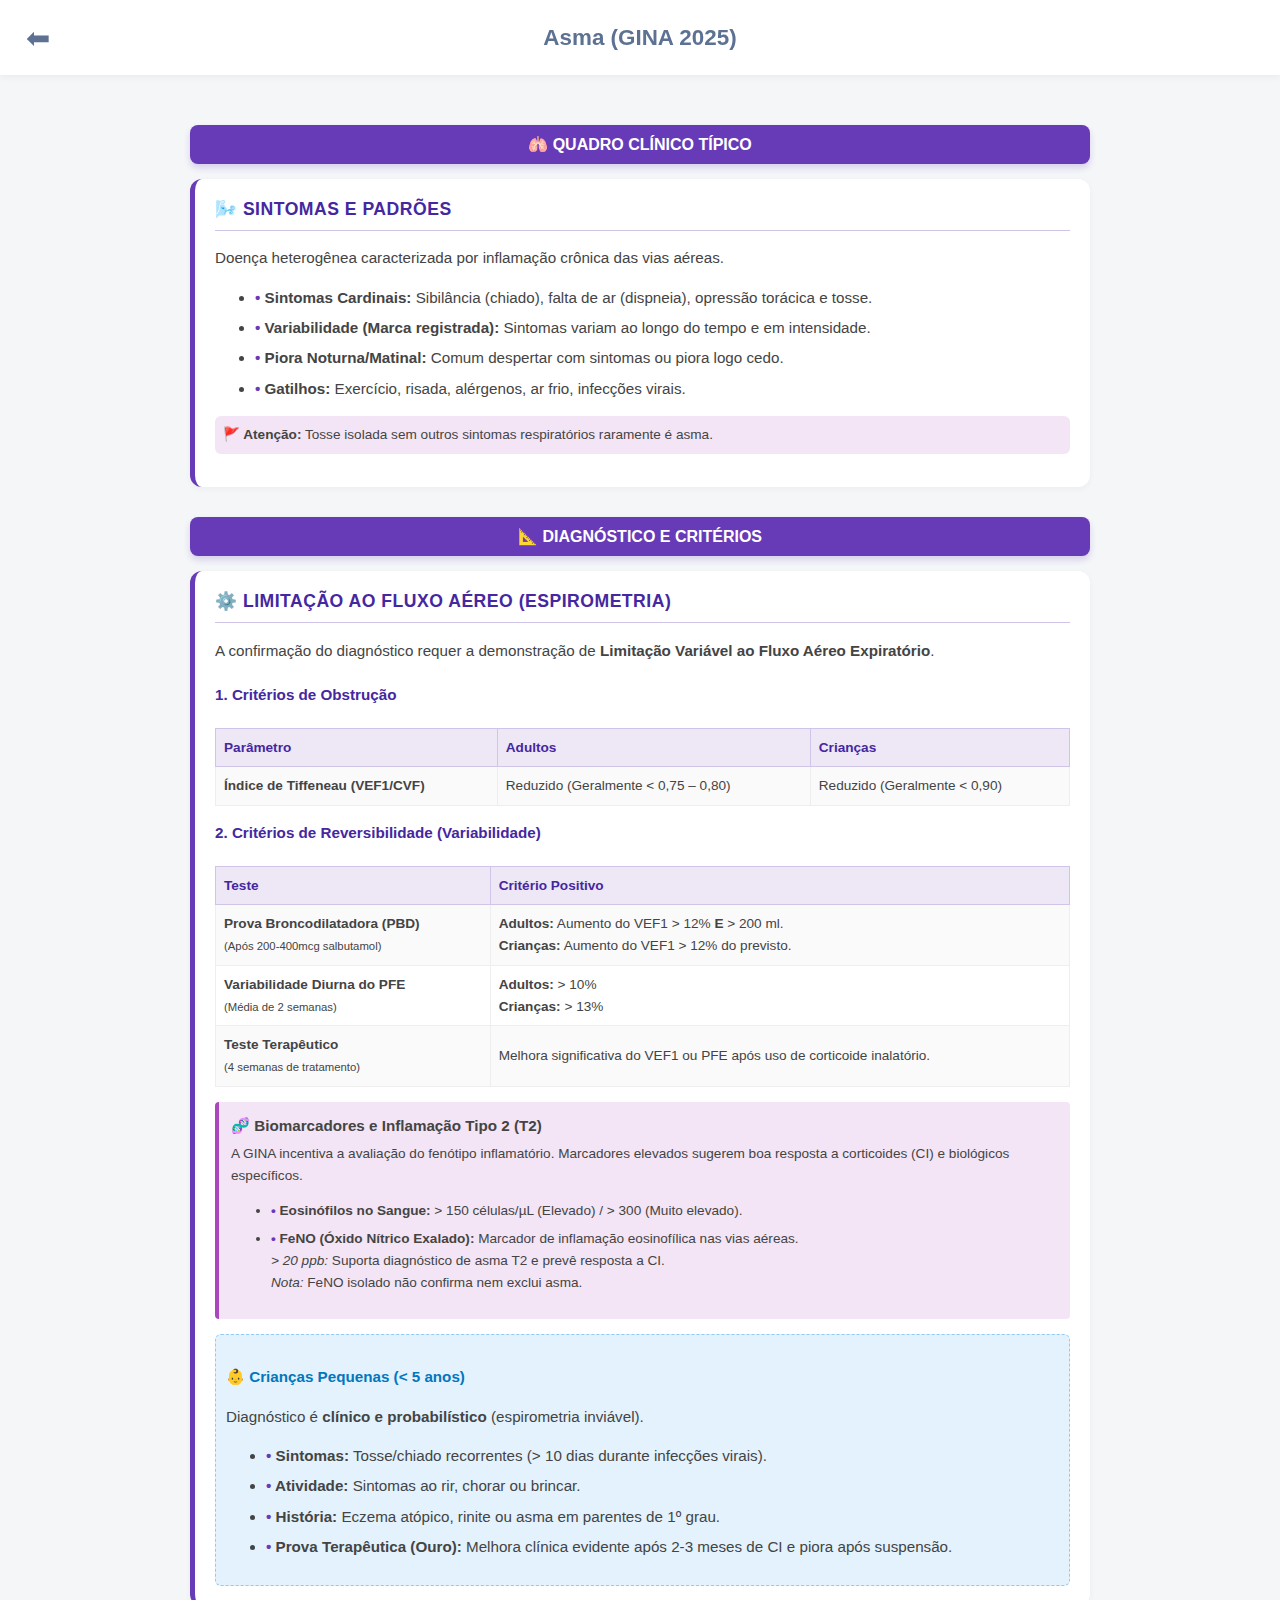
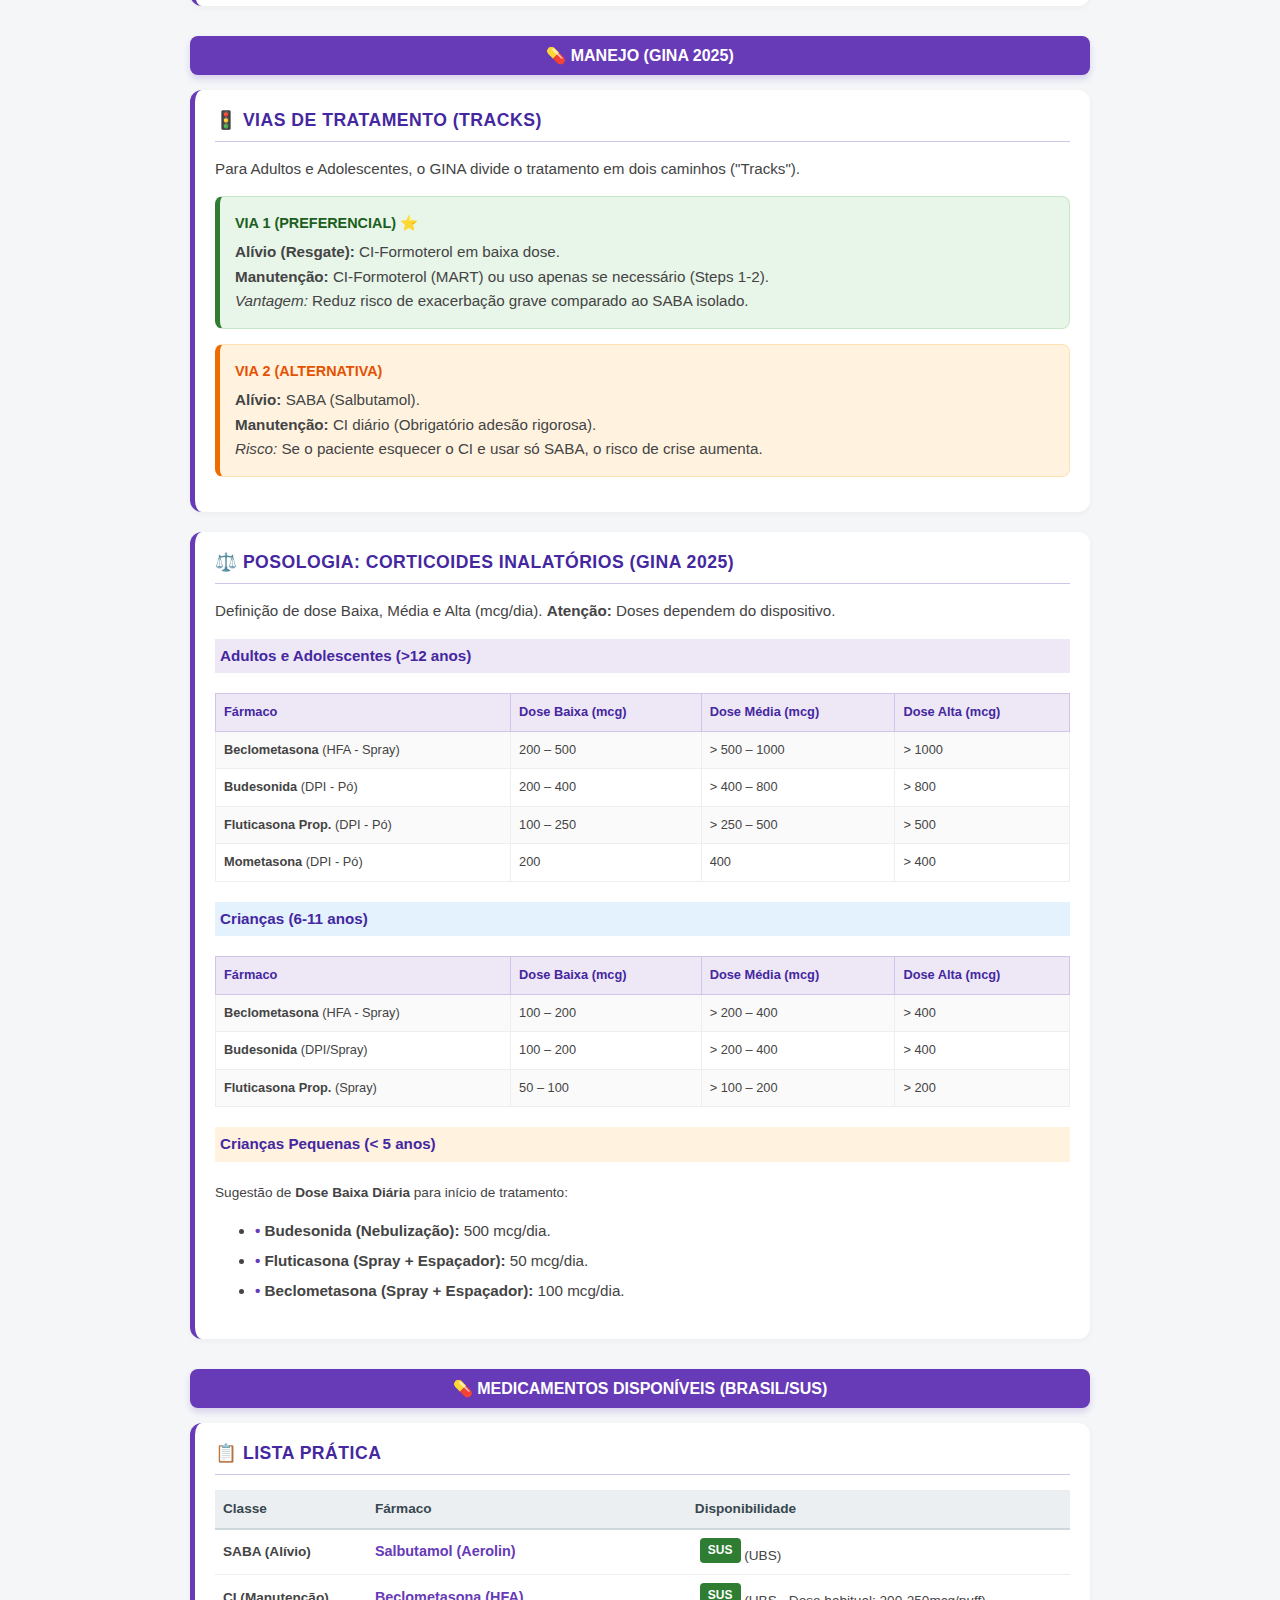
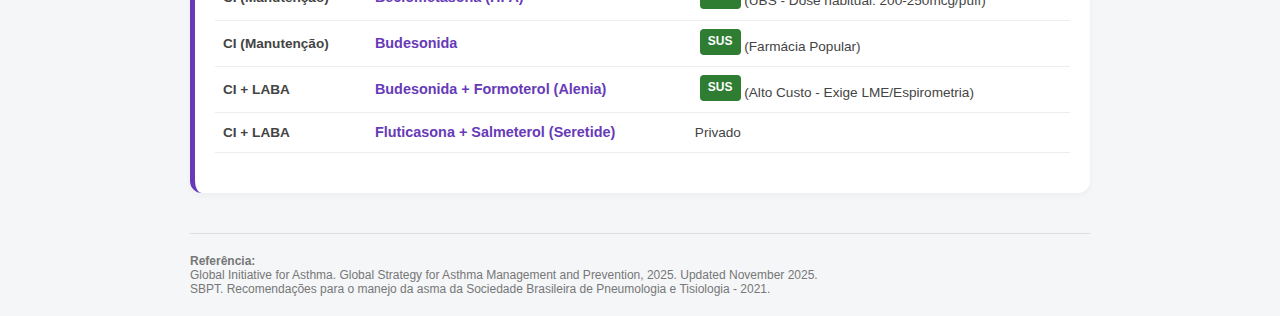
<file: resumo_asma.html>
<!DOCTYPE html>
<html lang="pt-BR">
<head>
    <meta charset="UTF-8">
    <meta name="viewport" content="width=device-width, initial-scale=1.0">
    <title>Asma (GINA 2025)</title>
    <link rel="stylesheet" href="style.css">
    <style>
        /* TEMA ROXO (ASMA/RESPIRATÓRIO CRÔNICO) */
        :root { --theme-asthma: #673AB7; } 
        
        .resumo-box {
            background: white;
            border-radius: 12px;
            padding: 20px;
            margin-bottom: 20px;
            box-shadow: 0 2px 6px rgba(0,0,0,0.04);
            border-left: 5px solid var(--theme-asthma);
        }

        .res-header { 
            font-size: 1.1rem; 
            font-weight: 800; 
            margin-bottom: 15px; 
            display: flex; 
            align-items: center; 
            gap: 10px; 
            color: #4527A0; 
            text-transform: uppercase;
            letter-spacing: 0.5px;
            border-bottom: 1px solid #D1C4E9;
            padding-bottom: 10px;
        }

        .res-content { font-size: 0.95rem; color: #444; line-height: 1.6; }
        
        /* Tabelas */
        .table-custom { width: 100%; border-collapse: collapse; margin: 10px 0; font-size: 0.85rem; }
        .table-custom th { background-color: #EDE7F6; color: #4527A0; padding: 8px; text-align: left; border: 1px solid #D1C4E9; }
        .table-custom td { padding: 8px; border: 1px solid #eee; }
        .table-custom tr:nth-child(even) { background-color: #FAFAFA; }

        /* Drugs */
        .drug-table { width: 100%; font-size: 0.85rem; margin-bottom: 20px; border-collapse: collapse; }
        .drug-table th { background: #ECEFF1; color: #37474F; text-align: left; padding: 8px; border-bottom: 2px solid #CFD8DC; }
        .drug-table td { border-bottom: 1px solid #eee; padding: 8px; vertical-align: middle; }
        .drug-name { font-weight: 700; color: #673AB7; display: block; font-size: 0.9rem; }
        
        /* TAG SUS */
        .tag-sus { 
            background-color: #2E7D32; color: white; 
            padding: 3px 8px; border-radius: 4px; 
            font-size: 0.75rem; font-weight: bold; 
            display: inline-block; margin-left: 5px;
            vertical-align: text-bottom;
        }

        /* Tracks GINA */
        .track-box { padding: 15px; border-radius: 8px; margin-bottom: 15px; border: 1px solid transparent; }
        .track-1 { background-color: #E8F5E9; border-color: #C8E6C9; border-left: 5px solid #2E7D32; }
        .track-2 { background-color: #FFF3E0; border-color: #FFE0B2; border-left: 5px solid #EF6C00; }
        .track-title { font-weight: 800; display: block; margin-bottom: 5px; text-transform: uppercase; font-size: 0.9rem; }

        /* Section Dividers */
        .section-title { 
            background: var(--theme-asthma); color: white; 
            padding: 10px 15px; border-radius: 8px; 
            font-weight: bold; margin: 30px 0 15px 0; 
            text-align: center; text-transform: uppercase;
            box-shadow: 0 4px 6px rgba(103, 58, 183, 0.2);
        }

        /* Check lists */
        .check-list li { margin-bottom: 6px; }
        .check-list li::before { content: "• "; color: var(--theme-asthma); font-weight: bold; }

        /* Child Criteria Box */
        .child-box { background: #E3F2FD; border: 1px dashed #90CAF9; padding: 10px; border-radius: 6px; margin-top: 15px; }

        /* Biomarker Box */
        .bio-box { background: #F3E5F5; border-left: 4px solid #AB47BC; padding: 12px; margin-top: 15px; border-radius: 4px; }

        .ref-section { margin-top: 40px; font-size: 0.75rem; color: #777; border-top: 1px solid #ddd; padding-top: 20px; }
    </style>
</head>
<body>

    <header class="app-header">
        <button class="back-btn" onclick="window.location.href='resumos.html'">⬅</button>
        <div class="app-title">Asma (GINA 2025)</div>
    </header>

    <div class="container">

        <div class="section-title">🫁 Quadro Clínico Típico</div>

        <div class="resumo-box">
            <div class="res-header">🌬️ Sintomas e Padrões</div>
            <div class="res-content">
                <p>Doença heterogênea caracterizada por inflamação crônica das vias aéreas.</p>
                <ul class="check-list">
                    <li><strong>Sintomas Cardinais:</strong> Sibilância (chiado), falta de ar (dispneia), opressão torácica e tosse.</li>
                    <li><strong>Variabilidade (Marca registrada):</strong> Sintomas variam ao longo do tempo e em intensidade.</li>
                    <li><strong>Piora Noturna/Matinal:</strong> Comum despertar com sintomas ou piora logo cedo.</li>
                    <li><strong>Gatilhos:</strong> Exercício, risada, alérgenos, ar frio, infecções virais.</li>
                </ul>
                <p style="font-size:0.85rem; margin-top:10px; background:#F3E5F5; padding:8px; border-radius:6px;">
                    <strong>🚩 Atenção:</strong> Tosse isolada sem outros sintomas respiratórios raramente é asma.
                </p>
            </div>
        </div>

        <div class="section-title">📐 Diagnóstico e Critérios</div>

        <div class="resumo-box">
            <div class="res-header">⚙️ Limitação ao Fluxo Aéreo (Espirometria)</div>
            <div class="res-content">
                <p>A confirmação do diagnóstico requer a demonstração de <strong>Limitação Variável ao Fluxo Aéreo Expiratório</strong>.</p>
                
                <h4 style="color:#4527A0;">1. Critérios de Obstrução</h4>
                <table class="table-custom">
                    <tr><th>Parâmetro</th><th>Adultos</th><th>Crianças</th></tr>
                    <tr><td><strong>Índice de Tiffeneau (VEF1/CVF)</strong></td><td>Reduzido (Geralmente < 0,75 – 0,80)</td><td>Reduzido (Geralmente < 0,90)</td></tr>
                </table>

                <h4 style="color:#4527A0; margin-top:15px;">2. Critérios de Reversibilidade (Variabilidade)</h4>
                <table class="table-custom">
                    <tr><th>Teste</th><th>Critério Positivo</th></tr>
                    <tr><td><strong>Prova Broncodilatadora (PBD)</strong><br><small>(Após 200-400mcg salbutamol)</small></td><td><strong>Adultos:</strong> Aumento do VEF1 > 12% <strong>E</strong> > 200 ml.<br><strong>Crianças:</strong> Aumento do VEF1 > 12% do previsto.</td></tr>
                    <tr><td><strong>Variabilidade Diurna do PFE</strong><br><small>(Média de 2 semanas)</small></td><td><strong>Adultos:</strong> > 10%<br><strong>Crianças:</strong> > 13%</td></tr>
                    <tr><td><strong>Teste Terapêutico</strong><br><small>(4 semanas de tratamento)</small></td><td>Melhora significativa do VEF1 ou PFE após uso de corticoide inalatório.</td></tr>
                </table>

                <div class="bio-box">
                    <strong>🧬 Biomarcadores e Inflamação Tipo 2 (T2)</strong>
                    <p style="font-size:0.85rem; margin-top:5px;">
                        A GINA incentiva a avaliação do fenótipo inflamatório. Marcadores elevados sugerem boa resposta a corticoides (CI) e biológicos específicos.
                    </p>
                    <ul class="check-list" style="font-size:0.85rem;">
                        <li><strong>Eosinófilos no Sangue:</strong> > 150 células/µL (Elevado) / > 300 (Muito elevado).</li>
                        <li><strong>FeNO (Óxido Nítrico Exalado):</strong> Marcador de inflamação eosinofílica nas vias aéreas.
                            <br><em>> 20 ppb:</em> Suporta diagnóstico de asma T2 e prevê resposta a CI.
                            <br><em>Nota:</em> FeNO isolado não confirma nem exclui asma.
                        </li>
                    </ul>
                </div>

                <div class="child-box">
                    <h4 style="color:#0277BD; margin-bottom:5px;">👶 Crianças Pequenas (< 5 anos)</h4>
                    <p>Diagnóstico é <strong>clínico e probabilístico</strong> (espirometria inviável).</p>
                    <ul class="check-list">
                        <li><strong>Sintomas:</strong> Tosse/chiado recorrentes (> 10 dias durante infecções virais).</li>
                        <li><strong>Atividade:</strong> Sintomas ao rir, chorar ou brincar.</li>
                        <li><strong>História:</strong> Eczema atópico, rinite ou asma em parentes de 1º grau.</li>
                        <li><strong>Prova Terapêutica (Ouro):</strong> Melhora clínica evidente após 2-3 meses de CI e piora após suspensão.</li>
                    </ul>
                </div>
            </div>
        </div>

        <div class="section-title">💊 Manejo (GINA 2025)</div>

        <div class="resumo-box">
            <div class="res-header">🚦 Vias de Tratamento (Tracks)</div>
            <div class="res-content">
                <p>Para Adultos e Adolescentes, o GINA divide o tratamento em dois caminhos ("Tracks").</p>
                
                <div class="track-box track-1">
                    <span class="track-title" style="color:#1B5E20;">VIA 1 (PREFERENCIAL) ⭐</span>
                    <p style="margin:0;"><strong>Alívio (Resgate):</strong> CI-Formoterol em baixa dose.<br>
                    <strong>Manutenção:</strong> CI-Formoterol (MART) ou uso apenas se necessário (Steps 1-2).<br>
                    <em>Vantagem:</em> Reduz risco de exacerbação grave comparado ao SABA isolado.</p>
                </div>

                <div class="track-box track-2">
                    <span class="track-title" style="color:#E65100;">VIA 2 (ALTERNATIVA)</span>
                    <p style="margin:0;"><strong>Alívio:</strong> SABA (Salbutamol).<br>
                    <strong>Manutenção:</strong> CI diário (Obrigatório adesão rigorosa).<br>
                    <em>Risco:</em> Se o paciente esquecer o CI e usar só SABA, o risco de crise aumenta.</p>
                </div>
            </div>
        </div>

        <div class="resumo-box">
            <div class="res-header">⚖️ Posologia: Corticoides Inalatórios (GINA 2025)</div>
            <div class="res-content">
                <p>Definição de dose Baixa, Média e Alta (mcg/dia). <strong>Atenção:</strong> Doses dependem do dispositivo.</p>
                
                <h4 style="color:#4527A0; margin-top:15px; background:#EDE7F6; padding:5px;">Adultos e Adolescentes (>12 anos)</h4>
                <table class="table-custom" style="font-size:0.8rem;">
                    <tr>
                        <th>Fármaco</th>
                        <th>Dose Baixa (mcg)</th>
                        <th>Dose Média (mcg)</th>
                        <th>Dose Alta (mcg)</th>
                    </tr>
                    <tr>
                        <td><strong>Beclometasona</strong> (HFA - Spray)</td>
                        <td>200 – 500</td>
                        <td>> 500 – 1000</td>
                        <td>> 1000</td>
                    </tr>
                    <tr>
                        <td><strong>Budesonida</strong> (DPI - Pó)</td>
                        <td>200 – 400</td>
                        <td>> 400 – 800</td>
                        <td>> 800</td>
                    </tr>
                    <tr>
                        <td><strong>Fluticasona Prop.</strong> (DPI - Pó)</td>
                        <td>100 – 250</td>
                        <td>> 250 – 500</td>
                        <td>> 500</td>
                    </tr>
                    <tr>
                        <td><strong>Mometasona</strong> (DPI - Pó)</td>
                        <td>200</td>
                        <td>400</td>
                        <td>> 400</td>
                    </tr>
                </table>

                <h4 style="color:#4527A0; margin-top:20px; background:#E3F2FD; padding:5px;">Crianças (6-11 anos)</h4>
                <table class="table-custom" style="font-size:0.8rem;">
                    <tr>
                        <th>Fármaco</th>
                        <th>Dose Baixa (mcg)</th>
                        <th>Dose Média (mcg)</th>
                        <th>Dose Alta (mcg)</th>
                    </tr>
                    <tr>
                        <td><strong>Beclometasona</strong> (HFA - Spray)</td>
                        <td>100 – 200</td>
                        <td>> 200 – 400</td>
                        <td>> 400</td>
                    </tr>
                    <tr>
                        <td><strong>Budesonida</strong> (DPI/Spray)</td>
                        <td>100 – 200</td>
                        <td>> 200 – 400</td>
                        <td>> 400</td>
                    </tr>
                    <tr>
                        <td><strong>Fluticasona Prop.</strong> (Spray)</td>
                        <td>50 – 100</td>
                        <td>> 100 – 200</td>
                        <td>> 200</td>
                    </tr>
                </table>

                <h4 style="color:#4527A0; margin-top:20px; background:#FFF3E0; padding:5px;">Crianças Pequenas (< 5 anos)</h4>
                <p style="font-size:0.85rem;">Sugestão de <strong>Dose Baixa Diária</strong> para início de tratamento:</p>
                <ul class="check-list">
                    <li><strong>Budesonida (Nebulização):</strong> 500 mcg/dia.</li>
                    <li><strong>Fluticasona (Spray + Espaçador):</strong> 50 mcg/dia.</li>
                    <li><strong>Beclometasona (Spray + Espaçador):</strong> 100 mcg/dia.</li>
                </ul>
            </div>
        </div>

        <div class="section-title">💊 Medicamentos Disponíveis (Brasil/SUS)</div>

        <div class="resumo-box">
            <div class="res-header">📋 Lista Prática</div>
            <div class="res-content">
                <table class="drug-table">
                    <tr><th>Classe</th><th>Fármaco</th><th>Disponibilidade</th></tr>
                    <tr>
                        <td><strong>SABA (Alívio)</strong></td>
                        <td><span class="drug-name">Salbutamol (Aerolin)</span></td>
                        <td><span class="tag-sus">SUS</span> (UBS)</td>
                    </tr>
                    <tr>
                        <td><strong>CI (Manutenção)</strong></td>
                        <td><span class="drug-name">Beclometasona (HFA)</span></td>
                        <td><span class="tag-sus">SUS</span> (UBS - Dose habitual: 200-250mcg/puff)</td>
                    </tr>
                    <tr>
                        <td><strong>CI (Manutenção)</strong></td>
                        <td><span class="drug-name">Budesonida</span></td>
                        <td><span class="tag-sus">SUS</span> (Farmácia Popular)</td>
                    </tr>
                    <tr>
                        <td><strong>CI + LABA</strong></td>
                        <td><span class="drug-name">Budesonida + Formoterol (Alenia)</span></td>
                        <td><span class="tag-sus">SUS</span> (Alto Custo - Exige LME/Espirometria)</td>
                    </tr>
                    <tr>
                        <td><strong>CI + LABA</strong></td>
                        <td><span class="drug-name">Fluticasona + Salmeterol (Seretide)</span></td>
                        <td>Privado</td>
                    </tr>
                </table>
            </div>
        </div>

        <div class="ref-section">
            <strong>Referência:</strong><br>
            Global Initiative for Asthma. Global Strategy for Asthma Management and Prevention, 2025. Updated November 2025.<br>
            SBPT. Recomendações para o manejo da asma da Sociedade Brasileira de Pneumologia e Tisiologia - 2021.
        </div>

    </div>

</body>
</html>
</file>
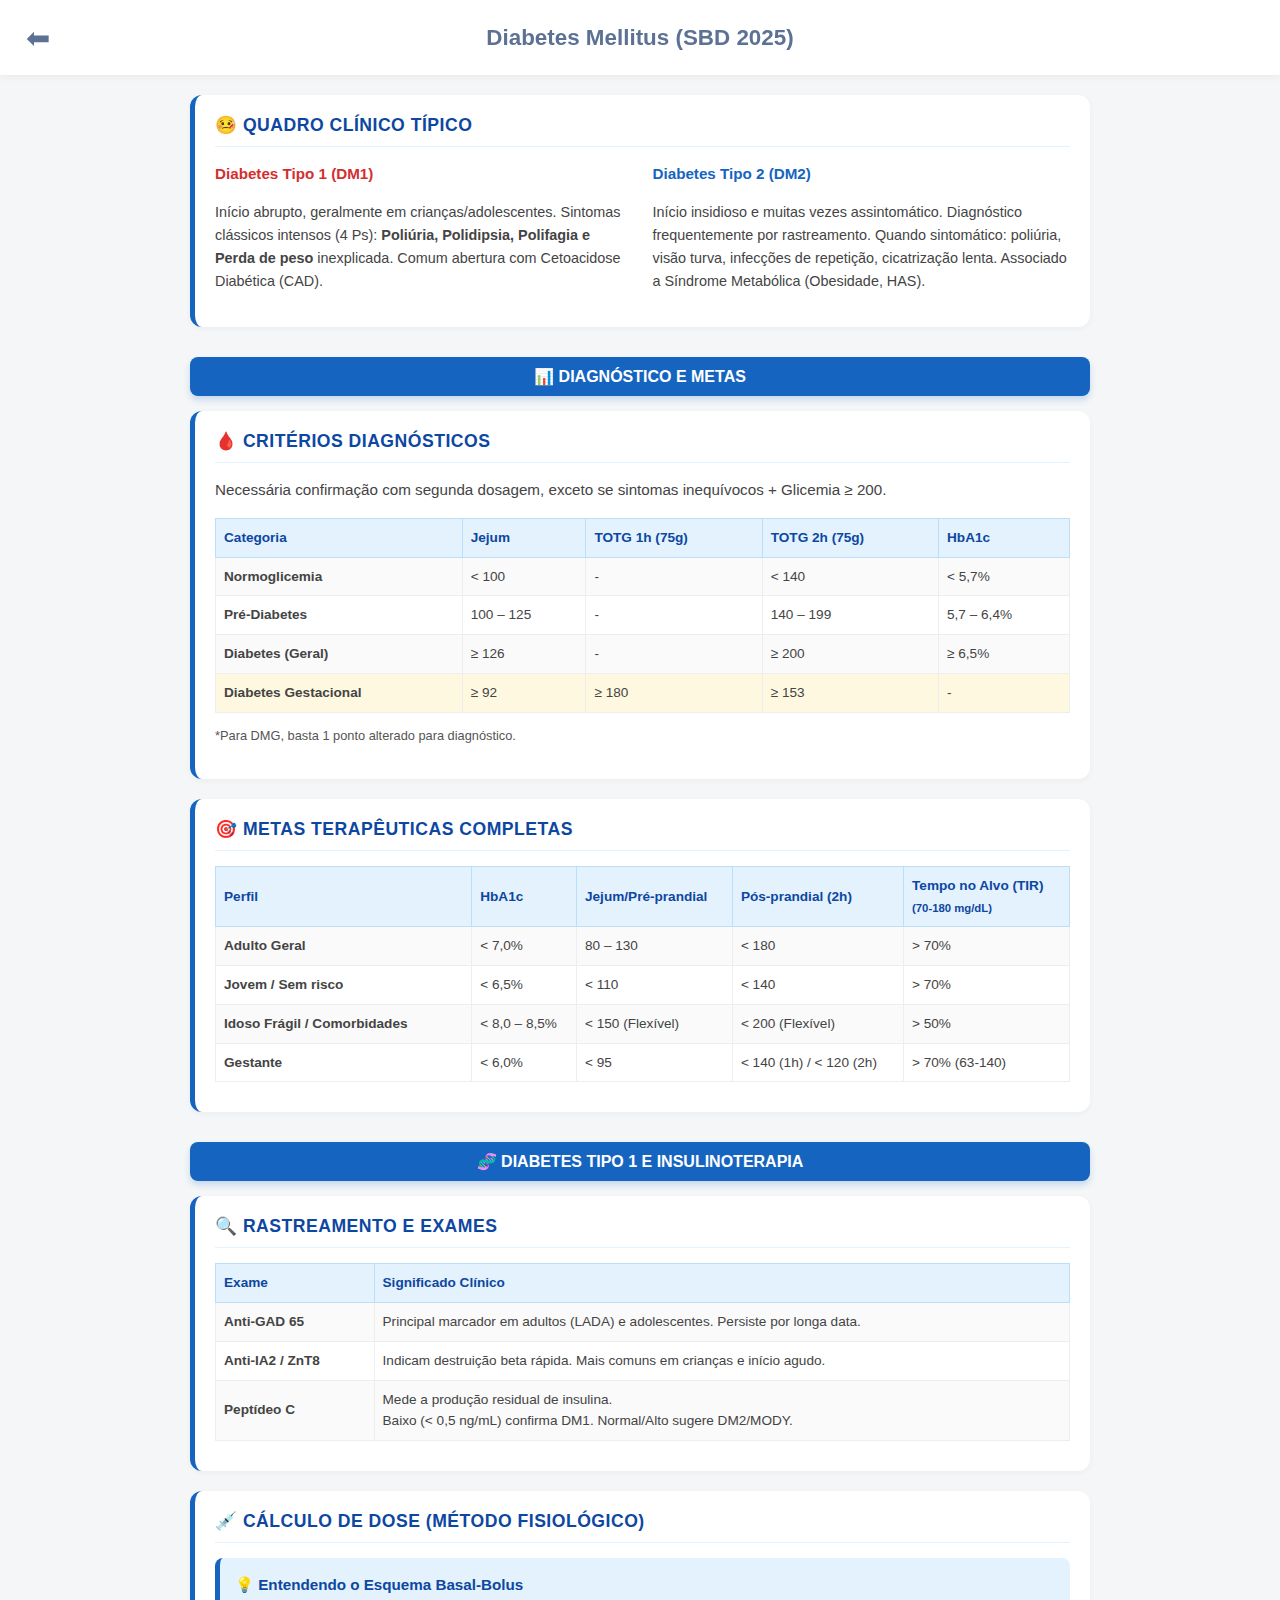
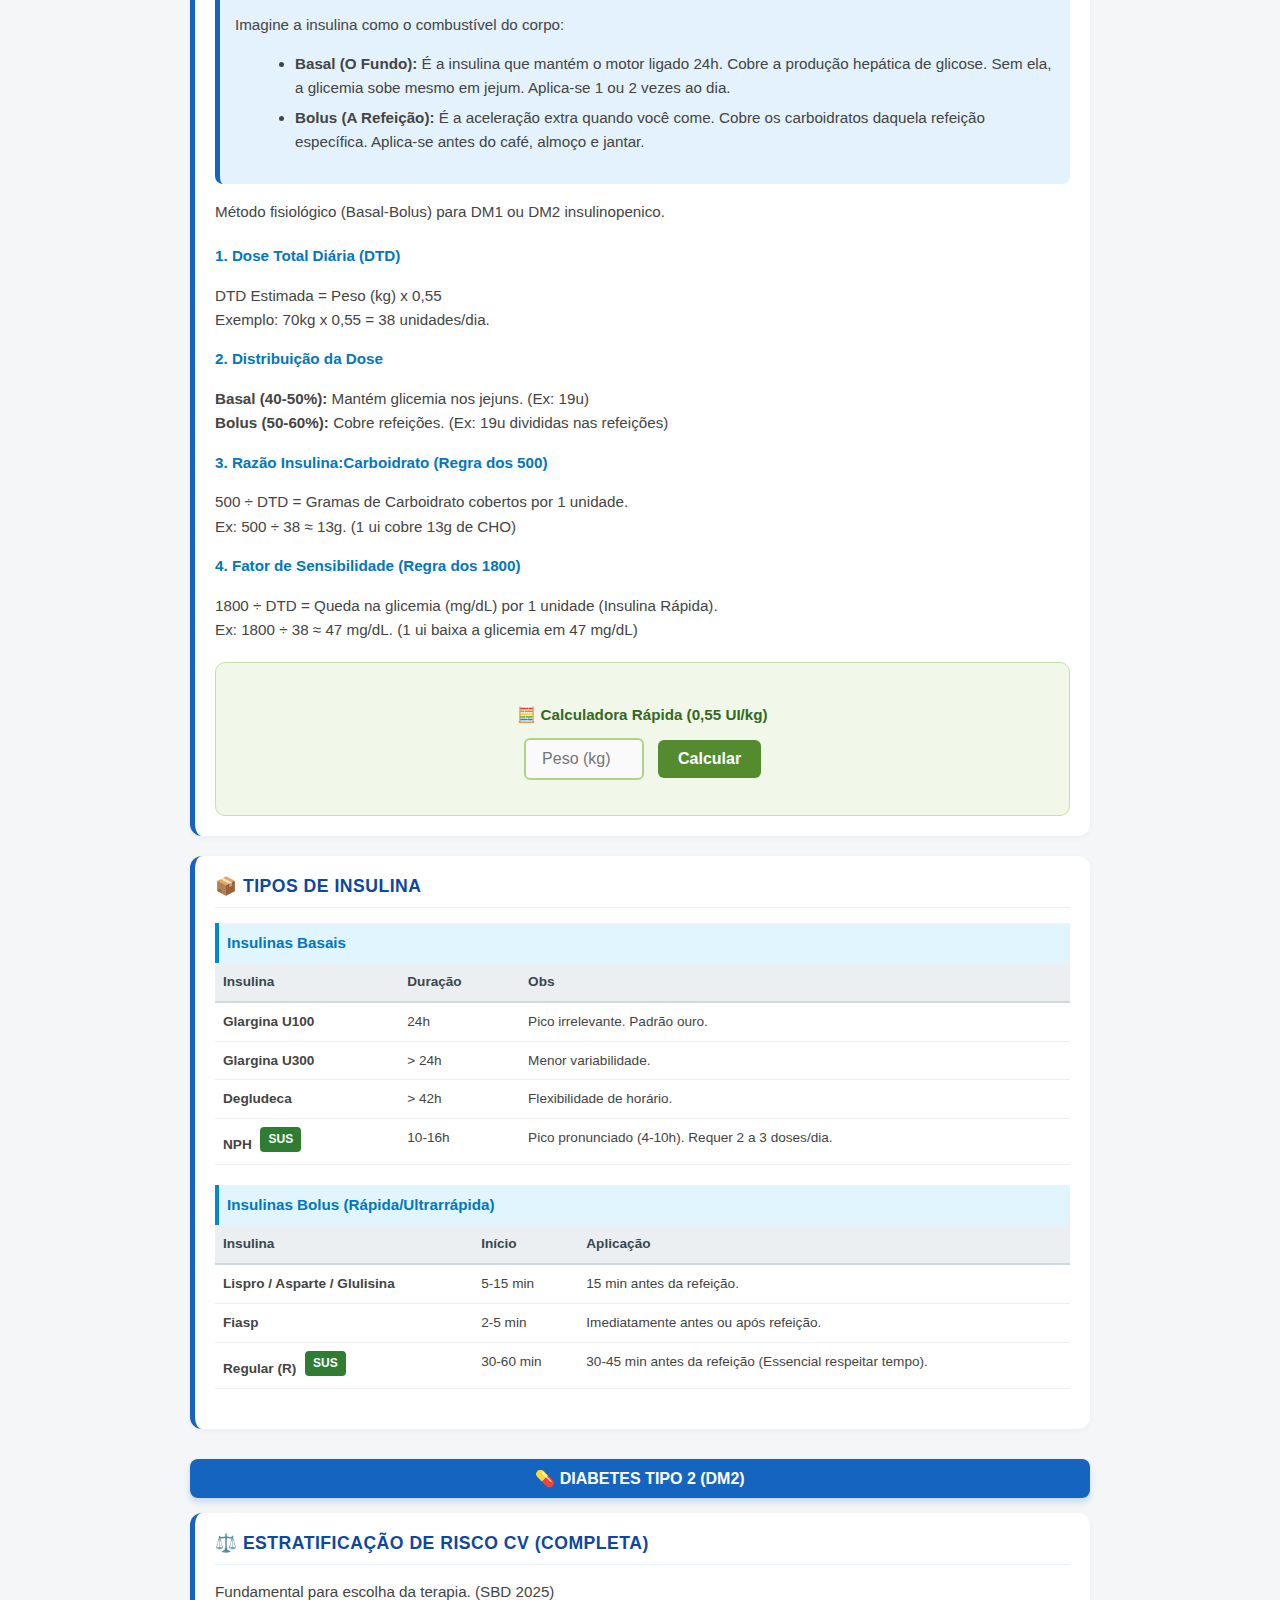
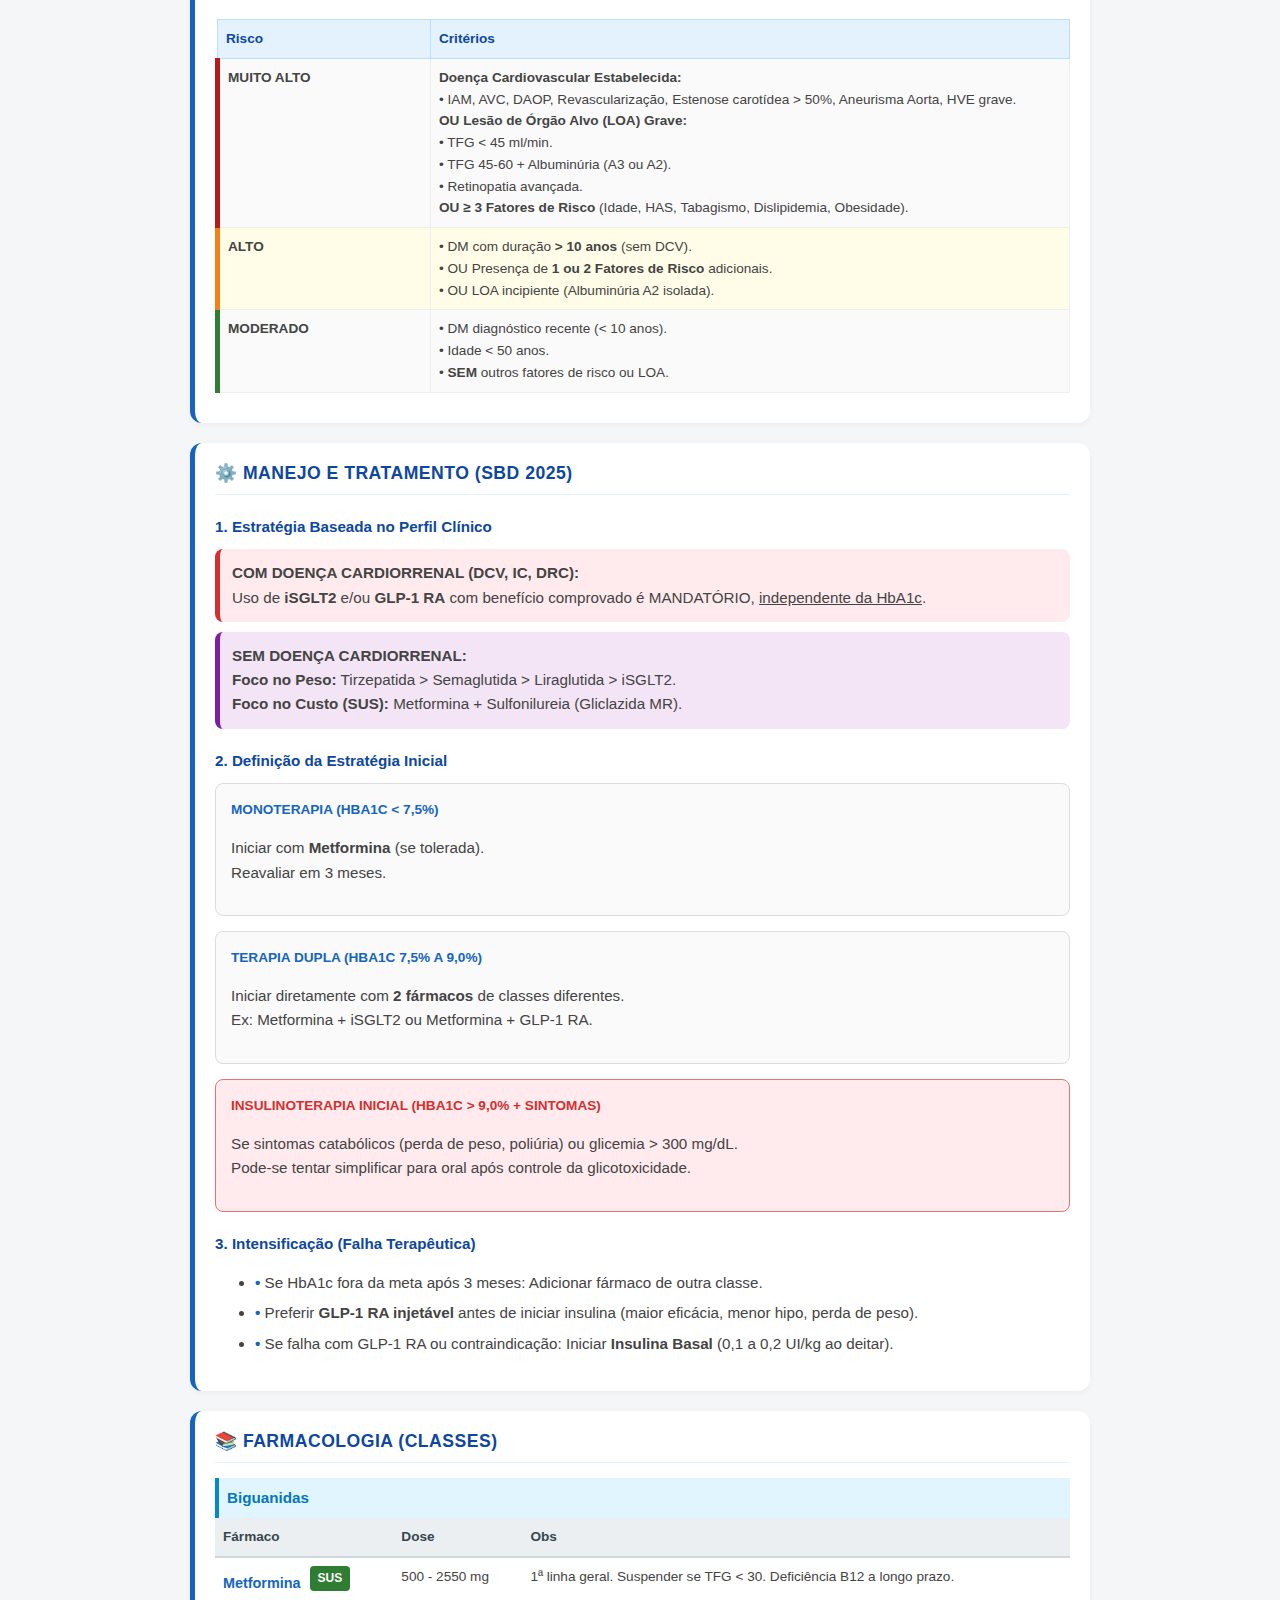
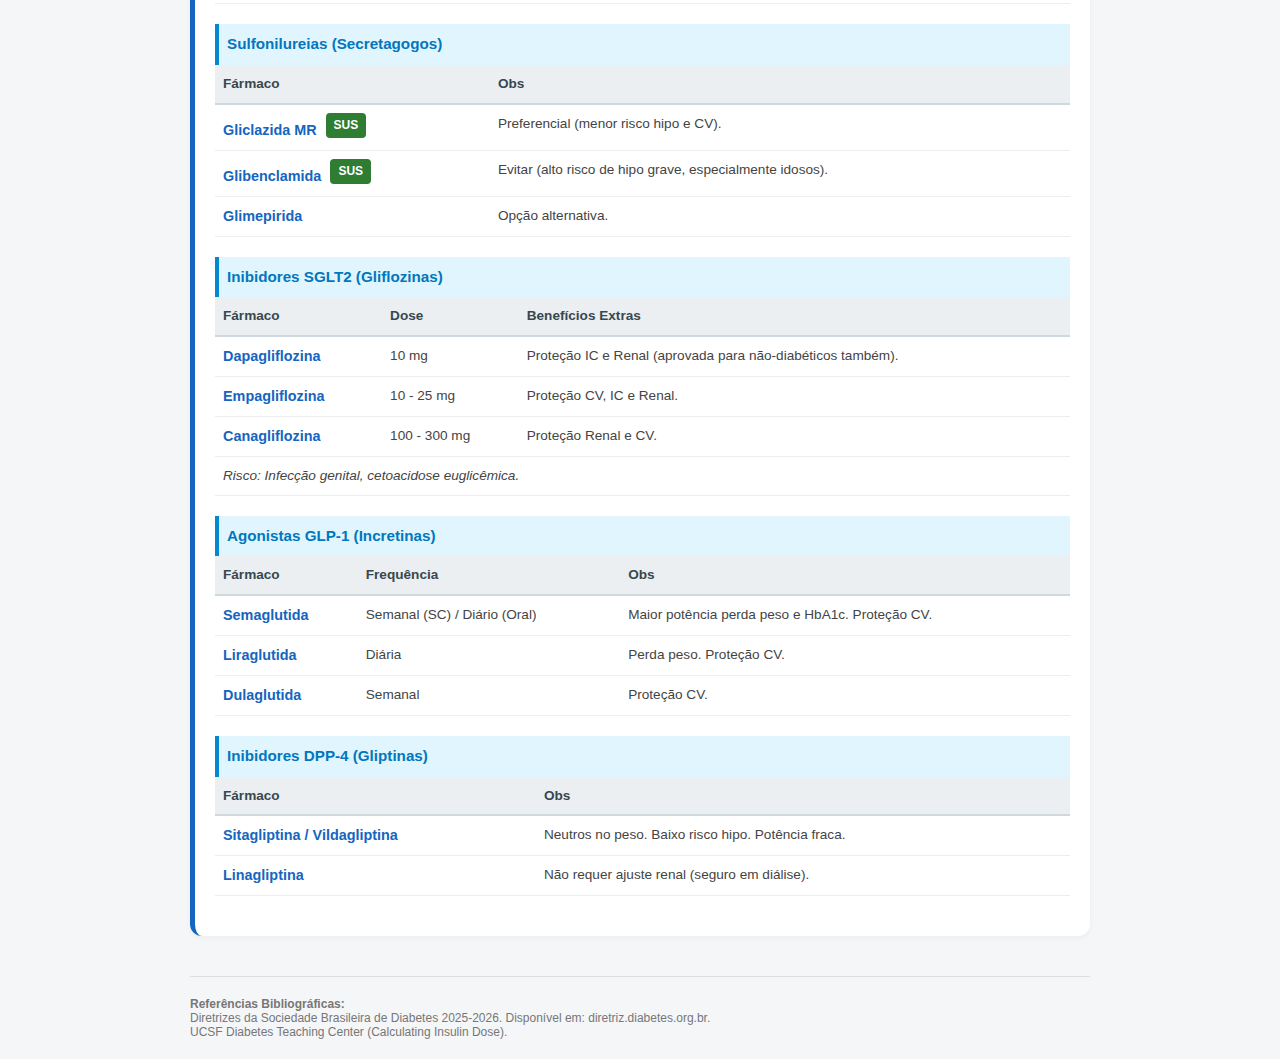
<file: resumo_dm.html>
<!DOCTYPE html>
<html lang="pt-BR">
<head>
    <meta charset="UTF-8">
    <meta name="viewport" content="width=device-width, initial-scale=1.0">
    <title>Diabetes Mellitus (SBD 2025)</title>
    <link rel="stylesheet" href="style.css">
    <style>
        /* TEMA AZUL (DIABETES) */
        :root { --theme-dm: #1565C0; } 
        
        .resumo-box {
            background: white;
            border-radius: 12px;
            padding: 20px;
            margin-bottom: 20px;
            box-shadow: 0 2px 6px rgba(0,0,0,0.04);
            border-left: 5px solid var(--theme-dm);
        }

        .res-header { 
            font-size: 1.1rem; 
            font-weight: 800; 
            margin-bottom: 15px; 
            display: flex; 
            align-items: center; 
            gap: 10px; 
            color: #0D47A1; 
            text-transform: uppercase;
            letter-spacing: 0.5px;
            border-bottom: 1px solid #E3F2FD;
            padding-bottom: 10px;
        }

        .res-content { font-size: 0.95rem; color: #444; line-height: 1.6; }
        
        /* Tabelas */
        .table-custom { width: 100%; border-collapse: collapse; margin: 10px 0; font-size: 0.85rem; }
        .table-custom th { background-color: #E3F2FD; color: #0D47A1; padding: 8px; text-align: left; border: 1px solid #BBDEFB; }
        .table-custom td { padding: 8px; border: 1px solid #eee; }
        .table-custom tr:nth-child(even) { background-color: #FAFAFA; }

        /* Drugs */
        .drug-table { width: 100%; font-size: 0.85rem; margin-bottom: 20px; border-collapse: collapse; }
        .drug-table th { background: #ECEFF1; color: #37474F; text-align: left; padding: 8px; border-bottom: 2px solid #CFD8DC; }
        .drug-table td { border-bottom: 1px solid #eee; padding: 8px; vertical-align: top; }
        .drug-name { font-weight: 700; color: #1565C0; display: block; font-size: 0.9rem; }
        .drug-class-header { background: #E1F5FE; color: #0277BD; padding: 8px; font-weight: bold; border-left: 4px solid #0288D1; margin-top: 15px; }

        /* TAG SUS */
        .tag-sus { 
            background-color: #2E7D32; color: white; 
            padding: 3px 8px; border-radius: 4px; 
            font-size: 0.75rem; font-weight: bold; 
            display: inline-block; margin-left: 5px;
            vertical-align: text-bottom;
        }

        /* Section Dividers */
        .section-title { 
            background: var(--theme-dm); color: white; 
            padding: 10px 15px; border-radius: 8px; 
            font-weight: bold; margin: 30px 0 15px 0; 
            text-align: center; text-transform: uppercase;
            box-shadow: 0 4px 6px rgba(21, 101, 192, 0.2);
        }

        /* Check lists */
        .check-list li { margin-bottom: 6px; }
        .check-list li::before { content: "• "; color: var(--theme-dm); font-weight: bold; }

        /* Risco CV DM2 */
        .risk-cv-table td { font-weight: 500; vertical-align: top; }
        .risk-vhigh { border-left: 5px solid #b71c1c; background: #ffebee; }
        .risk-high { border-left: 5px solid #f57f17; background: #fffde7; }
        .risk-mod { border-left: 5px solid #2e7d32; background: #e8f5e9; }

        /* CALCULADORA & BOXES */
        .calc-wrapper { background: #F1F8E9; padding: 20px; border-radius: 10px; border: 1px solid #C5E1A5; margin-top: 20px; text-align: center; }
        .calc-input { padding: 10px; font-size: 1rem; width: 120px; text-align: center; border: 2px solid #AED581; border-radius: 6px; margin-right: 10px; }
        .calc-btn { padding: 10px 20px; font-size: 1rem; background: #558B2F; color: white; border: none; border-radius: 6px; cursor: pointer; font-weight: bold; }
        .calc-btn:hover { background: #33691E; }
        .calc-result { margin-top: 20px; display: none; text-align: left; background: white; padding: 15px; border-radius: 8px; border: 1px solid #ddd; }
        .result-row { display: flex; justify-content: space-between; padding: 8px 0; border-bottom: 1px dashed #eee; font-size: 0.9rem; }
        .result-row strong { color: #2E7D32; }
        
        .calc-box { background: #F5F5F5; border: 1px dashed #999; padding: 10px; margin-top: 5px; border-radius: 6px; font-family: monospace; font-size: 0.85rem; color: #333; }

        /* Didático */
        .didactic-card { background: #E3F2FD; border-radius: 8px; padding: 15px; margin-bottom: 15px; border-left: 5px solid #1565C0; }
        .didactic-title { font-weight: bold; color: #0D47A1; margin-bottom: 5px; display: block; }

        /* Algoritmo Boxes */
        .algo-step { background: #FAFAFA; border: 1px solid #ddd; border-radius: 8px; padding: 15px; margin-bottom: 15px; }
        .algo-title { font-weight: 800; color: #1565C0; display: block; margin-bottom: 5px; text-transform: uppercase; font-size: 0.85rem; }

        .ref-section { margin-top: 40px; font-size: 0.75rem; color: #777; border-top: 1px solid #ddd; padding-top: 20px; }
    </style>
</head>
<body>

    <header class="app-header">
        <button class="back-btn" onclick="window.location.href='resumos.html'">⬅</button>
        <div class="app-title">Diabetes Mellitus (SBD 2025)</div>
    </header>

    <div class="container">

        <div class="resumo-box">
            <div class="res-header">🤒 Quadro Clínico Típico</div>
            <div class="res-content">
                <div style="display:flex; gap:20px; flex-wrap:wrap;">
                    <div style="flex:1; min-width:250px;">
                        <strong style="color:#D32F2F;">Diabetes Tipo 1 (DM1)</strong>
                        <p style="font-size:0.9rem;">Início abrupto, geralmente em crianças/adolescentes. Sintomas clássicos intensos (4 Ps): <strong>Poliúria, Polidipsia, Polifagia e Perda de peso</strong> inexplicada. Comum abertura com Cetoacidose Diabética (CAD).</p>
                    </div>
                    <div style="flex:1; min-width:250px;">
                        <strong style="color:#1565C0;">Diabetes Tipo 2 (DM2)</strong>
                        <p style="font-size:0.9rem;">Início insidioso e muitas vezes assintomático. Diagnóstico frequentemente por rastreamento. Quando sintomático: poliúria, visão turva, infecções de repetição, cicatrização lenta. Associado a Síndrome Metabólica (Obesidade, HAS).</p>
                    </div>
                </div>
            </div>
        </div>

        <div class="section-title">📊 Diagnóstico e Metas</div>

        <div class="resumo-box">
            <div class="res-header">🩸 Critérios Diagnósticos</div>
            <div class="res-content">
                <p>Necessária confirmação com segunda dosagem, exceto se sintomas inequívocos + Glicemia &ge; 200.</p>
                <table class="table-custom">
                    <tr><th>Categoria</th><th>Jejum</th><th>TOTG 1h (75g)</th><th>TOTG 2h (75g)</th><th>HbA1c</th></tr>
                    <tr><td><strong>Normoglicemia</strong></td><td>< 100</td><td>-</td><td>< 140</td><td>< 5,7%</td></tr>
                    <tr><td><strong>Pré-Diabetes</strong></td><td>100 – 125</td><td>-</td><td>140 – 199</td><td>5,7 – 6,4%</td></tr>
                    <tr><td><strong>Diabetes (Geral)</strong></td><td>&ge; 126</td><td>-</td><td>&ge; 200</td><td>&ge; 6,5%</td></tr>
                    <tr style="background:#FFF8E1;"><td><strong>Diabetes Gestacional</strong></td><td>&ge; 92</td><td>&ge; 180</td><td>&ge; 153</td><td>-</td></tr>
                </table>
                <p style="font-size:0.8rem; color:#555;">*Para DMG, basta 1 ponto alterado para diagnóstico.</p>
            </div>
        </div>

        <div class="resumo-box">
            <div class="res-header">🎯 Metas Terapêuticas Completas</div>
            <div class="res-content">
                <table class="table-custom">
                    <tr>
                        <th width="30%">Perfil</th>
                        <th>HbA1c</th>
                        <th>Jejum/Pré-prandial</th>
                        <th>Pós-prandial (2h)</th>
                        <th>Tempo no Alvo (TIR)<br><small>(70-180 mg/dL)</small></th>
                    </tr>
                    <tr>
                        <td><strong>Adulto Geral</strong></td>
                        <td>< 7,0%</td>
                        <td>80 – 130</td>
                        <td>< 180</td>
                        <td>> 70%</td>
                    </tr>
                    <tr>
                        <td><strong>Jovem / Sem risco</strong></td>
                        <td>< 6,5%</td>
                        <td>< 110</td>
                        <td>< 140</td>
                        <td>> 70%</td>
                    </tr>
                    <tr>
                        <td><strong>Idoso Frágil / Comorbidades</strong></td>
                        <td>< 8,0 – 8,5%</td>
                        <td>< 150 (Flexível)</td>
                        <td>< 200 (Flexível)</td>
                        <td>> 50%</td>
                    </tr>
                    <tr>
                        <td><strong>Gestante</strong></td>
                        <td>< 6,0%</td>
                        <td>< 95</td>
                        <td>< 140 (1h) / < 120 (2h)</td>
                        <td>> 70% (63-140)</td>
                    </tr>
                </table>
            </div>
        </div>

        <div class="section-title">🧬 Diabetes Tipo 1 e Insulinoterapia</div>

        <div class="resumo-box">
            <div class="res-header">🔍 Rastreamento e Exames</div>
            <div class="res-content">
                <table class="table-custom">
                    <tr><th>Exame</th><th>Significado Clínico</th></tr>
                    <tr><td><strong>Anti-GAD 65</strong></td><td>Principal marcador em adultos (LADA) e adolescentes. Persiste por longa data.</td></tr>
                    <tr><td><strong>Anti-IA2 / ZnT8</strong></td><td>Indicam destruição beta rápida. Mais comuns em crianças e início agudo.</td></tr>
                    <tr><td><strong>Peptídeo C</strong></td><td>Mede a produção residual de insulina. <br>Baixo (< 0,5 ng/mL) confirma DM1. Normal/Alto sugere DM2/MODY.</td></tr>
                </table>
            </div>
        </div>

        <div class="resumo-box">
            <div class="res-header">💉 Cálculo de Dose (Método Fisiológico)</div>
            <div class="res-content">
                
                <div class="didactic-card">
                    <span class="didactic-title">💡 Entendendo o Esquema Basal-Bolus</span>
                    <p style="margin-bottom:10px;">Imagine a insulina como o combustível do corpo:</p>
                    <ul style="margin-left:20px;">
                        <li style="margin-bottom:5px;"><strong>Basal (O Fundo):</strong> É a insulina que mantém o motor ligado 24h. Cobre a produção hepática de glicose. Sem ela, a glicemia sobe mesmo em jejum. Aplica-se 1 ou 2 vezes ao dia.</li>
                        <li><strong>Bolus (A Refeição):</strong> É a aceleração extra quando você come. Cobre os carboidratos daquela refeição específica. Aplica-se antes do café, almoço e jantar.</li>
                    </ul>
                </div>

                <p>Método fisiológico (Basal-Bolus) para DM1 ou DM2 insulinopenico.</p>

                <h4 style="color:#0277BD; margin-bottom:5px;">1. Dose Total Diária (DTD)</h4>
                <p>DTD Estimada = Peso (kg) x 0,55<br>
                Exemplo: 70kg x 0,55 = 38 unidades/dia.</p>

                <h4 style="color:#0277BD; margin-bottom:5px; margin-top:15px;">2. Distribuição da Dose</h4>
                <p><strong>Basal (40-50%):</strong> Mantém glicemia nos jejuns. (Ex: 19u)<br>
                <strong>Bolus (50-60%):</strong> Cobre refeições. (Ex: 19u divididas nas refeições)</p>

                <h4 style="color:#0277BD; margin-bottom:5px; margin-top:15px;">3. Razão Insulina:Carboidrato (Regra dos 500)</h4>
                <p>500 ÷ DTD = Gramas de Carboidrato cobertos por 1 unidade.<br>
                Ex: 500 ÷ 38 ≈ 13g. (1 ui cobre 13g de CHO)</p>

                <h4 style="color:#0277BD; margin-bottom:5px; margin-top:15px;">4. Fator de Sensibilidade (Regra dos 1800)</h4>
                <p>1800 ÷ DTD = Queda na glicemia (mg/dL) por 1 unidade (Insulina Rápida).<br>
                Ex: 1800 ÷ 38 ≈ 47 mg/dL. (1 ui baixa a glicemia em 47 mg/dL)</p>

                <div class="calc-wrapper">
                    <h4 style="color:#33691E; margin-bottom:10px;">🧮 Calculadora Rápida (0,55 UI/kg)</h4>
                    <input type="number" id="weightInput" class="calc-input" placeholder="Peso (kg)">
                    <button class="calc-btn" onclick="calculateInsulin()">Calcular</button>

                    <div id="resultArea" class="calc-result">
                        <div class="result-row"><span>Dose Total Diária (DTD):</span> <strong id="resDTD">-</strong></div>
                        <div class="result-row"><span>Insulina Basal (50%):</span> <strong id="resBasal">-</strong></div>
                        <div class="result-row"><span>Insulina Bolus Total (50%):</span> <strong id="resBolus">-</strong></div>
                        <div class="result-row" style="background:#F1F8E9;"><span>Bolus por Refeição (aprox):</span> <strong id="resMeal">-</strong></div>
                        <div class="result-row"><span>Relação Insulina:Carboidrato (500/DTD):</span> <strong id="resCarbRatio">-</strong></div>
                        <div class="result-row"><span>Fator de Sensibilidade (1800/DTD):</span> <strong id="resCorrection">-</strong></div>
                        <p style="font-size:0.75rem; color:#777; margin-top:10px;">*Valores estimativos iniciais. Ajuste conforme resposta clínica.</p>
                    </div>
                </div>

            </div>
        </div>

        <div class="resumo-box">
            <div class="res-header">📦 Tipos de Insulina</div>
            <div class="res-content">
                <div class="drug-class-header">Insulinas Basais</div>
                <table class="drug-table">
                    <tr><th>Insulina</th><th>Duração</th><th>Obs</th></tr>
                    <tr><td><strong>Glargina U100</strong></td><td>24h</td><td>Pico irrelevante. Padrão ouro.</td></tr>
                    <tr><td><strong>Glargina U300</strong></td><td>> 24h</td><td>Menor variabilidade.</td></tr>
                    <tr><td><strong>Degludeca</strong></td><td>> 42h</td><td>Flexibilidade de horário.</td></tr>
                    <tr><td><strong>NPH</strong> <span class="tag-sus">SUS</span></td><td>10-16h</td><td>Pico pronunciado (4-10h). Requer 2 a 3 doses/dia.</td></tr>
                </table>

                <div class="drug-class-header">Insulinas Bolus (Rápida/Ultrarrápida)</div>
                <table class="drug-table">
                    <tr><th>Insulina</th><th>Início</th><th>Aplicação</th></tr>
                    <tr><td><strong>Lispro / Asparte / Glulisina</strong></td><td>5-15 min</td><td>15 min antes da refeição.</td></tr>
                    <tr><td><strong>Fiasp</strong></td><td>2-5 min</td><td>Imediatamente antes ou após refeição.</td></tr>
                    <tr><td><strong>Regular (R)</strong> <span class="tag-sus">SUS</span></td><td>30-60 min</td><td>30-45 min antes da refeição (Essencial respeitar tempo).</td></tr>
                </table>
            </div>
        </div>

        <div class="section-title">💊 Diabetes Tipo 2 (DM2)</div>

        <div class="resumo-box">
            <div class="res-header">⚖️ Estratificação de Risco CV (Completa)</div>
            <div class="res-content">
                <p>Fundamental para escolha da terapia. (SBD 2025)</p>
                <table class="table-custom risk-cv-table">
                    <tr>
                        <th width="25%">Risco</th>
                        <th>Critérios</th>
                    </tr>
                    <tr class="risk-vhigh">
                        <td><strong>MUITO ALTO</strong></td>
                        <td>
                            <strong>Doença Cardiovascular Estabelecida:</strong><br>
                            • IAM, AVC, DAOP, Revascularização, Estenose carotídea > 50%, Aneurisma Aorta, HVE grave.<br>
                            <strong>OU Lesão de Órgão Alvo (LOA) Grave:</strong><br>
                            • TFG < 45 ml/min.<br>
                            • TFG 45-60 + Albuminúria (A3 ou A2).<br>
                            • Retinopatia avançada.<br>
                            <strong>OU &ge; 3 Fatores de Risco</strong> (Idade, HAS, Tabagismo, Dislipidemia, Obesidade).
                        </td>
                    </tr>
                    <tr class="risk-high">
                        <td><strong>ALTO</strong></td>
                        <td>
                            • DM com duração <strong>> 10 anos</strong> (sem DCV).<br>
                            • OU Presença de <strong>1 ou 2 Fatores de Risco</strong> adicionais.<br>
                            • OU LOA incipiente (Albuminúria A2 isolada).
                        </td>
                    </tr>
                    <tr class="risk-mod">
                        <td><strong>MODERADO</strong></td>
                        <td>
                            • DM diagnóstico recente (< 10 anos).<br>
                            • Idade < 50 anos.<br>
                            • <strong>SEM</strong> outros fatores de risco ou LOA.
                        </td>
                    </tr>
                </table>
            </div>
        </div>

        <div class="resumo-box">
            <div class="res-header">⚙️ Manejo e Tratamento (SBD 2025)</div>
            <div class="res-content">
                
                <h4 style="color:#0D47A1; margin-bottom:10px;">1. Estratégia Baseada no Perfil Clínico</h4>
                <div style="background:#FFEBEE; padding:12px; border-radius:8px; border-left:5px solid #D32F2F; margin-bottom:10px;">
                    <strong>COM DOENÇA CARDIORRENAL (DCV, IC, DRC):</strong><br>
                    Uso de <strong>iSGLT2</strong> e/ou <strong>GLP-1 RA</strong> com benefício comprovado é MANDATÓRIO, <u>independente da HbA1c</u>.
                </div>
                <div style="background:#F3E5F5; padding:12px; border-radius:8px; border-left:5px solid #7B1FA2; margin-bottom:20px;">
                    <strong>SEM DOENÇA CARDIORRENAL:</strong><br>
                    <strong>Foco no Peso:</strong> Tirzepatida > Semaglutida > Liraglutida > iSGLT2.<br>
                    <strong>Foco no Custo (SUS):</strong> Metformina + Sulfonilureia (Gliclazida MR).
                </div>

                <h4 style="color:#0D47A1; margin-bottom:10px;">2. Definição da Estratégia Inicial</h4>
                <div class="algo-step">
                    <span class="algo-title">Monoterapia (HbA1c < 7,5%)</span>
                    <p>Iniciar com <strong>Metformina</strong> (se tolerada).<br>
                    Reavaliar em 3 meses.</p>
                </div>
                <div class="algo-step">
                    <span class="algo-title">Terapia Dupla (HbA1c 7,5% a 9,0%)</span>
                    <p>Iniciar diretamente com <strong>2 fármacos</strong> de classes diferentes.<br>
                    Ex: Metformina + iSGLT2 ou Metformina + GLP-1 RA.</p>
                </div>
                <div class="algo-step" style="border-color:#E57373; background:#FFEBEE;">
                    <span class="algo-title" style="color:#D32F2F;">Insulinoterapia Inicial (HbA1c > 9,0% + Sintomas)</span>
                    <p>Se sintomas catabólicos (perda de peso, poliúria) ou glicemia > 300 mg/dL.<br>
                    Pode-se tentar simplificar para oral após controle da glicotoxicidade.</p>
                </div>

                <h4 style="color:#0D47A1; margin-bottom:10px; margin-top:20px;">3. Intensificação (Falha Terapêutica)</h4>
                <ul class="check-list">
                    <li>Se HbA1c fora da meta após 3 meses: Adicionar fármaco de outra classe.</li>
                    <li>Preferir <strong>GLP-1 RA injetável</strong> antes de iniciar insulina (maior eficácia, menor hipo, perda de peso).</li>
                    <li>Se falha com GLP-1 RA ou contraindicação: Iniciar <strong>Insulina Basal</strong> (0,1 a 0,2 UI/kg ao deitar).</li>
                </ul>

            </div>
        </div>

        <div class="resumo-box">
            <div class="res-header">📚 Farmacologia (Classes)</div>
            <div class="res-content">
                
                <div class="drug-class-header">Biguanidas</div>
                <table class="drug-table">
                    <tr><th>Fármaco</th><th>Dose</th><th>Obs</th></tr>
                    <tr><td><span class="drug-name">Metformina <span class="tag-sus">SUS</span></span></td><td>500 - 2550 mg</td><td>1ª linha geral. Suspender se TFG < 30. Deficiência B12 a longo prazo.</td></tr>
                </table>

                <div class="drug-class-header">Sulfonilureias (Secretagogos)</div>
                <table class="drug-table">
                    <tr><th>Fármaco</th><th>Obs</th></tr>
                    <tr><td><span class="drug-name">Gliclazida MR <span class="tag-sus">SUS</span></span></td><td>Preferencial (menor risco hipo e CV).</td></tr>
                    <tr><td><span class="drug-name">Glibenclamida <span class="tag-sus">SUS</span></span></td><td>Evitar (alto risco de hipo grave, especialmente idosos).</td></tr>
                    <tr><td><span class="drug-name">Glimepirida</span></td><td>Opção alternativa.</td></tr>
                </table>

                <div class="drug-class-header">Inibidores SGLT2 (Gliflozinas)</div>
                <table class="drug-table">
                    <tr><th>Fármaco</th><th>Dose</th><th>Benefícios Extras</th></tr>
                    <tr><td><span class="drug-name">Dapagliflozina</span></td><td>10 mg</td><td>Proteção IC e Renal (aprovada para não-diabéticos também).</td></tr>
                    <tr><td><span class="drug-name">Empagliflozina</span></td><td>10 - 25 mg</td><td>Proteção CV, IC e Renal.</td></tr>
                    <tr><td><span class="drug-name">Canagliflozina</span></td><td>100 - 300 mg</td><td>Proteção Renal e CV.</td></tr>
                    <tr><td colspan="3"><em>Risco: Infecção genital, cetoacidose euglicêmica.</em></td></tr>
                </table>

                <div class="drug-class-header">Agonistas GLP-1 (Incretinas)</div>
                <table class="drug-table">
                    <tr><th>Fármaco</th><th>Frequência</th><th>Obs</th></tr>
                    <tr><td><span class="drug-name">Semaglutida</span></td><td>Semanal (SC) / Diário (Oral)</td><td>Maior potência perda peso e HbA1c. Proteção CV.</td></tr>
                    <tr><td><span class="drug-name">Liraglutida</span></td><td>Diária</td><td>Perda peso. Proteção CV.</td></tr>
                    <tr><td><span class="drug-name">Dulaglutida</span></td><td>Semanal</td><td>Proteção CV.</td></tr>
                </table>

                <div class="drug-class-header">Inibidores DPP-4 (Gliptinas)</div>
                <table class="drug-table">
                    <tr><th>Fármaco</th><th>Obs</th></tr>
                    <tr><td><span class="drug-name">Sitagliptina / Vildagliptina</span></td><td>Neutros no peso. Baixo risco hipo. Potência fraca.</td></tr>
                    <tr><td><span class="drug-name">Linagliptina</span></td><td>Não requer ajuste renal (seguro em diálise).</td></tr>
                </table>

            </div>
        </div>

        <div class="ref-section">
            <strong>Referências Bibliográficas:</strong><br>
            Diretrizes da Sociedade Brasileira de Diabetes 2025-2026. Disponível em: diretriz.diabetes.org.br.<br>
            UCSF Diabetes Teaching Center (Calculating Insulin Dose).
        </div>

    </div>

    <script>
        function calculateInsulin() {
            let weight = parseFloat(document.getElementById('weightInput').value);
            
            if (!weight || weight <= 0) {
                alert("Por favor, insira um peso válido.");
                return;
            }

            // Fator UCSF: 0.55 u/kg/dia
            let dtd = weight * 0.55;
            let basal = dtd * 0.5;
            let bolusTotal = dtd * 0.5;
            let mealBolus = bolusTotal / 3; // Média 3 refeições
            let carbRatio = 500 / dtd;
            let correctionFactor = 1800 / dtd;

            // Renderizar resultados
            document.getElementById('resDTD').innerText = dtd.toFixed(0) + " UI";
            document.getElementById('resBasal').innerText = basal.toFixed(0) + " UI";
            document.getElementById('resBolus').innerText = bolusTotal.toFixed(0) + " UI";
            document.getElementById('resMeal').innerText = "~" + mealBolus.toFixed(0) + " UI";
            document.getElementById('resCarbRatio').innerText = "1 UI para " + carbRatio.toFixed(0) + "g CHO";
            document.getElementById('resCorrection').innerText = "1 UI reduz " + correctionFactor.toFixed(0) + " mg/dL";

            document.getElementById('resultArea').style.display = 'block';
        }
    </script>

</body>
</html>
</file>
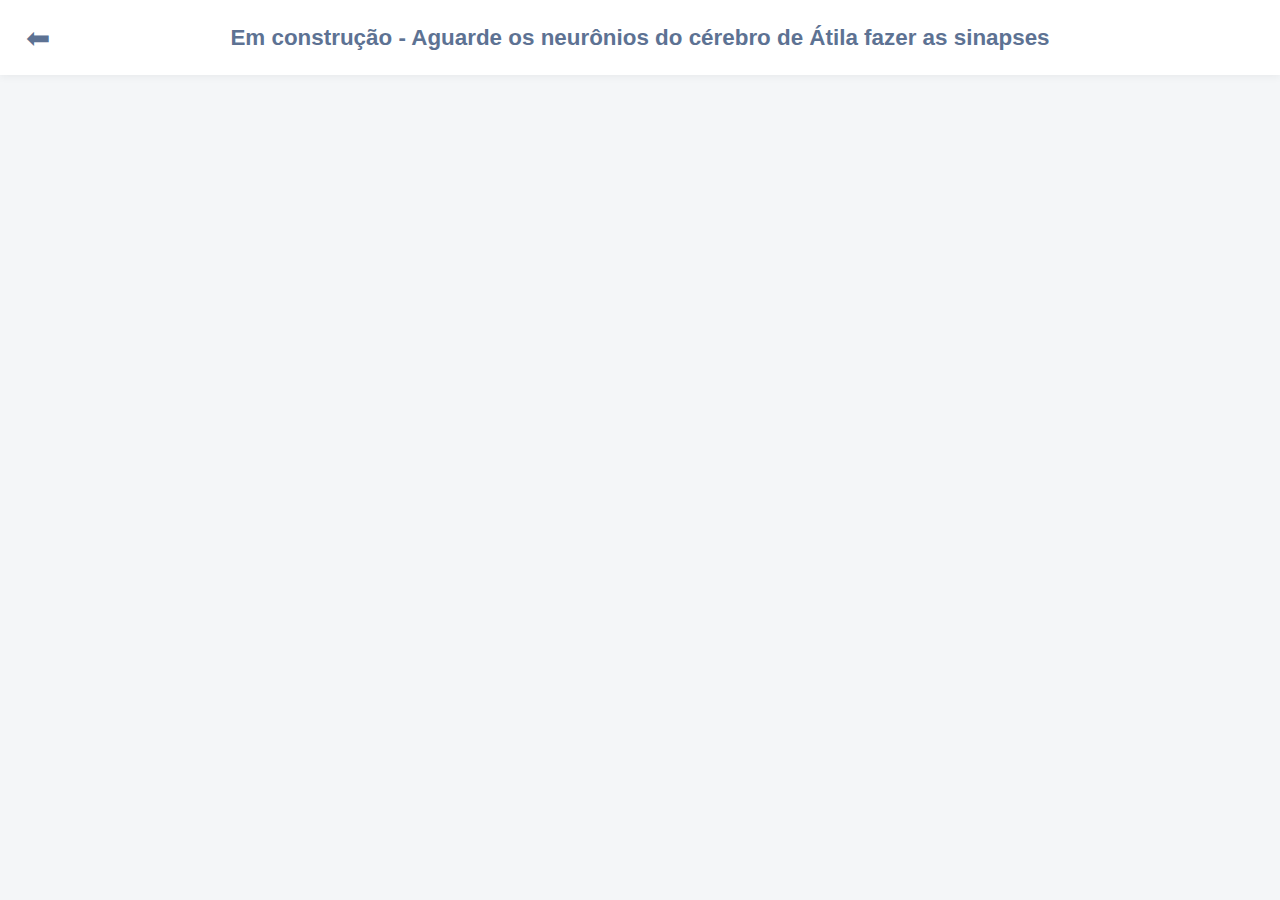
<file: resumo_dpoc.html>
<!DOCTYPE html>
<html lang="pt-BR">
<head>
    <meta charset="UTF-8">
    <meta name="viewport" content="width=device-width, initial-scale=1.0">
    <title>Em construção - Aguarde os neurônios do cérebro de Átila fazer as sinapses</title>
    <link rel="stylesheet" href="style.css">
    <style>
        /* Estilos Internos Específicos para Resumos */
        :root { --theme-has: #D32F2F; } 
        
        .resumo-box {
            background: white;
            border-radius: 12px;
            padding: 20px;
            margin-bottom: 20px;
            box-shadow: 0 2px 6px rgba(0,0,0,0.04);
            border-left: 5px solid var(--theme-has);
        }

        .res-header { 
            font-size: 1.1rem; 
            font-weight: 800; 
            margin-bottom: 15px; 
            display: flex; 
            align-items: center; 
            gap: 10px; 
            color: #B71C1C; 
            text-transform: uppercase;
            letter-spacing: 0.5px;
            border-bottom: 1px solid #FFEBEE;
            padding-bottom: 10px;
        }

        .res-content { font-size: 0.95rem; color: #444; line-height: 1.6; }
        
        /* Tabelas Gerais */
        .table-custom { width: 100%; border-collapse: collapse; margin: 10px 0; font-size: 0.85rem; }
        .table-custom th { background-color: #FFEBEE; color: #B71C1C; padding: 8px; text-align: left; border: 1px solid #FFCDD2; }
        .table-custom td { padding: 8px; border: 1px solid #eee; }
        .table-custom tr:nth-child(even) { background-color: #FAFAFA; }

        /* Tabela de Risco (Matriz Fidedigna ao DOCX) */
        .table-risk { width: 100%; border-collapse: collapse; font-size: 0.75rem; text-align: center; margin-top: 15px; border: 1px solid #ccc; }
        .table-risk th { background: #424242; color: white; padding: 8px; border: 1px solid #666; vertical-align: middle; font-weight: bold; }
        .table-risk td { padding: 10px 5px; border: 1px solid #999; font-weight: bold; color: #000; vertical-align: middle; text-transform: uppercase; }
        
        .risk-row-header { background-color: #f5f5f5; color: #333; text-align: left; font-weight: bold; padding-left: 10px; min-width: 150px; }

        /* Cores de Risco */
        .risk-low { background-color: #81C784; } 
        .risk-mod { background-color: #FFD54F; } 
        .risk-high { background-color: #EF5350; color: white !important; }
        .risk-very-high { background-color: #880E4F; color: white !important; }

        /* Lista de Fatores */
        .frcv-list { display: block; font-size: 0.85rem; margin-bottom: 15px; background: #FFF3E0; padding: 10px; border-radius: 8px; border: 1px solid #FFE0B2; }
        .frcv-item { margin-bottom: 5px; display: block; line-height: 1.4; }
        .frcv-item::before { content: "• "; color: #D32F2F; font-weight: bold; }

        /* Boxes de Destaque */
        .alert-prevent { background: #E3F2FD; border: 1px solid #BBDEFB; color: #0D47A1; padding: 12px; border-radius: 8px; margin-top: 15px; font-size: 0.9rem; }
        .step-box { background: #FAFAFA; padding: 12px; border-radius: 8px; margin-bottom: 10px; border-left: 4px solid #555; }
        .step-num { display: inline-block; background: #333; color: white; padding: 2px 8px; border-radius: 4px; font-size: 0.8rem; font-weight: bold; margin-bottom: 5px; }

        /* Tabela Drogas */
        .drug-table { width: 100%; font-size: 0.85rem; margin-bottom: 20px; border-collapse: collapse; }
        .drug-table th { background: #ECEFF1; color: #37474F; text-align: left; padding: 8px; border-bottom: 2px solid #CFD8DC; }
        .drug-table td { border-bottom: 1px solid #eee; padding: 8px; vertical-align: top; }
        .drug-name { font-weight: 700; color: #D32F2F; display: block; font-size: 0.9rem; }
        .drug-class-info { background: #FFFDE7; color: #F57F17; padding: 8px; font-size: 0.85rem; border-bottom: 1px solid #eee; font-style: italic; border-left: 4px solid #FBC02D; margin-bottom: 0; }
        
        .tag-sus { background-color: #2E7D32; color: white; padding: 2px 6px; border-radius: 4px; font-size: 0.65rem; font-weight: bold; margin-left: 5px; vertical-align: middle; display: inline-block; }

        .ref-section { margin-top: 40px; font-size: 0.75rem; color: #777; border-top: 1px solid #ddd; padding-top: 20px; }
    </style>
</head>
<body>

    <header class="app-header">
        <button class="back-btn" onclick="window.location.href='resumos.html'">⬅</button>
        <div class="app-title">Em construção - Aguarde os neurônios do cérebro de Átila fazer as sinapses</div>
    </header>

    
</body>
</html>
</file>
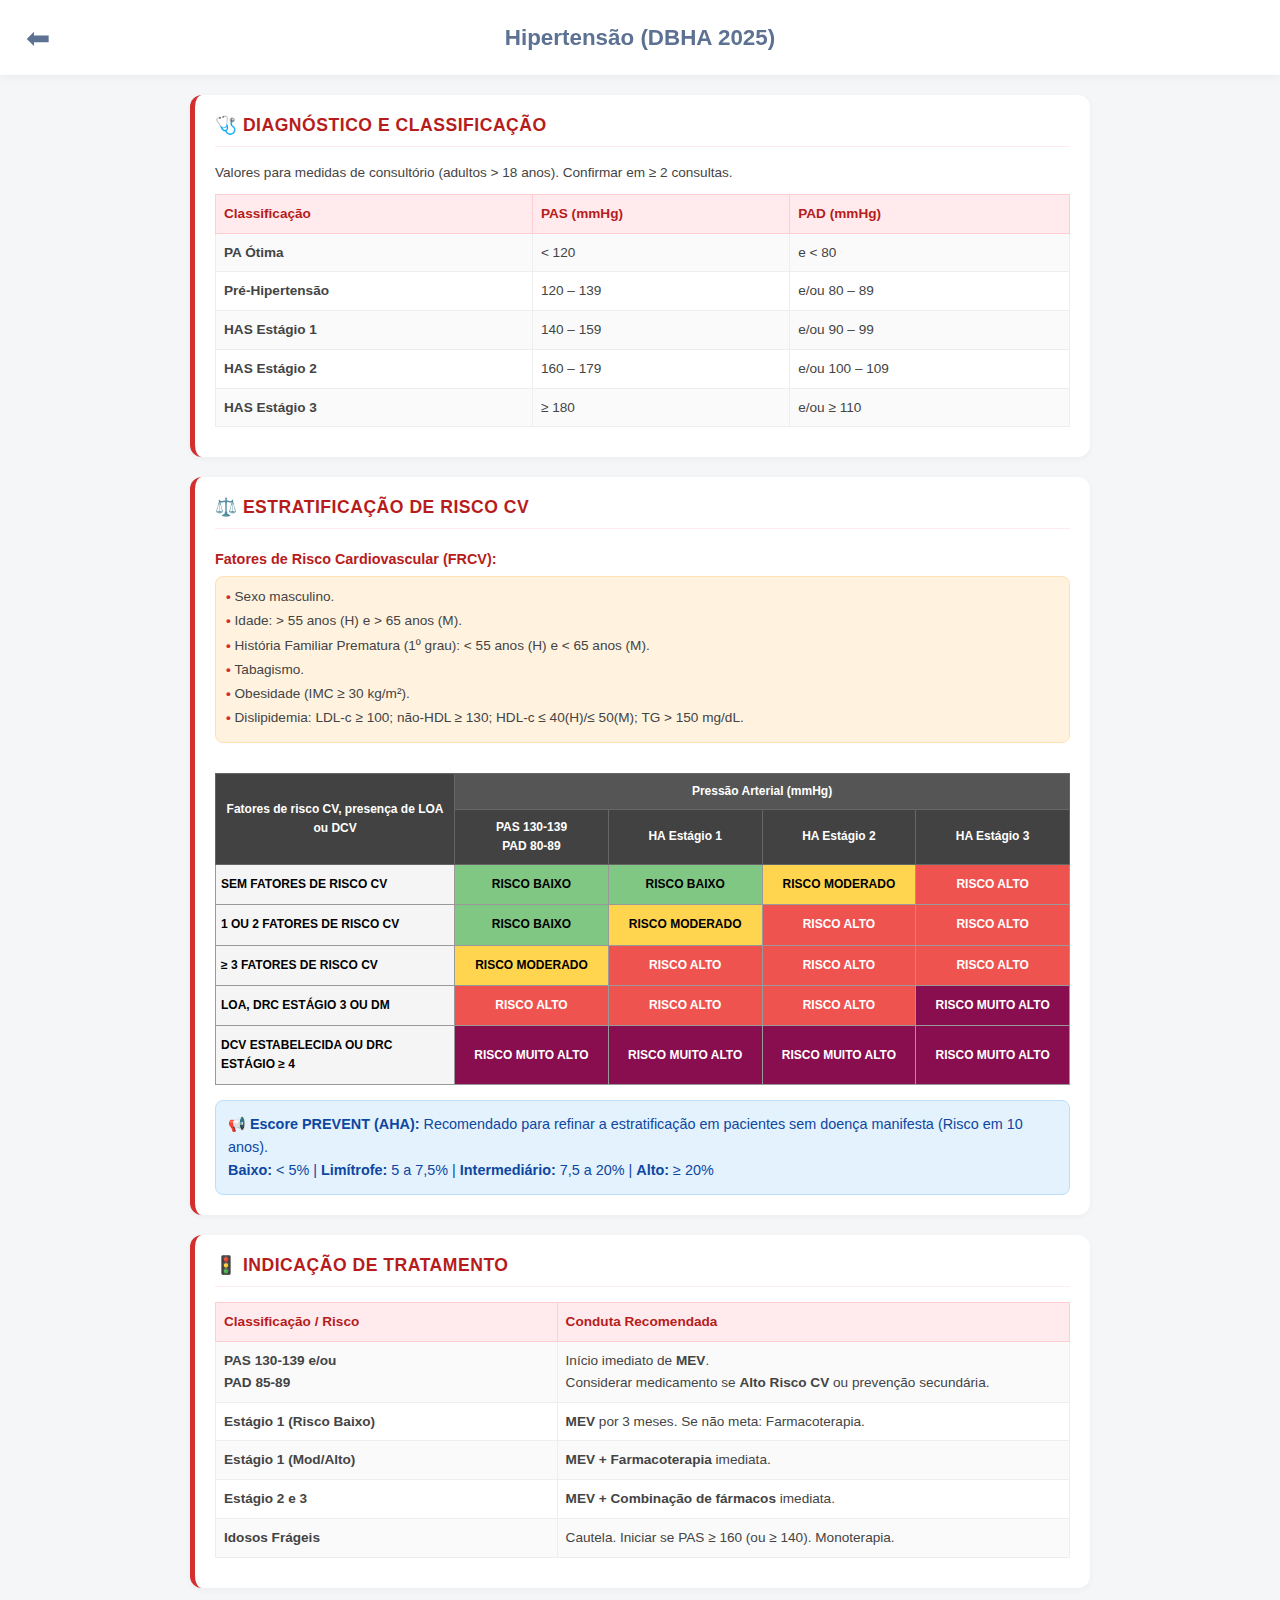
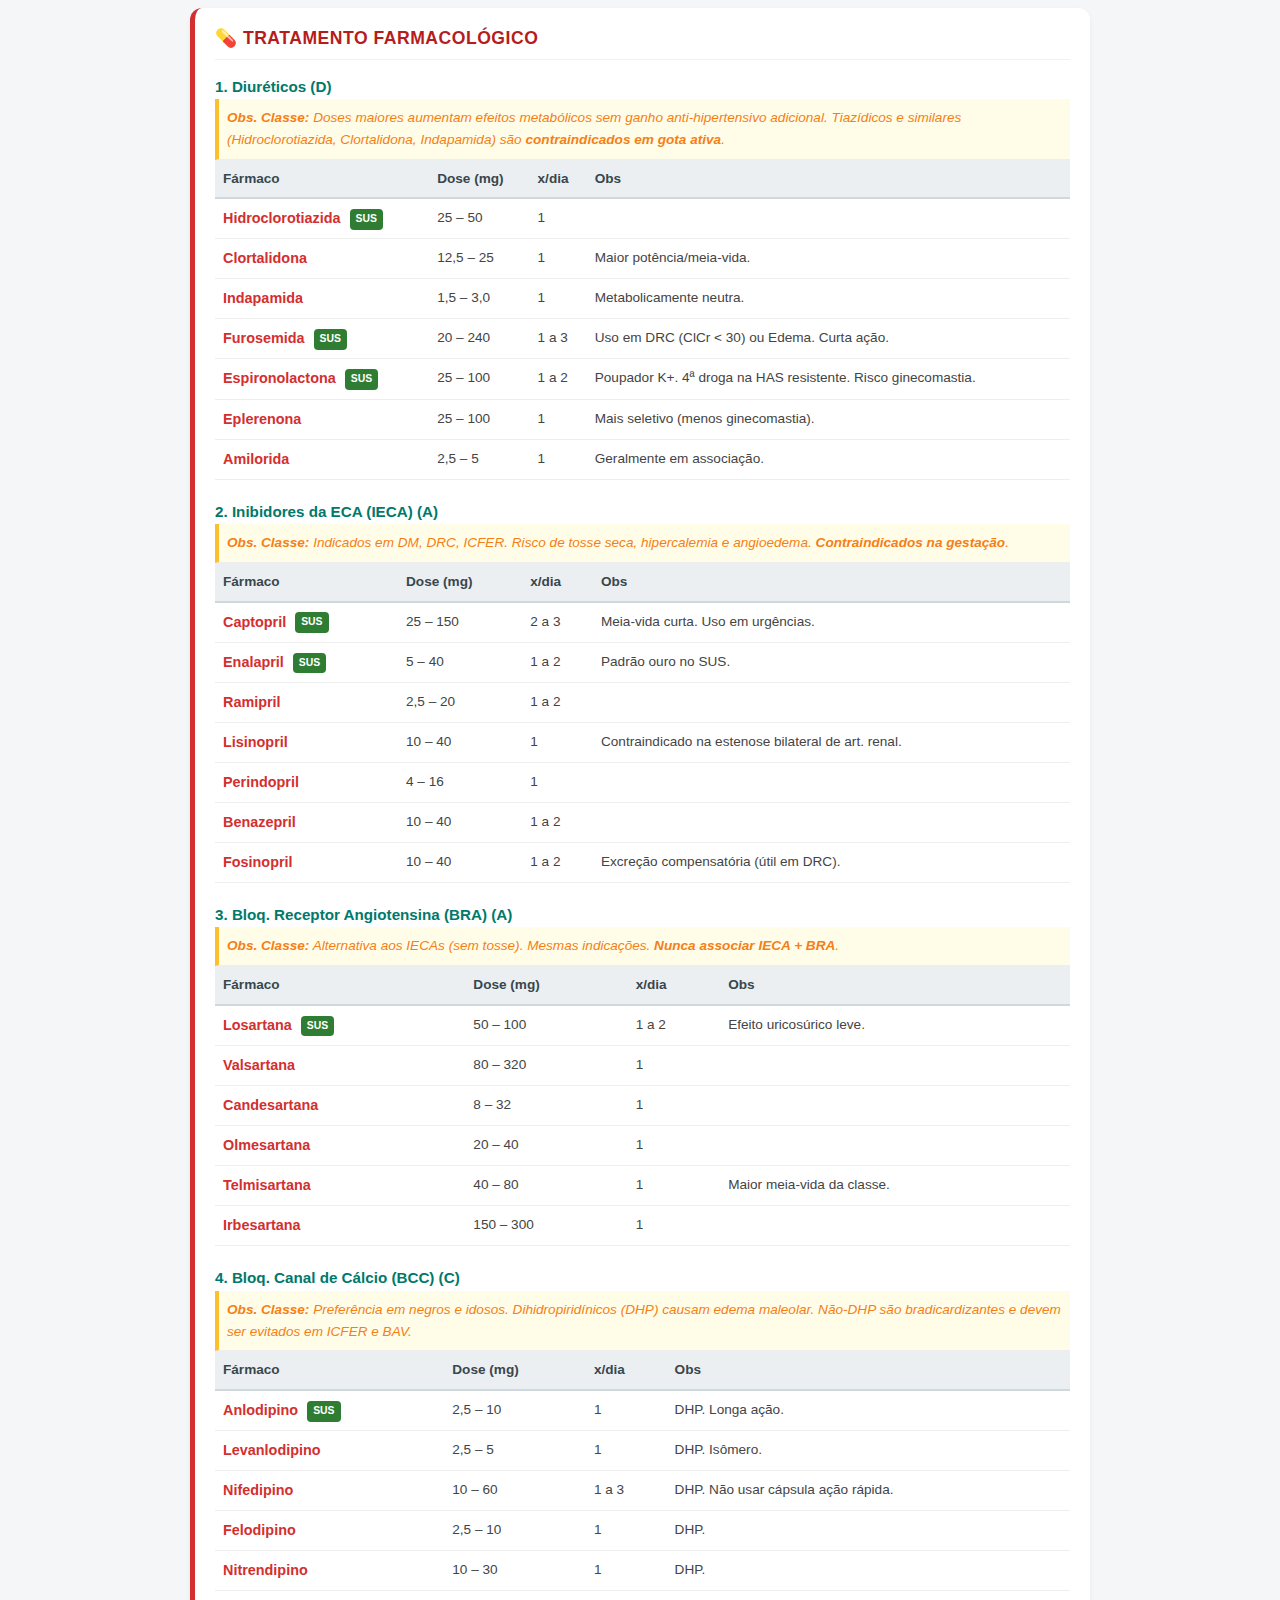
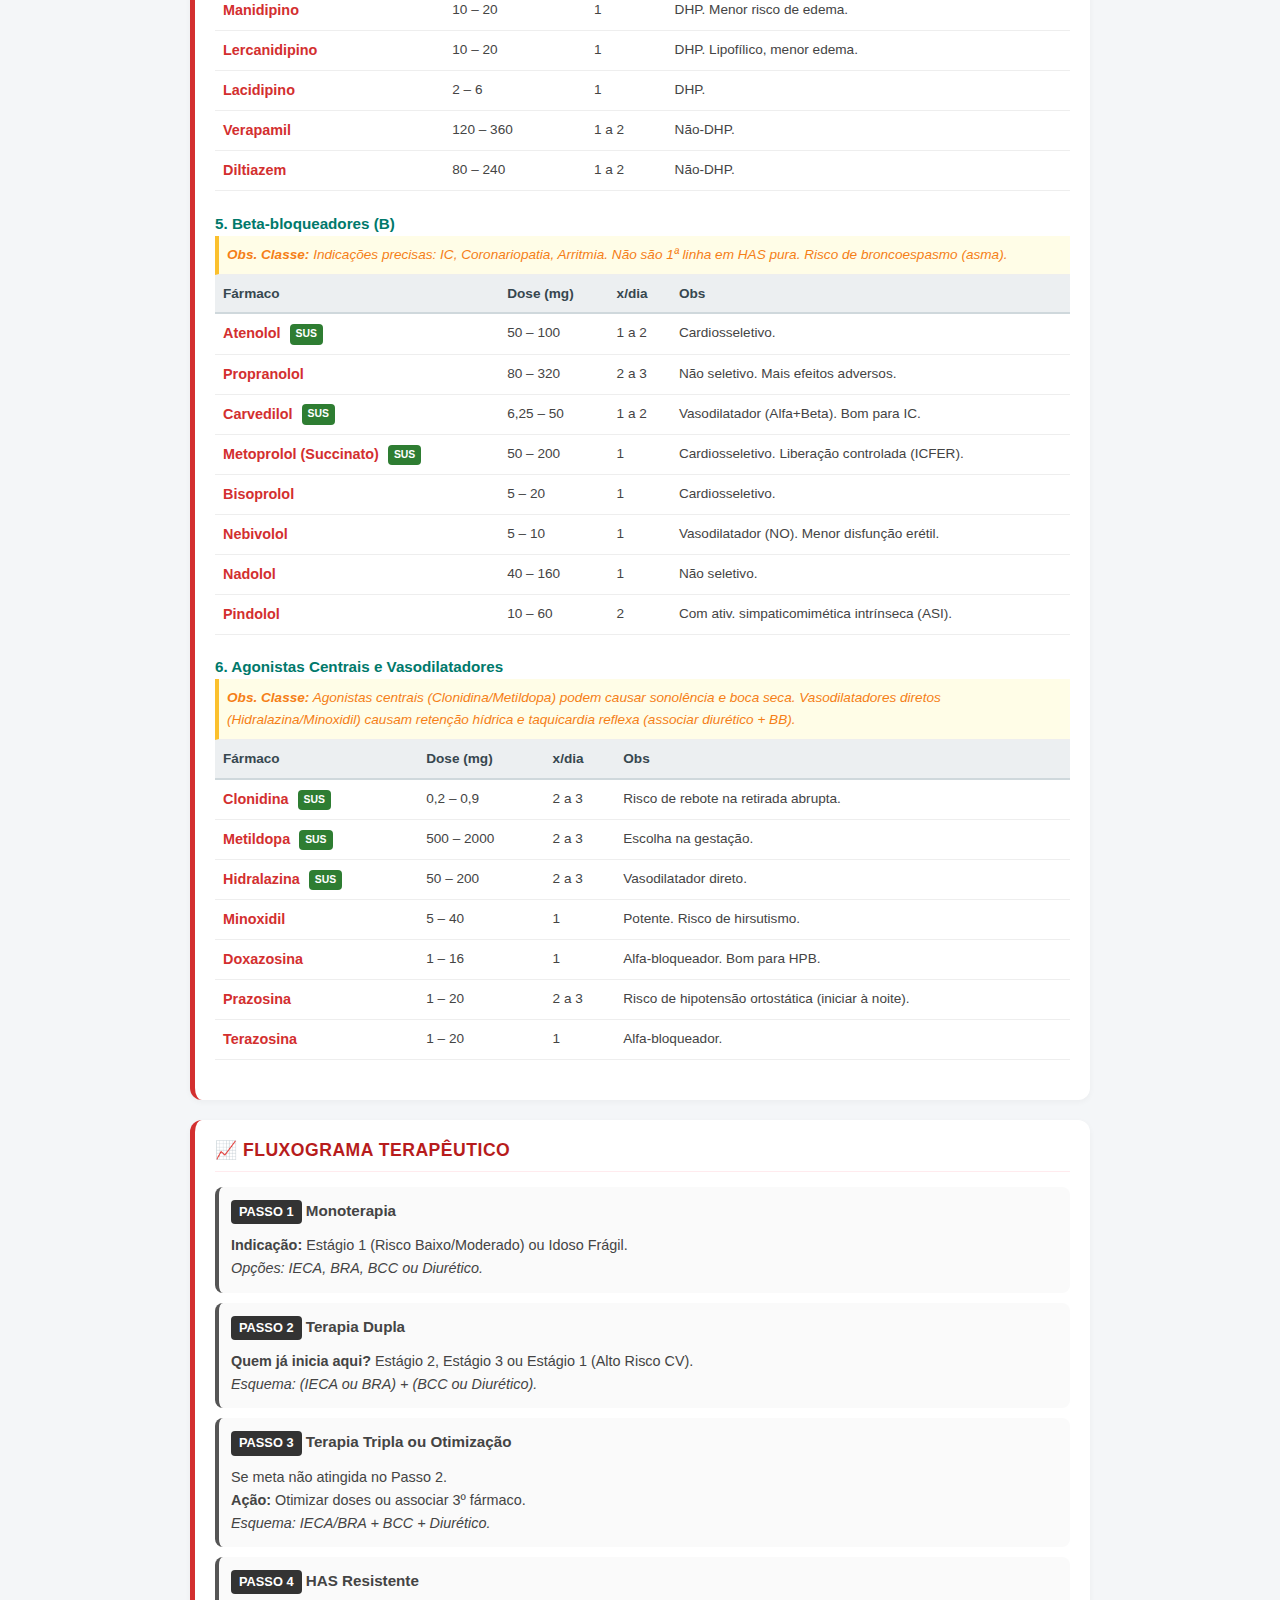
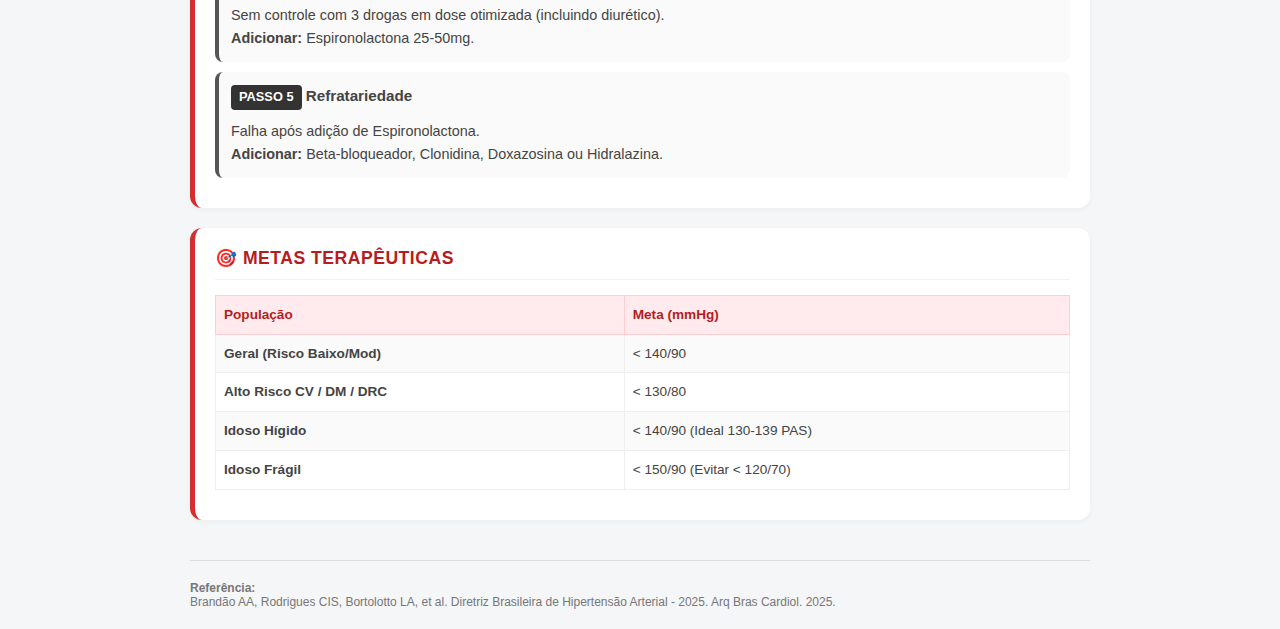
<file: resumo_has.html>
<!DOCTYPE html>
<html lang="pt-BR">
<head>
    <meta charset="UTF-8">
    <meta name="viewport" content="width=device-width, initial-scale=1.0">
    <title>Hipertensão Arterial (DBHA 2025)</title>
    <link rel="stylesheet" href="style.css">
    <style>
        /* Estilos Internos Específicos para Resumos */
        :root { --theme-has: #D32F2F; } 
        
        .resumo-box {
            background: white;
            border-radius: 12px;
            padding: 20px;
            margin-bottom: 20px;
            box-shadow: 0 2px 6px rgba(0,0,0,0.04);
            border-left: 5px solid var(--theme-has);
        }

        .res-header { 
            font-size: 1.1rem; 
            font-weight: 800; 
            margin-bottom: 15px; 
            display: flex; 
            align-items: center; 
            gap: 10px; 
            color: #B71C1C; 
            text-transform: uppercase;
            letter-spacing: 0.5px;
            border-bottom: 1px solid #FFEBEE;
            padding-bottom: 10px;
        }

        .res-content { font-size: 0.95rem; color: #444; line-height: 1.6; }
        
        /* Tabelas Gerais */
        .table-custom { width: 100%; border-collapse: collapse; margin: 10px 0; font-size: 0.85rem; }
        .table-custom th { background-color: #FFEBEE; color: #B71C1C; padding: 8px; text-align: left; border: 1px solid #FFCDD2; }
        .table-custom td { padding: 8px; border: 1px solid #eee; }
        .table-custom tr:nth-child(even) { background-color: #FAFAFA; }

        /* Tabela de Risco (Matriz Fidedigna ao DOCX) */
        .table-risk { width: 100%; border-collapse: collapse; font-size: 0.75rem; text-align: center; margin-top: 15px; border: 1px solid #ccc; }
        .table-risk th { background: #424242; color: white; padding: 8px; border: 1px solid #666; vertical-align: middle; font-weight: bold; }
        .table-risk td { padding: 10px 5px; border: 1px solid #999; font-weight: bold; color: #000; vertical-align: middle; text-transform: uppercase; }
        
        .risk-row-header { background-color: #f5f5f5; color: #333; text-align: left; font-weight: bold; padding-left: 10px; min-width: 150px; }

        /* Cores de Risco */
        .risk-low { background-color: #81C784; } 
        .risk-mod { background-color: #FFD54F; } 
        .risk-high { background-color: #EF5350; color: white !important; }
        .risk-very-high { background-color: #880E4F; color: white !important; }

        /* Lista de Fatores */
        .frcv-list { display: block; font-size: 0.85rem; margin-bottom: 15px; background: #FFF3E0; padding: 10px; border-radius: 8px; border: 1px solid #FFE0B2; }
        .frcv-item { margin-bottom: 5px; display: block; line-height: 1.4; }
        .frcv-item::before { content: "• "; color: #D32F2F; font-weight: bold; }

        /* Boxes de Destaque */
        .alert-prevent { background: #E3F2FD; border: 1px solid #BBDEFB; color: #0D47A1; padding: 12px; border-radius: 8px; margin-top: 15px; font-size: 0.9rem; }
        .step-box { background: #FAFAFA; padding: 12px; border-radius: 8px; margin-bottom: 10px; border-left: 4px solid #555; }
        .step-num { display: inline-block; background: #333; color: white; padding: 2px 8px; border-radius: 4px; font-size: 0.8rem; font-weight: bold; margin-bottom: 5px; }

        /* Tabela Drogas */
        .drug-table { width: 100%; font-size: 0.85rem; margin-bottom: 20px; border-collapse: collapse; }
        .drug-table th { background: #ECEFF1; color: #37474F; text-align: left; padding: 8px; border-bottom: 2px solid #CFD8DC; }
        .drug-table td { border-bottom: 1px solid #eee; padding: 8px; vertical-align: top; }
        .drug-name { font-weight: 700; color: #D32F2F; display: block; font-size: 0.9rem; }
        .drug-class-info { background: #FFFDE7; color: #F57F17; padding: 8px; font-size: 0.85rem; border-bottom: 1px solid #eee; font-style: italic; border-left: 4px solid #FBC02D; margin-bottom: 0; }
        
        .tag-sus { background-color: #2E7D32; color: white; padding: 2px 6px; border-radius: 4px; font-size: 0.65rem; font-weight: bold; margin-left: 5px; vertical-align: middle; display: inline-block; }

        .ref-section { margin-top: 40px; font-size: 0.75rem; color: #777; border-top: 1px solid #ddd; padding-top: 20px; }
    </style>
</head>
<body>

    <header class="app-header">
        <button class="back-btn" onclick="window.location.href='resumos.html'">⬅</button>
        <div class="app-title">Hipertensão (DBHA 2025)</div>
    </header>

    <div class="container">

        <div class="resumo-box">
            <div class="res-header">🩺 Diagnóstico e Classificação</div>
            <div class="res-content">
                <p style="font-size:0.85rem; margin-bottom:10px;">Valores para medidas de consultório (adultos > 18 anos). Confirmar em &ge; 2 consultas.</p>
                <table class="table-custom">
                    <tr><th>Classificação</th><th>PAS (mmHg)</th><th>PAD (mmHg)</th></tr>
                    <tr><td><strong>PA Ótima</strong></td><td>< 120</td><td>e < 80</td></tr>
                    <tr><td><strong>Pré-Hipertensão</strong></td><td>120 – 139</td><td>e/ou 80 – 89</td></tr>
                    <tr><td><strong>HAS Estágio 1</strong></td><td>140 – 159</td><td>e/ou 90 – 99</td></tr>
                    <tr><td><strong>HAS Estágio 2</strong></td><td>160 – 179</td><td>e/ou 100 – 109</td></tr>
                    <tr><td><strong>HAS Estágio 3</strong></td><td>&ge; 180</td><td>e/ou &ge; 110</td></tr>
                </table>
            </div>
        </div>

        <div class="resumo-box">
            <div class="res-header">⚖️ Estratificação de Risco CV</div>
            <div class="res-content">
                <h4 style="color:#B71C1C; font-size:0.9rem; margin-bottom:5px;">Fatores de Risco Cardiovascular (FRCV):</h4>
                <div class="frcv-list">
                    <span class="frcv-item">Sexo masculino.</span>
                    <span class="frcv-item">Idade: > 55 anos (H) e > 65 anos (M).</span>
                    <span class="frcv-item">História Familiar Prematura (1º grau): < 55 anos (H) e < 65 anos (M).</span>
                    <span class="frcv-item">Tabagismo.</span>
                    <span class="frcv-item">Obesidade (IMC &ge; 30 kg/m²).</span>
                    <span class="frcv-item">Dislipidemia: LDL-c &ge; 100; não-HDL &ge; 130; HDL-c &le; 40(H)/&le; 50(M); TG > 150 mg/dL.</span>
                </div>

                <div style="overflow-x:auto;">
                    <table class="table-risk">
                        <thead>
                            <tr>
                                <th rowspan="2" class="risk-row-header" style="background:#424242; color:white; text-align:center;">Fatores de risco CV, presença de LOA ou DCV</th>
                                <th colspan="4" style="background:#555;">Pressão Arterial (mmHg)</th>
                            </tr>
                            <tr><th width="18%">PAS 130-139<br>PAD 80-89</th><th width="18%">HA Estágio 1</th><th width="18%">HA Estágio 2</th><th width="18%">HA Estágio 3</th></tr>
                        </thead>
                        <tbody>
                            <tr><td class="risk-row-header">Sem fatores de risco CV</td><td class="risk-low">RISCO BAIXO</td><td class="risk-low">RISCO BAIXO</td><td class="risk-mod">RISCO MODERADO</td><td class="risk-high">RISCO ALTO</td></tr>
                            <tr><td class="risk-row-header">1 ou 2 fatores de risco CV</td><td class="risk-low">RISCO BAIXO</td><td class="risk-mod">RISCO MODERADO</td><td class="risk-high">RISCO ALTO</td><td class="risk-high">RISCO ALTO</td></tr>
                            <tr><td class="risk-row-header">&ge; 3 fatores de risco CV</td><td class="risk-mod">RISCO MODERADO</td><td class="risk-high">RISCO ALTO</td><td class="risk-high">RISCO ALTO</td><td class="risk-high">RISCO ALTO</td></tr>
                            <tr><td class="risk-row-header">LOA, DRC Estágio 3 ou DM</td><td class="risk-high">RISCO ALTO</td><td class="risk-high">RISCO ALTO</td><td class="risk-high">RISCO ALTO</td><td class="risk-very-high">RISCO MUITO ALTO</td></tr>
                            <tr><td class="risk-row-header">DCV estabelecida ou DRC Estágio &ge; 4</td><td class="risk-very-high">RISCO MUITO ALTO</td><td class="risk-very-high">RISCO MUITO ALTO</td><td class="risk-very-high">RISCO MUITO ALTO</td><td class="risk-very-high">RISCO MUITO ALTO</td></tr>
                        </tbody>
                    </table>
                </div>
                
                <div class="alert-prevent">
                    <strong>📢 Escore PREVENT (AHA):</strong> Recomendado para refinar a estratificação em pacientes sem doença manifesta (Risco em 10 anos).<br>
                    <strong>Baixo:</strong> < 5% | <strong>Limítrofe:</strong> 5 a 7,5% | <strong>Intermediário:</strong> 7,5 a 20% | <strong>Alto:</strong> &ge; 20%
                </div>
            </div>
        </div>

        <div class="resumo-box">
            <div class="res-header">🚦 Indicação de Tratamento</div>
            <div class="res-content">
                <table class="table-custom">
                    <tr><th width="40%">Classificação / Risco</th><th>Conduta Recomendada</th></tr>
                    <tr><td><strong>PAS 130-139 e/ou<br>PAD 85-89</strong></td><td>Início imediato de <strong>MEV</strong>.<br>Considerar medicamento se <strong>Alto Risco CV</strong> ou prevenção secundária.</td></tr>
                    <tr><td><strong>Estágio 1 (Risco Baixo)</strong></td><td><strong>MEV</strong> por 3 meses. Se não meta: Farmacoterapia.</td></tr>
                    <tr><td><strong>Estágio 1 (Mod/Alto)</strong></td><td><strong>MEV + Farmacoterapia</strong> imediata.</td></tr>
                    <tr><td><strong>Estágio 2 e 3</strong></td><td><strong>MEV + Combinação de fármacos</strong> imediata.</td></tr>
                    <tr><td><strong>Idosos Frágeis</strong></td><td>Cautela. Iniciar se PAS &ge; 160 (ou &ge; 140). Monoterapia.</td></tr>
                </table>
            </div>
        </div>

        <div class="resumo-box">
            <div class="res-header">💊 Tratamento Farmacológico</div>
            <div class="res-content">
                
                <h4 style="color:#00796B; margin-top:15px; margin-bottom:0;">1. Diuréticos (D)</h4>
                <div class="drug-class-info"><strong>Obs. Classe:</strong> Doses maiores aumentam efeitos metabólicos sem ganho anti-hipertensivo adicional. Tiazídicos e similares (Hidroclorotiazida, Clortalidona, Indapamida) são <strong>contraindicados em gota ativa</strong>.</div>
                <table class="drug-table">
                    <tr><th>Fármaco</th><th>Dose (mg)</th><th>x/dia</th><th>Obs</th></tr>
                    <tr><td><span class="drug-name">Hidroclorotiazida <span class="tag-sus">SUS</span></span></td><td>25 – 50</td><td>1</td><td></td></tr>
                    <tr><td><span class="drug-name">Clortalidona</span></td><td>12,5 – 25</td><td>1</td><td>Maior potência/meia-vida.</td></tr>
                    <tr><td><span class="drug-name">Indapamida</span></td><td>1,5 – 3,0</td><td>1</td><td>Metabolicamente neutra.</td></tr>
                    <tr><td><span class="drug-name">Furosemida <span class="tag-sus">SUS</span></span></td><td>20 – 240</td><td>1 a 3</td><td>Uso em DRC (ClCr < 30) ou Edema. Curta ação.</td></tr>
                    <tr><td><span class="drug-name">Espironolactona <span class="tag-sus">SUS</span></span></td><td>25 – 100</td><td>1 a 2</td><td>Poupador K+. 4ª droga na HAS resistente. Risco ginecomastia.</td></tr>
                    <tr><td><span class="drug-name">Eplerenona</span></td><td>25 – 100</td><td>1</td><td>Mais seletivo (menos ginecomastia).</td></tr>
                    <tr><td><span class="drug-name">Amilorida</span></td><td>2,5 – 5</td><td>1</td><td>Geralmente em associação.</td></tr>
                </table>

                <h4 style="color:#00796B; margin-bottom:0;">2. Inibidores da ECA (IECA) (A)</h4>
                <div class="drug-class-info"><strong>Obs. Classe:</strong> Indicados em DM, DRC, ICFER. Risco de tosse seca, hipercalemia e angioedema. <strong>Contraindicados na gestação</strong>.</div>
                <table class="drug-table">
                    <tr><th>Fármaco</th><th>Dose (mg)</th><th>x/dia</th><th>Obs</th></tr>
                    <tr><td><span class="drug-name">Captopril <span class="tag-sus">SUS</span></span></td><td>25 – 150</td><td>2 a 3</td><td>Meia-vida curta. Uso em urgências.</td></tr>
                    <tr><td><span class="drug-name">Enalapril <span class="tag-sus">SUS</span></span></td><td>5 – 40</td><td>1 a 2</td><td>Padrão ouro no SUS.</td></tr>
                    <tr><td><span class="drug-name">Ramipril</span></td><td>2,5 – 20</td><td>1 a 2</td><td></td></tr>
                    <tr><td><span class="drug-name">Lisinopril</span></td><td>10 – 40</td><td>1</td><td>Contraindicado na estenose bilateral de art. renal.</td></tr>
                    <tr><td><span class="drug-name">Perindopril</span></td><td>4 – 16</td><td>1</td><td></td></tr>
                    <tr><td><span class="drug-name">Benazepril</span></td><td>10 – 40</td><td>1 a 2</td><td></td></tr>
                    <tr><td><span class="drug-name">Fosinopril</span></td><td>10 – 40</td><td>1 a 2</td><td>Excreção compensatória (útil em DRC).</td></tr>
                </table>

                <h4 style="color:#00796B; margin-bottom:0;">3. Bloq. Receptor Angiotensina (BRA) (A)</h4>
                <div class="drug-class-info"><strong>Obs. Classe:</strong> Alternativa aos IECAs (sem tosse). Mesmas indicações. <strong>Nunca associar IECA + BRA</strong>.</div>
                <table class="drug-table">
                    <tr><th>Fármaco</th><th>Dose (mg)</th><th>x/dia</th><th>Obs</th></tr>
                    <tr><td><span class="drug-name">Losartana <span class="tag-sus">SUS</span></span></td><td>50 – 100</td><td>1 a 2</td><td>Efeito uricosúrico leve.</td></tr>
                    <tr><td><span class="drug-name">Valsartana</span></td><td>80 – 320</td><td>1</td><td></td></tr>
                    <tr><td><span class="drug-name">Candesartana</span></td><td>8 – 32</td><td>1</td><td></td></tr>
                    <tr><td><span class="drug-name">Olmesartana</span></td><td>20 – 40</td><td>1</td><td></td></tr>
                    <tr><td><span class="drug-name">Telmisartana</span></td><td>40 – 80</td><td>1</td><td>Maior meia-vida da classe.</td></tr>
                    <tr><td><span class="drug-name">Irbesartana</span></td><td>150 – 300</td><td>1</td><td></td></tr>
                </table>

                <h4 style="color:#00796B; margin-bottom:0;">4. Bloq. Canal de Cálcio (BCC) (C)</h4>
                <div class="drug-class-info"><strong>Obs. Classe:</strong> Preferência em negros e idosos. Dihidropiridínicos (DHP) causam edema maleolar. Não-DHP são bradicardizantes e devem ser evitados em ICFER e BAV.</div>
                <table class="drug-table">
                    <tr><th>Fármaco</th><th>Dose (mg)</th><th>x/dia</th><th>Obs</th></tr>
                    <tr><td><span class="drug-name">Anlodipino <span class="tag-sus">SUS</span></span></td><td>2,5 – 10</td><td>1</td><td>DHP. Longa ação.</td></tr>
                    <tr><td><span class="drug-name">Levanlodipino</span></td><td>2,5 – 5</td><td>1</td><td>DHP. Isômero.</td></tr>
                    <tr><td><span class="drug-name">Nifedipino</span></td><td>10 – 60</td><td>1 a 3</td><td>DHP. Não usar cápsula ação rápida.</td></tr>
                    <tr><td><span class="drug-name">Felodipino</span></td><td>2,5 – 10</td><td>1</td><td>DHP.</td></tr>
                    <tr><td><span class="drug-name">Nitrendipino</span></td><td>10 – 30</td><td>1</td><td>DHP.</td></tr>
                    <tr><td><span class="drug-name">Manidipino</span></td><td>10 – 20</td><td>1</td><td>DHP. Menor risco de edema.</td></tr>
                    <tr><td><span class="drug-name">Lercanidipino</span></td><td>10 – 20</td><td>1</td><td>DHP. Lipofílico, menor edema.</td></tr>
                    <tr><td><span class="drug-name">Lacidipino</span></td><td>2 – 6</td><td>1</td><td>DHP.</td></tr>
                    <tr><td><span class="drug-name">Verapamil</span></td><td>120 – 360</td><td>1 a 2</td><td>Não-DHP.</td></tr>
                    <tr><td><span class="drug-name">Diltiazem</span></td><td>80 – 240</td><td>1 a 2</td><td>Não-DHP.</td></tr>
                </table>

                <h4 style="color:#00796B; margin-bottom:0;">5. Beta-bloqueadores (B)</h4>
                <div class="drug-class-info"><strong>Obs. Classe:</strong> Indicações precisas: IC, Coronariopatia, Arritmia. Não são 1ª linha em HAS pura. Risco de broncoespasmo (asma).</div>
                <table class="drug-table">
                    <tr><th>Fármaco</th><th>Dose (mg)</th><th>x/dia</th><th>Obs</th></tr>
                    <tr><td><span class="drug-name">Atenolol <span class="tag-sus">SUS</span></span></td><td>50 – 100</td><td>1 a 2</td><td>Cardiosseletivo.</td></tr>
                    <tr><td><span class="drug-name">Propranolol</span></td><td>80 – 320</td><td>2 a 3</td><td>Não seletivo. Mais efeitos adversos.</td></tr>
                    <tr><td><span class="drug-name">Carvedilol <span class="tag-sus">SUS</span></span></td><td>6,25 – 50</td><td>1 a 2</td><td>Vasodilatador (Alfa+Beta). Bom para IC.</td></tr>
                    <tr><td><span class="drug-name">Metoprolol (Succinato) <span class="tag-sus">SUS</span></span></td><td>50 – 200</td><td>1</td><td>Cardiosseletivo. Liberação controlada (ICFER).</td></tr>
                    <tr><td><span class="drug-name">Bisoprolol</span></td><td>5 – 20</td><td>1</td><td>Cardiosseletivo.</td></tr>
                    <tr><td><span class="drug-name">Nebivolol</span></td><td>5 – 10</td><td>1</td><td>Vasodilatador (NO). Menor disfunção erétil.</td></tr>
                    <tr><td><span class="drug-name">Nadolol</span></td><td>40 – 160</td><td>1</td><td>Não seletivo.</td></tr>
                    <tr><td><span class="drug-name">Pindolol</span></td><td>10 – 60</td><td>2</td><td>Com ativ. simpaticomimética intrínseca (ASI).</td></tr>
                </table>

                <h4 style="color:#00796B; margin-bottom:0;">6. Agonistas Centrais e Vasodilatadores</h4>
                <div class="drug-class-info"><strong>Obs. Classe:</strong> Agonistas centrais (Clonidina/Metildopa) podem causar sonolência e boca seca. Vasodilatadores diretos (Hidralazina/Minoxidil) causam retenção hídrica e taquicardia reflexa (associar diurético + BB).</div>
                <table class="drug-table">
                    <tr><th>Fármaco</th><th>Dose (mg)</th><th>x/dia</th><th>Obs</th></tr>
                    <tr><td><span class="drug-name">Clonidina <span class="tag-sus">SUS</span></span></td><td>0,2 – 0,9</td><td>2 a 3</td><td>Risco de rebote na retirada abrupta.</td></tr>
                    <tr><td><span class="drug-name">Metildopa <span class="tag-sus">SUS</span></span></td><td>500 – 2000</td><td>2 a 3</td><td>Escolha na gestação.</td></tr>
                    <tr><td><span class="drug-name">Hidralazina <span class="tag-sus">SUS</span></span></td><td>50 – 200</td><td>2 a 3</td><td>Vasodilatador direto.</td></tr>
                    <tr><td><span class="drug-name">Minoxidil</span></td><td>5 – 40</td><td>1</td><td>Potente. Risco de hirsutismo.</td></tr>
                    <tr><td><span class="drug-name">Doxazosina</span></td><td>1 – 16</td><td>1</td><td>Alfa-bloqueador. Bom para HPB.</td></tr>
                    <tr><td><span class="drug-name">Prazosina</span></td><td>1 – 20</td><td>2 a 3</td><td>Risco de hipotensão ortostática (iniciar à noite).</td></tr>
                    <tr><td><span class="drug-name">Terazosina</span></td><td>1 – 20</td><td>1</td><td>Alfa-bloqueador.</td></tr>
                </table>

            </div>
        </div>

        <div class="resumo-box">
            <div class="res-header">📈 Fluxograma Terapêutico</div>
            <div class="res-content">
                <div class="step-box">
                    <span class="step-num">PASSO 1</span> <strong>Monoterapia</strong>
                    <p style="margin:5px 0 0 0; font-size:0.9rem;">
                        <strong>Indicação:</strong> Estágio 1 (Risco Baixo/Moderado) ou Idoso Frágil.<br>
                        <em>Opções: IECA, BRA, BCC ou Diurético.</em>
                    </p>
                </div>

                <div class="step-box">
                    <span class="step-num">PASSO 2</span> <strong>Terapia Dupla</strong>
                    <p style="margin:5px 0 0 0; font-size:0.9rem;">
                        <strong>Quem já inicia aqui?</strong> Estágio 2, Estágio 3 ou Estágio 1 (Alto Risco CV).<br>
                        <em>Esquema: (IECA ou BRA) + (BCC ou Diurético).</em>
                    </p>
                </div>

                <div class="step-box">
                    <span class="step-num">PASSO 3</span> <strong>Terapia Tripla ou Otimização</strong>
                    <p style="margin:5px 0 0 0; font-size:0.9rem;">
                        Se meta não atingida no Passo 2.<br>
                        <strong>Ação:</strong> Otimizar doses ou associar 3º fármaco.<br>
                        <em>Esquema: IECA/BRA + BCC + Diurético.</em>
                    </p>
                </div>

                <div class="step-box">
                    <span class="step-num">PASSO 4</span> <strong>HAS Resistente</strong>
                    <p style="margin:5px 0 0 0; font-size:0.9rem;">
                        Sem controle com 3 drogas em dose otimizada (incluindo diurético).<br>
                        <strong>Adicionar:</strong> Espironolactona 25-50mg.
                    </p>
                </div>

                <div class="step-box">
                    <span class="step-num">PASSO 5</span> <strong>Refratariedade</strong>
                    <p style="margin:5px 0 0 0; font-size:0.9rem;">
                        Falha após adição de Espironolactona.<br>
                        <strong>Adicionar:</strong> Beta-bloqueador, Clonidina, Doxazosina ou Hidralazina.
                    </p>
                </div>
            </div>
        </div>

        <div class="resumo-box">
            <div class="res-header">🎯 Metas Terapêuticas</div>
            <div class="res-content">
                <table class="table-custom">
                    <tr><th>População</th><th>Meta (mmHg)</th></tr>
                    <tr><td><strong>Geral (Risco Baixo/Mod)</strong></td><td>< 140/90</td></tr>
                    <tr><td><strong>Alto Risco CV / DM / DRC</strong></td><td>< 130/80</td></tr>
                    <tr><td><strong>Idoso Hígido</strong></td><td>< 140/90 (Ideal 130-139 PAS)</td></tr>
                    <tr><td><strong>Idoso Frágil</strong></td><td>< 150/90 (Evitar < 120/70)</td></tr>
                </table>
            </div>
        </div>

        <div class="ref-section">
            <strong>Referência:</strong><br>
            Brandão AA, Rodrigues CIS, Bortolotto LA, et al. Diretriz Brasileira de Hipertensão Arterial - 2025. Arq Bras Cardiol. 2025.
        </div>

    </div>

</body>
</html>
</file>
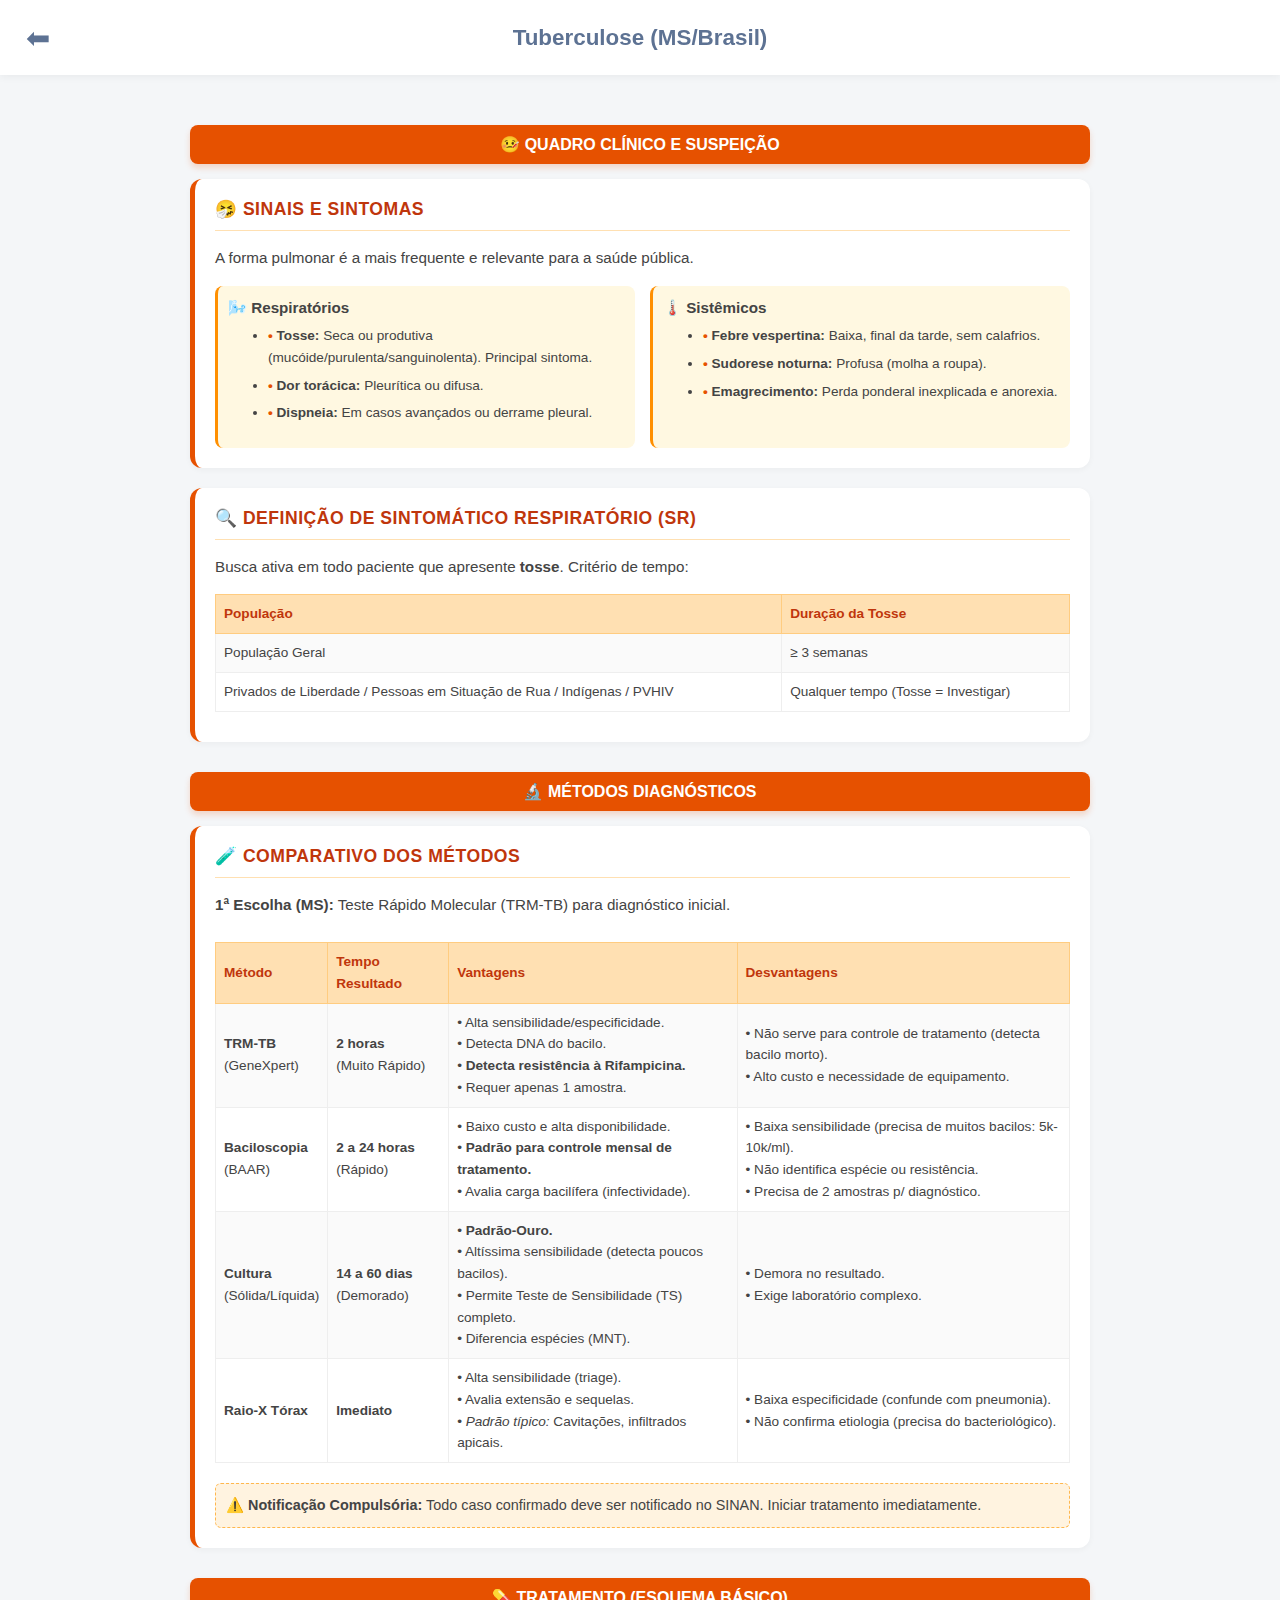
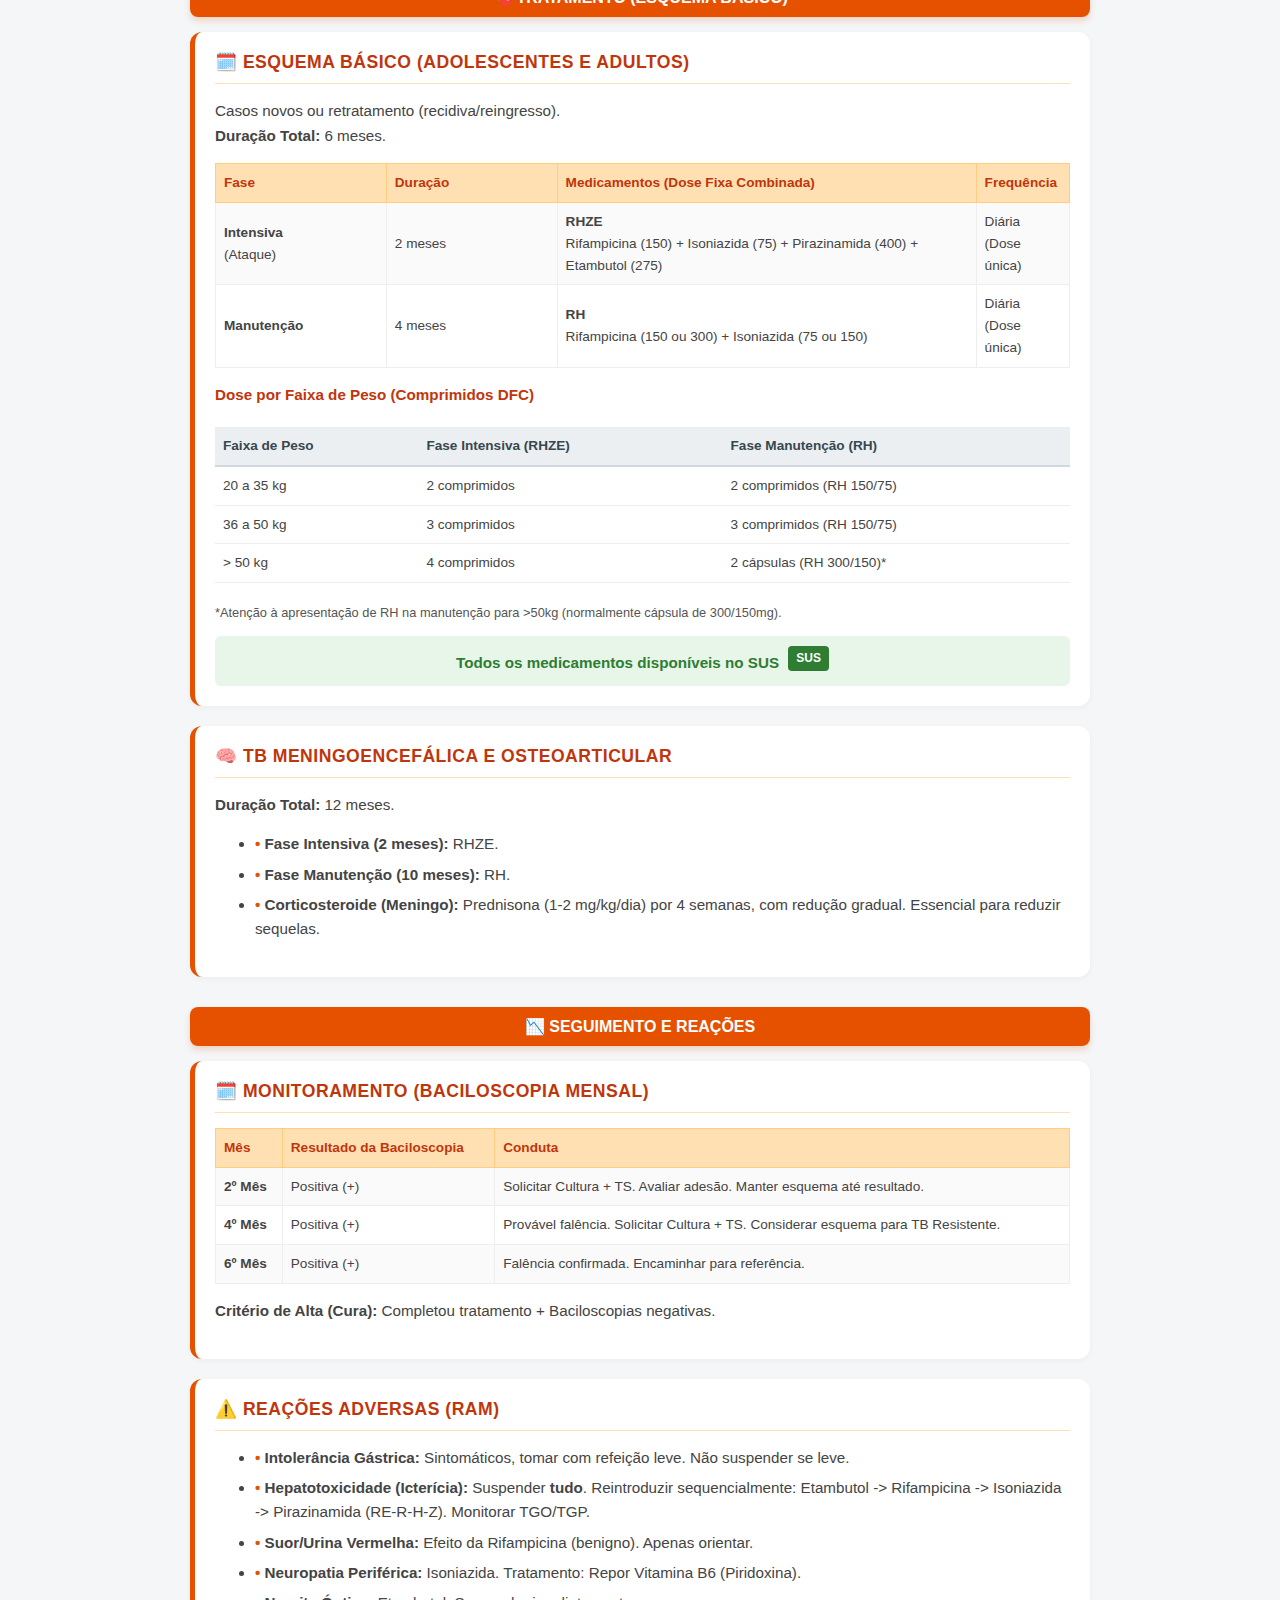
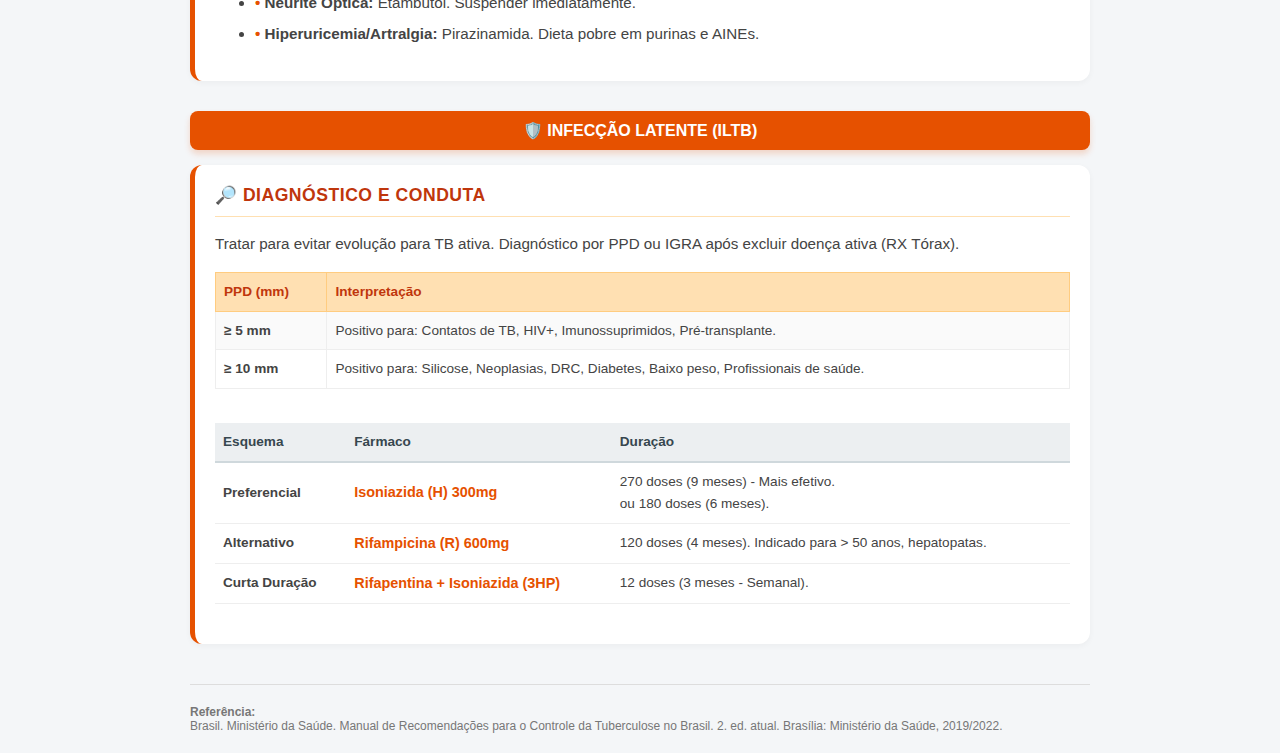
<file: resumo_tb.html>
<!DOCTYPE html>
<html lang="pt-BR">
<head>
    <meta charset="UTF-8">
    <meta name="viewport" content="width=device-width, initial-scale=1.0">
    <title>Tuberculose (MS/Brasil)</title>
    <link rel="stylesheet" href="style.css">
    <style>
        /* TEMA LARANJA/TERRACOTA (TUBERCULOSE - ALERTA BIOLÓGICO) */
        :root { --theme-tb: #E65100; } 
        
        .resumo-box {
            background: white;
            border-radius: 12px;
            padding: 20px;
            margin-bottom: 20px;
            box-shadow: 0 2px 6px rgba(0,0,0,0.04);
            border-left: 5px solid var(--theme-tb);
        }

        .res-header { 
            font-size: 1.1rem; 
            font-weight: 800; 
            margin-bottom: 15px; 
            display: flex; 
            align-items: center; 
            gap: 10px; 
            color: #BF360C; 
            text-transform: uppercase;
            letter-spacing: 0.5px;
            border-bottom: 1px solid #FFE0B2;
            padding-bottom: 10px;
        }

        .res-content { font-size: 0.95rem; color: #444; line-height: 1.6; }
        
        /* Tabelas */
        .table-custom { width: 100%; border-collapse: collapse; margin: 10px 0; font-size: 0.85rem; }
        .table-custom th { background-color: #FFE0B2; color: #BF360C; padding: 8px; text-align: left; border: 1px solid #FFCC80; }
        .table-custom td { padding: 8px; border: 1px solid #eee; }
        .table-custom tr:nth-child(even) { background-color: #FAFAFA; }

        /* Drugs */
        .drug-table { width: 100%; font-size: 0.85rem; margin-bottom: 20px; border-collapse: collapse; }
        .drug-table th { background: #ECEFF1; color: #37474F; text-align: left; padding: 8px; border-bottom: 2px solid #CFD8DC; }
        .drug-table td { border-bottom: 1px solid #eee; padding: 8px; vertical-align: middle; }
        .drug-name { font-weight: 700; color: #E65100; display: block; font-size: 0.9rem; }
        
        /* TAG SUS */
        .tag-sus { 
            background-color: #2E7D32; color: white; 
            padding: 3px 8px; border-radius: 4px; 
            font-size: 0.75rem; font-weight: bold; 
            display: inline-block; margin-left: 5px;
            vertical-align: text-bottom;
        }

        /* Section Dividers */
        .section-title { 
            background: var(--theme-tb); color: white; 
            padding: 10px 15px; border-radius: 8px; 
            font-weight: bold; margin: 30px 0 15px 0; 
            text-align: center; text-transform: uppercase;
            box-shadow: 0 4px 6px rgba(230, 81, 0, 0.2);
        }

        /* Check lists */
        .check-list li { margin-bottom: 6px; }
        .check-list li::before { content: "• "; color: var(--theme-tb); font-weight: bold; }

        /* Boxes de Destaque */
        .alert-box { background: #FFF3E0; border: 1px dashed #FFB74D; padding: 10px; border-radius: 6px; margin-top: 10px; font-size: 0.9rem; }
        
        /* Sintomas */
        .symptom-grid { display: grid; grid-template-columns: 1fr 1fr; gap: 15px; margin-top: 10px; }
        .symptom-card { background: #FFF8E1; padding: 10px; border-radius: 8px; border-left: 3px solid #FF8F00; }

        .ref-section { margin-top: 40px; font-size: 0.75rem; color: #777; border-top: 1px solid #ddd; padding-top: 20px; }
    </style>
</head>
<body>

    <header class="app-header">
        <button class="back-btn" onclick="window.location.href='resumos.html'">⬅</button>
        <div class="app-title">Tuberculose (MS/Brasil)</div>
    </header>

    <div class="container">

        <div class="section-title">🤒 Quadro Clínico e Suspeição</div>

        <div class="resumo-box">
            <div class="res-header">🤧 Sinais e Sintomas</div>
            <div class="res-content">
                <p>A forma pulmonar é a mais frequente e relevante para a saúde pública.</p>
                <div class="symptom-grid">
                    <div class="symptom-card">
                        <strong>🌬️ Respiratórios</strong>
                        <ul class="check-list" style="margin-top:5px; font-size:0.85rem;">
                            <li><strong>Tosse:</strong> Seca ou produtiva (mucóide/purulenta/sanguinolenta). Principal sintoma.</li>
                            <li><strong>Dor torácica:</strong> Pleurítica ou difusa.</li>
                            <li><strong>Dispneia:</strong> Em casos avançados ou derrame pleural.</li>
                        </ul>
                    </div>
                    <div class="symptom-card">
                        <strong>🌡️ Sistêmicos</strong>
                        <ul class="check-list" style="margin-top:5px; font-size:0.85rem;">
                            <li><strong>Febre vespertina:</strong> Baixa, final da tarde, sem calafrios.</li>
                            <li><strong>Sudorese noturna:</strong> Profusa (molha a roupa).</li>
                            <li><strong>Emagrecimento:</strong> Perda ponderal inexplicada e anorexia.</li>
                        </ul>
                    </div>
                </div>
            </div>
        </div>

        <div class="resumo-box">
            <div class="res-header">🔍 Definição de Sintomático Respiratório (SR)</div>
            <div class="res-content">
                <p>Busca ativa em todo paciente que apresente <strong>tosse</strong>. Critério de tempo:</p>
                <table class="table-custom">
                    <tr><th>População</th><th>Duração da Tosse</th></tr>
                    <tr><td>População Geral</td><td>&ge; 3 semanas</td></tr>
                    <tr><td>Privados de Liberdade / Pessoas em Situação de Rua / Indígenas / PVHIV</td><td>Qualquer tempo (Tosse = Investigar)</td></tr>
                </table>
            </div>
        </div>

        <div class="section-title">🔬 Métodos Diagnósticos</div>

        <div class="resumo-box">
            <div class="res-header">🧪 Comparativo dos Métodos</div>
            <div class="res-content">
                <p><strong>1ª Escolha (MS):</strong> Teste Rápido Molecular (TRM-TB) para diagnóstico inicial.</p>
                <div style="overflow-x:auto;">
                    <table class="table-custom">
                        <tr>
                            <th>Método</th>
                            <th>Tempo Resultado</th>
                            <th>Vantagens</th>
                            <th>Desvantagens</th>
                        </tr>
                        <tr>
                            <td><strong>TRM-TB</strong><br>(GeneXpert)</td>
                            <td><strong>2 horas</strong><br>(Muito Rápido)</td>
                            <td>
                                • Alta sensibilidade/especificidade.<br>
                                • Detecta DNA do bacilo.<br>
                                • <strong>Detecta resistência à Rifampicina.</strong><br>
                                • Requer apenas 1 amostra.
                            </td>
                            <td>
                                • Não serve para controle de tratamento (detecta bacilo morto).<br>
                                • Alto custo e necessidade de equipamento.
                            </td>
                        </tr>
                        <tr>
                            <td><strong>Baciloscopia</strong><br>(BAAR)</td>
                            <td><strong>2 a 24 horas</strong><br>(Rápido)</td>
                            <td>
                                • Baixo custo e alta disponibilidade.<br>
                                • <strong>Padrão para controle mensal de tratamento.</strong><br>
                                • Avalia carga bacilífera (infectividade).
                            </td>
                            <td>
                                • Baixa sensibilidade (precisa de muitos bacilos: 5k-10k/ml).<br>
                                • Não identifica espécie ou resistência.<br>
                                • Precisa de 2 amostras p/ diagnóstico.
                            </td>
                        </tr>
                        <tr>
                            <td><strong>Cultura</strong><br>(Sólida/Líquida)</td>
                            <td><strong>14 a 60 dias</strong><br>(Demorado)</td>
                            <td>
                                • <strong>Padrão-Ouro.</strong><br>
                                • Altíssima sensibilidade (detecta poucos bacilos).<br>
                                • Permite Teste de Sensibilidade (TS) completo.<br>
                                • Diferencia espécies (MNT).
                            </td>
                            <td>
                                • Demora no resultado.<br>
                                • Exige laboratório complexo.
                            </td>
                        </tr>
                        <tr>
                            <td><strong>Raio-X Tórax</strong></td>
                            <td><strong>Imediato</strong></td>
                            <td>
                                • Alta sensibilidade (triage).<br>
                                • Avalia extensão e sequelas.<br>
                                • <em>Padrão típico:</em> Cavitações, infiltrados apicais.
                            </td>
                            <td>
                                • Baixa especificidade (confunde com pneumonia).<br>
                                • Não confirma etiologia (precisa do bacteriológico).
                            </td>
                        </tr>
                    </table>
                </div>
                <div class="alert-box">
                    <strong>⚠️ Notificação Compulsória:</strong> Todo caso confirmado deve ser notificado no SINAN. Iniciar tratamento imediatamente.
                </div>
            </div>
        </div>

        <div class="section-title">💊 Tratamento (Esquema Básico)</div>

        <div class="resumo-box">
            <div class="res-header">🗓️ Esquema Básico (Adolescentes e Adultos)</div>
            <div class="res-content">
                <p>Casos novos ou retratamento (recidiva/reingresso).<br>
                <strong>Duração Total:</strong> 6 meses.</p>
                
                <table class="table-custom">
                    <tr>
                        <th width="20%">Fase</th>
                        <th width="20%">Duração</th>
                        <th>Medicamentos (Dose Fixa Combinada)</th>
                        <th>Frequência</th>
                    </tr>
                    <tr>
                        <td><strong>Intensiva</strong><br>(Ataque)</td>
                        <td>2 meses</td>
                        <td><strong>RHZE</strong><br>Rifampicina (150) + Isoniazida (75) + Pirazinamida (400) + Etambutol (275)</td>
                        <td>Diária<br>(Dose única)</td>
                    </tr>
                    <tr>
                        <td><strong>Manutenção</strong></td>
                        <td>4 meses</td>
                        <td><strong>RH</strong><br>Rifampicina (150 ou 300) + Isoniazida (75 ou 150)</td>
                        <td>Diária<br>(Dose única)</td>
                    </tr>
                </table>

                <h4 style="color:#BF360C; margin-top:15px;">Dose por Faixa de Peso (Comprimidos DFC)</h4>
                <table class="drug-table">
                    <tr>
                        <th>Faixa de Peso</th>
                        <th>Fase Intensiva (RHZE)</th>
                        <th>Fase Manutenção (RH)</th>
                    </tr>
                    <tr>
                        <td>20 a 35 kg</td>
                        <td>2 comprimidos</td>
                        <td>2 comprimidos (RH 150/75)</td>
                    </tr>
                    <tr>
                        <td>36 a 50 kg</td>
                        <td>3 comprimidos</td>
                        <td>3 comprimidos (RH 150/75)</td>
                    </tr>
                    <tr>
                        <td>> 50 kg</td>
                        <td>4 comprimidos</td>
                        <td>2 cápsulas (RH 300/150)*</td>
                    </tr>
                </table>
                <p style="font-size:0.8rem; color:#555;">*Atenção à apresentação de RH na manutenção para >50kg (normalmente cápsula de 300/150mg).</p>
                
                <div style="background:#E8F5E9; color:#2E7D32; padding:10px; border-radius:6px; font-weight:bold; text-align:center;">
                    Todos os medicamentos disponíveis no SUS <span class="tag-sus">SUS</span>
                </div>
            </div>
        </div>

        <div class="resumo-box">
            <div class="res-header">🧠 TB Meningoencefálica e Osteoarticular</div>
            <div class="res-content">
                <p><strong>Duração Total:</strong> 12 meses.</p>
                <ul class="check-list">
                    <li><strong>Fase Intensiva (2 meses):</strong> RHZE.</li>
                    <li><strong>Fase Manutenção (10 meses):</strong> RH.</li>
                    <li><strong>Corticosteroide (Meningo):</strong> Prednisona (1-2 mg/kg/dia) por 4 semanas, com redução gradual. Essencial para reduzir sequelas.</li>
                </ul>
            </div>
        </div>

        <div class="section-title">📉 Seguimento e Reações</div>

        <div class="resumo-box">
            <div class="res-header">🗓️ Monitoramento (Baciloscopia Mensal)</div>
            <div class="res-content">
                <table class="table-custom">
                    <tr><th>Mês</th><th>Resultado da Baciloscopia</th><th>Conduta</th></tr>
                    <tr><td><strong>2º Mês</strong></td><td>Positiva (+)</td><td>Solicitar Cultura + TS. Avaliar adesão. Manter esquema até resultado.</td></tr>
                    <tr><td><strong>4º Mês</strong></td><td>Positiva (+)</td><td>Provável falência. Solicitar Cultura + TS. Considerar esquema para TB Resistente.</td></tr>
                    <tr><td><strong>6º Mês</strong></td><td>Positiva (+)</td><td>Falência confirmada. Encaminhar para referência.</td></tr>
                </table>
                <p><strong>Critério de Alta (Cura):</strong> Completou tratamento + Baciloscopias negativas.</p>
            </div>
        </div>

        <div class="resumo-box">
            <div class="res-header">⚠️ Reações Adversas (RAM)</div>
            <div class="res-content">
                <ul class="check-list">
                    <li><strong>Intolerância Gástrica:</strong> Sintomáticos, tomar com refeição leve. Não suspender se leve.</li>
                    <li><strong>Hepatotoxicidade (Icterícia):</strong> Suspender <strong>tudo</strong>. Reintroduzir sequencialmente: Etambutol -> Rifampicina -> Isoniazida -> Pirazinamida (RE-R-H-Z). Monitorar TGO/TGP.</li>
                    <li><strong>Suor/Urina Vermelha:</strong> Efeito da Rifampicina (benigno). Apenas orientar.</li>
                    <li><strong>Neuropatia Periférica:</strong> Isoniazida. Tratamento: Repor Vitamina B6 (Piridoxina).</li>
                    <li><strong>Neurite Óptica:</strong> Etambutol. Suspender imediatamente.</li>
                    <li><strong>Hiperuricemia/Artralgia:</strong> Pirazinamida. Dieta pobre em purinas e AINEs.</li>
                </ul>
            </div>
        </div>

        <div class="section-title">🛡️ Infecção Latente (ILTB)</div>

        <div class="resumo-box">
            <div class="res-header">🔎 Diagnóstico e Conduta</div>
            <div class="res-content">
                <p>Tratar para evitar evolução para TB ativa. Diagnóstico por PPD ou IGRA após excluir doença ativa (RX Tórax).</p>
                <table class="table-custom">
                    <tr><th>PPD (mm)</th><th>Interpretação</th></tr>
                    <tr><td><strong>&ge; 5 mm</strong></td><td>Positivo para: Contatos de TB, HIV+, Imunossuprimidos, Pré-transplante.</td></tr>
                    <tr><td><strong>&ge; 10 mm</strong></td><td>Positivo para: Silicose, Neoplasias, DRC, Diabetes, Baixo peso, Profissionais de saúde.</td></tr>
                </table>
                <br>
                <table class="drug-table">
                    <tr><th>Esquema</th><th>Fármaco</th><th>Duração</th></tr>
                    <tr><td><strong>Preferencial</strong></td><td><span class="drug-name">Isoniazida (H) 300mg</span></td><td>270 doses (9 meses) - Mais efetivo.<br>ou 180 doses (6 meses).</td></tr>
                    <tr><td><strong>Alternativo</strong></td><td><span class="drug-name">Rifampicina (R) 600mg</span></td><td>120 doses (4 meses). Indicado para > 50 anos, hepatopatas.</td></tr>
                    <tr><td><strong>Curta Duração</strong></td><td><span class="drug-name">Rifapentina + Isoniazida (3HP)</span></td><td>12 doses (3 meses - Semanal).</td></tr>
                </table>
            </div>
        </div>

        <div class="ref-section">
            <strong>Referência:</strong><br>
            Brasil. Ministério da Saúde. Manual de Recomendações para o Controle da Tuberculose no Brasil. 2. ed. atual. Brasília: Ministério da Saúde, 2019/2022.
        </div>

    </div>

</body>
</html>
</file>
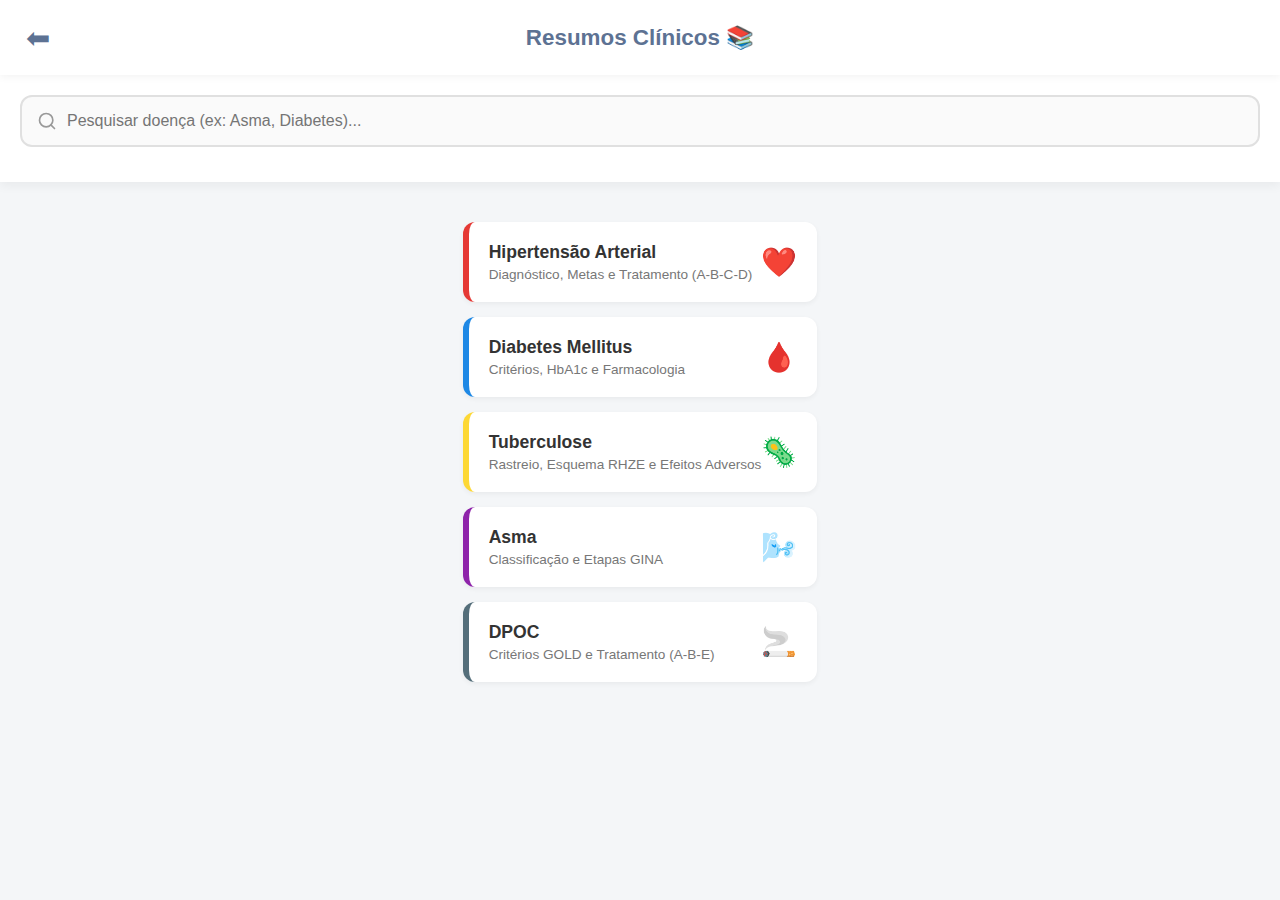
<file: resumos.html>
<!DOCTYPE html>
<html lang="pt-BR">
<head>
    <meta charset="UTF-8">
    <meta name="viewport" content="width=device-width, initial-scale=1.0">
    <title>Resumos Clínicos</title>
    <link rel="stylesheet" href="style.css">
    <style>
        /* Estilo da Lista de Resumos */
        .search-container { 
            background: #fff; 
            padding: 20px; 
            position: sticky; 
            top: 55px; 
            z-index: 90; 
            box-shadow: 0 4px 10px rgba(0,0,0,0.05);
        }
        
        .search-box { 
            width: 100%; 
            padding: 15px 15px 15px 45px; /* Espaço para o ícone */
            border: 2px solid #E0E0E0; 
            border-radius: 12px; 
            font-size: 1rem; 
            background: #FAFAFA url('data:image/svg+xml;utf8,<svg xmlns="http://www.w3.org/2000/svg" width="20" height="20" viewBox="0 0 24 24" fill="none" stroke="%23999" stroke-width="2" stroke-linecap="round" stroke-linejoin="round"><circle cx="11" cy="11" r="8"></circle><line x1="21" y1="21" x2="16.65" y2="16.65"></line></svg>') no-repeat 15px center;
            transition: all 0.3s;
        }
        .search-box:focus { border-color: var(--primary); background-color: #fff; outline: none; }

        /* Grid de Doenças */
        .disease-grid {
            display: grid;
            grid-template-columns: 1fr; /* Lista vertical em celular fica melhor para leitura */
            gap: 15px;
            padding: 20px;
        }

        .disease-card {
            background: white;
            padding: 20px;
            border-radius: 12px;
            border-left: 6px solid #ccc;
            box-shadow: 0 2px 5px rgba(0,0,0,0.05);
            text-decoration: none;
            color: #333;
            display: flex;
            align-items: center;
            justify-content: space-between;
            transition: transform 0.2s;
        }
        
        .disease-card:hover { transform: translateY(-3px); box-shadow: 0 5px 15px rgba(0,0,0,0.1); }
        
        .d-info { display: flex; flex-direction: column; }
        .d-title { font-weight: 800; font-size: 1.1rem; margin-bottom: 4px; }
        .d-desc { font-size: 0.85rem; color: #777; }
        .d-icon { font-size: 1.8rem; }

        /* Cores Específicas */
        .border-red { border-left-color: #E53935; }
        .border-blue { border-left-color: #1E88E5; }
        .border-yellow { border-left-color: #FDD835; }
        .border-purple { border-left-color: #8E24AA; }
        .border-grey { border-left-color: #546E7A; }

        /* Mensagem "Não encontrado" */
        .no-results { text-align: center; color: #999; margin-top: 30px; display: none; }
    </style>
</head>
<body>

    <header class="app-header">
        <button class="back-btn" onclick="window.location.href='index.html'">⬅</button>
        <div class="app-title">Resumos Clínicos 📚</div>
    </header>

    <div class="search-container">
        <input type="text" id="disease-search" class="search-box" placeholder="Pesquisar doença (ex: Asma, Diabetes)..." onkeyup="filterDiseases()">
    </div>

    <div class="container">
        <div id="disease-list" class="disease-grid">
            
            <a href="resumo_has.html" class="disease-card border-red" data-name="hipertensão arterial has pressão alta">
                <div class="d-info">
                    <span class="d-title">Hipertensão Arterial</span>
                    <span class="d-desc">Diagnóstico, Metas e Tratamento (A-B-C-D)</span>
                </div>
                <span class="d-icon">❤️</span>
            </a>

            <a href="resumo_dm.html" class="disease-card border-blue" data-name="diabetes mellitus dm2 glicemia">
                <div class="d-info">
                    <span class="d-title">Diabetes Mellitus</span>
                    <span class="d-desc">Critérios, HbA1c e Farmacologia</span>
                </div>
                <span class="d-icon">🩸</span>
            </a>

            <a href="resumo_tb.html" class="disease-card border-yellow" data-name="tuberculose tb tosse sintomático respiratório">
                <div class="d-info">
                    <span class="d-title">Tuberculose</span>
                    <span class="d-desc">Rastreio, Esquema RHZE e Efeitos Adversos</span>
                </div>
                <span class="d-icon">🦠</span>
            </a>

            <a href="resumo_asma.html" class="disease-card border-purple" data-name="asma sibilância gina bronquite">
                <div class="d-info">
                    <span class="d-title">Asma</span>
                    <span class="d-desc">Classificação e Etapas GINA</span>
                </div>
                <span class="d-icon">🌬️</span>
            </a>

            <a href="resumo_dpoc.html" class="disease-card border-grey" data-name="dpoc enfisema tabagismo gold">
                <div class="d-info">
                    <span class="d-title">DPOC</span>
                    <span class="d-desc">Critérios GOLD e Tratamento (A-B-E)</span>
                </div>
                <span class="d-icon">🚬</span>
            </a>

        </div>
        
        <div id="no-results" class="no-results">
            Nenhuma doença encontrada.
        </div>
    </div>

    <script>
        function filterDiseases() {
            const input = document.getElementById('disease-search');
            const filter = input.value.toLowerCase();
            const list = document.getElementById('disease-list');
            const cards = list.getElementsByClassName('disease-card');
            let visibleCount = 0;

            for (let i = 0; i < cards.length; i++) {
                const keywords = cards[i].getAttribute('data-name');
                if (keywords.includes(filter)) {
                    cards[i].style.display = "flex";
                    visibleCount++;
                } else {
                    cards[i].style.display = "none";
                }
            }

            document.getElementById('no-results').style.display = visibleCount === 0 ? 'block' : 'none';
        }
    </script>
</body>
</html>
</file>
<file: style.css>
/* --- Design System V11 (Tamanhos Fixos Obrigatórios) --- */
:root {
    --bg-body: #F4F6F8;
    --primary: #5D7293;
    --accent: #37474F;
    --text-dark: #2C3E50;
    --white: #FFFFFF;
    
    /* Cores Pastel */
    --pastel-pink: #F8BBD0;
    --pastel-blue: #BBDEFB;
    --pastel-green: #C8E6C9;
    
    /* Cores de Alerta */
    --success: #66BB6A;
    --warning: #FFA726;
    --danger: #EF5350;
    
    --radius: 16px;
    --shadow: 0 4px 10px rgba(0,0,0,0.06);
}

body {
    font-family: 'Segoe UI', Roboto, Helvetica, Arial, sans-serif;
    background-color: var(--bg-body);
    color: var(--text-dark);
    margin: 0; padding: 0; min-height: 100vh;
    display: flex; flex-direction: column;
}

.app-header {
    background: var(--white);
    padding: 10px;
    text-align: center;
    box-shadow: 0 2px 8px rgba(0,0,0,0.05);
    position: sticky; top: 0; z-index: 100;
    height: 55px; display: flex; align-items: center; justify-content: center;
}
.app-title { font-size: 1.4rem; font-weight: 800; color: var(--primary); margin: 0; }
.back-btn { position: absolute; left: 20px; background:none; border:none; font-size:1.8rem; cursor:pointer; color:var(--primary); text-decoration:none; }

.container { max-width: 900px; margin: 0 auto; padding: 20px; flex: 1; }

/* --- MENUS --- */
.menu-grid, .menu-grid-home {
    display: grid;
    grid-template-columns: 1fr 1fr 1fr; /* 3 colunas padrão */
    gap: 20px;
    margin-top: 20px;
}

/* Home Cards (Tela Inicial) */
.home-card {
    padding: 20px 10px;
    border-radius: var(--radius);
    text-align: center;
    text-decoration: none;
    color: #444;
    box-shadow: var(--shadow);
    transition: transform 0.2s;
    display: flex; flex-direction: column; justify-content: center; align-items: center;
    border: none;
    height: 160px; /* Altura FIXA para a Home */
}
.home-card:hover { transform: translateY(-5px); }
.home-card .card-icon { font-size: 3.5rem; display: block; margin-bottom: 10px; } 
.home-card .card-title { font-size: 1.2rem; font-weight: 800; text-transform: uppercase; letter-spacing: 0.5px; }

.bg-pastel-pink { background-color: var(--pastel-pink); }
.bg-pastel-blue { background-color: var(--pastel-blue); }
.bg-pastel-green { background-color: var(--pastel-green); }

/* Menu Interno (Criança, Adulto, Idoso) */
/* AQUI ESTÁ A MÁGICA DO TAMANHO IGUAL */
.menu-card {
    background: var(--white); 
    padding: 15px 10px;
    border-radius: var(--radius);
    box-shadow: var(--shadow); 
    text-align: center; 
    cursor: pointer;
    border-bottom: 5px solid #ddd;
    transition: transform 0.2s;
    text-decoration: none;
    color: inherit;
    
    /* Propriedades para garantir tamanho igual */
    display: flex; 
    flex-direction: column; 
    align-items: center; 
    justify-content: center; /* Centraliza verticalmente */
    height: 190px !important; /* Altura FIXA e OBRIGATÓRIA */
    width: 100%; 
    box-sizing: border-box;
}
.menu-card:hover { transform: translateY(-3px); }
.menu-card .card-icon { font-size: 3rem; margin-bottom: 15px; display:block; line-height: 1; }
.menu-card .card-title { font-weight: 700; font-size: 1rem; color: #455A64; line-height: 1.3; }
.menu-card .card-sub { font-size: 0.8rem; color: #888; font-weight: normal; margin-top: 4px; }

/* Cores de Borda */
.b-blue { border-color: #42A5F5; }
.b-purple { border-color: #AB47BC; }
.b-orange { border-color: #FFA726; }
.b-green { border-color: #66BB6A; }
.border-ped { border-bottom-color: var(--pastel-pink); }
.border-adult { border-bottom-color: #BBDEFB; }
.border-sub { border-bottom-color: #AB47BC; }

/* IVCF e Cores Idoso */
.border-green { border-bottom-color: #66BB6A; }
.border-purple { border-bottom-color: #7E57C2; }
.border-orange { border-bottom-color: #FFA726; }
.border-blue { border-bottom-color: #42A5F5; }
.border-red { border-bottom-color: #EF5350; }

/* Responsividade */
@media (max-width: 650px) {
    .menu-grid, .menu-grid-home { grid-template-columns: 1fr 1fr; }
}

/* --- INTERFACE GERAL --- */
.view-section { display: none; animation: fadeIn 0.3s ease; }
@keyframes fadeIn { from{opacity:0;transform:translateY(10px)} to{opacity:1;transform:translateY(0)} }

.calc-box { background: var(--white); padding: 25px; border-radius: var(--radius); box-shadow: var(--shadow); margin-bottom: 25px; }

h3 { margin-top: 0; color: var(--primary); display: flex; justify-content: space-between; align-items: center; border-bottom: 2px solid #f0f0f0; padding-bottom: 12px; margin-bottom: 20px; font-size: 1.3rem; font-weight: 800; }

label { display: block; margin-bottom: 6px; font-weight: 700; color: #546E7A; font-size: 0.9rem; }
input, select { width: 100%; padding: 12px; border: 2px solid #E0E0E0; border-radius: 10px; box-sizing: border-box; font-size: 1rem; margin-bottom: 15px; background-color: #FAFAFA; }
input:focus, select:focus { outline: none; border-color: var(--primary); background-color: #fff; }

.btn-calc {
    width: 100%; padding: 16px; border: none; border-radius: 12px;
    font-size: 1.1rem; font-weight: 800; color: white; cursor: pointer;
    background: var(--primary); margin-top: 10px;
    transition: opacity 0.2s; box-shadow: 0 4px 8px rgba(93, 114, 147, 0.25);
}
.btn-calc:hover { opacity: 0.95; }

/* --- COMPONENTES ESPECÍFICOS --- */

/* Vacinação */
.filter-container { display: flex; gap: 10px; margin-bottom: 20px; }
.filter-btn { flex: 1; padding: 12px; border: 1px solid #ddd; background: #fff; border-radius: 10px; cursor: pointer; font-weight: bold; color: #666; transition: all 0.2s; font-size: 0.95rem; }
.filter-btn.active { background: #EC407A; color: white; border-color: #EC407A; box-shadow: 0 4px 10px rgba(236, 64, 122, 0.3); transform: scale(1.02); }

.vac-card { background: white; border-radius: 12px; padding: 18px; margin-bottom: 15px; border-left: 6px solid #EC407A; box-shadow: 0 3px 6px rgba(0,0,0,0.05); }
.vac-title { font-weight: 900; font-size: 1.1rem; color: #333; margin-bottom: 8px; display: flex; justify-content: space-between; align-items: center; }
.vac-subtitle { font-size: 0.9rem; color: #666; font-weight: 600; margin-bottom: 10px; display: block; }
.vac-detail { font-size: 0.95rem; color: #444; background: #FCE4EC; padding: 10px; border-radius: 8px; margin-top: 8px; line-height: 1.5; }
.vac-obs { font-size: 0.85rem; color: #888; font-style: italic; margin-top: 6px; }

.vac-block-item { background: #F9FAFB; border: 1px solid #E0E0E0; border-radius: 8px; padding: 12px; margin-top: 10px; display: flex; flex-direction: column; }
.vac-block-title { font-weight: 800; color: #455A64; font-size: 1rem; }
.vac-block-info { font-size: 0.85rem; color: #78909C; margin-top: 3px; }

/* Macetes */
.macete-box { background: #E3F2FD; border: 2px dashed #64B5F6; border-radius: 12px; padding: 20px; margin-bottom: 25px; display: none; }
.macete-item { margin-bottom: 10px; font-size: 1rem; color: #1565C0; display: flex; align-items: flex-start; gap: 8px; }
.macete-tag { background: #1976D2; color: white; padding: 3px 8px; border-radius: 6px; font-weight: bold; font-size: 0.8rem; white-space: nowrap; margin-top: 2px; }

/* Z-Score */
.z-result-card { background: #fff; border: 1px solid #eee; border-left-width: 6px; border-radius: 12px; padding: 15px; margin-bottom: 10px; display: flex; justify-content: space-between; align-items: center; box-shadow: 0 2px 5px rgba(0,0,0,0.03); }
.z-info { display: flex; flex-direction: column; }
.z-title { font-weight: 700; color: #555; font-size: 0.95rem; text-transform: uppercase; margin-bottom: 3px; }
.z-val { font-size: 1.5rem; font-weight: 900; color: #333; line-height: 1; }
.z-badge { padding: 6px 12px; border-radius: 20px; font-size: 0.85rem; font-weight: 700; color: white; text-align: center; }
.c-red { border-left-color: #EF5350; } .c-red .z-badge { background: #EF5350; }
.c-orange { border-left-color: #FFA726; } .c-orange .z-badge { background: #FFA726; }
.c-green { border-left-color: #66BB6A; } .c-green .z-badge { background: #66BB6A; }

/* Checkbox/Radio */
.checkbox-group { display: flex; flex-direction: column; gap: 10px; }
.chk-item { display: flex; align-items: center; gap: 10px; cursor: pointer; padding: 8px; border: 1px solid #eee; border-radius: 8px; transition: background 0.2s; }
.chk-item:hover { background: #f9f9f9; }
.chk-item input { width: 20px; height: 20px; margin: 0; accent-color: var(--primary); }
.radio-opt { display: flex; align-items: center; gap: 10px; margin-bottom: 8px; cursor: pointer; padding: 5px 0; }
.radio-opt input { width: 18px; height: 18px; margin: 0; accent-color: var(--primary); }

/* Listas Adulto */
.vaccine-list { list-style: none; padding: 0; margin: 0; }
.vaccine-item { margin-bottom: 12px; border: 1px solid #eee; border-radius: 10px; overflow: hidden; }
.vaccine-header { background: #f5f7fa; padding: 12px 15px; cursor: pointer; display: flex; align-items: center; gap: 10px; font-weight: 600; color: #455A64; transition: background 0.2s; }
.vaccine-header:hover { background: #eceff1; }
.vaccine-content { padding: 15px; display: none; background: #fff; font-size: 0.9rem; color: #555; line-height: 1.5; border-top: 1px solid #eee; }

/* Beers (Avançado) */
.beers-tabs { display: flex; gap: 10px; margin-bottom: 20px; flex-wrap: wrap; }
.beers-tab-btn { flex: 1; padding: 12px; border: none; background: #ECEFF1; border-radius: 8px; cursor: pointer; font-weight: 700; color: #546E7A; transition: 0.3s; min-width: 120px; }
.beers-tab-btn.active { background: #EF5350; color: white; box-shadow: 0 4px 10px rgba(239, 83, 80, 0.3); }

.beers-group-wrapper { margin-bottom: 25px; }
.beers-class-header { background: #FFEBEE; padding: 12px 15px; font-weight: 800; color: #C62828; border-radius: 8px; margin-bottom: 10px; font-size: 1rem; text-transform: uppercase; letter-spacing: 1px; border-left: 5px solid #EF5350; }

.drug-item { padding: 15px; border-radius: 10px; margin-bottom: 10px; border: 1px solid #eee; background: #fff; display: flex; flex-direction: column; }
.drug-name { font-weight: 800; font-size: 1.1rem; color: #333; }
.drug-brand { font-size: 0.85rem; color: #1976D2; font-style: italic; margin-bottom: 5px; display: block; }
.drug-reason { font-size: 0.9rem; color: #555; margin-top: 5px; line-height: 1.4; border-left: 3px solid #EF5350; padding-left: 10px; }
.drug-renal { font-size: 0.85rem; background: #E0F7FA; color: #006064; padding: 5px 10px; border-radius: 4px; margin-top: 8px; display: inline-block; font-weight: 600; }

.condition-select { width: 100%; padding: 15px; border: 2px solid #EF5350; border-radius: 12px; font-size: 1rem; color: #333; font-weight: 600; background: #fff; margin-bottom: 20px; }

/* Lawton Wide */
.lawton-opts { display: flex; gap: 8px; width: 100%; margin-top:8px; }
.lawton-opt-btn { flex: 1; text-align: center; padding: 16px 5px; border: 1px solid #ddd; background: #fafafa; cursor: pointer; border-radius: 8px; font-size: 0.95rem; font-weight: 600; color: #666; transition: all 0.2s; display:flex; align-items:center; justify-content:center; }
.lawton-opt-btn:hover { background: #f0f0f0; }
.lawton-opt-btn input { display: none; } 
.l-selected { background: #FFE0B2 !important; border-color: #FB8C00 !important; color: #E65100 !important; font-weight: 800; box-shadow: 0 2px 5px rgba(251, 140, 0, 0.2); transform: scale(1.02); }

/* Resultados */
.result-box { margin-top: 20px; padding: 20px; border-radius: 12px; text-align: center; display: none; background: #F8F9FA; border: 1px solid #eee; }
.result-val { font-size: 2rem; font-weight: 900; margin-bottom: 5px; }

/* Footer */
footer { text-align: center; padding: 30px; color: #90A4AE; font-size: 0.85rem; border-top: 1px solid #eee; margin-top: 40px; background: #fff; }

.modal { display: none; position: fixed; top: 0; left: 0; width: 100%; height: 100%; background: rgba(0,0,0,0.6); z-index: 2000; align-items: center; justify-content: center; }
.modal-content { background: white; padding: 30px; border-radius: 16px; max-width: 90%; width: 420px; position: relative; }
.close-modal { position: absolute; top: 15px; right: 20px; font-size: 1.5rem; cursor: pointer; }
</file>
